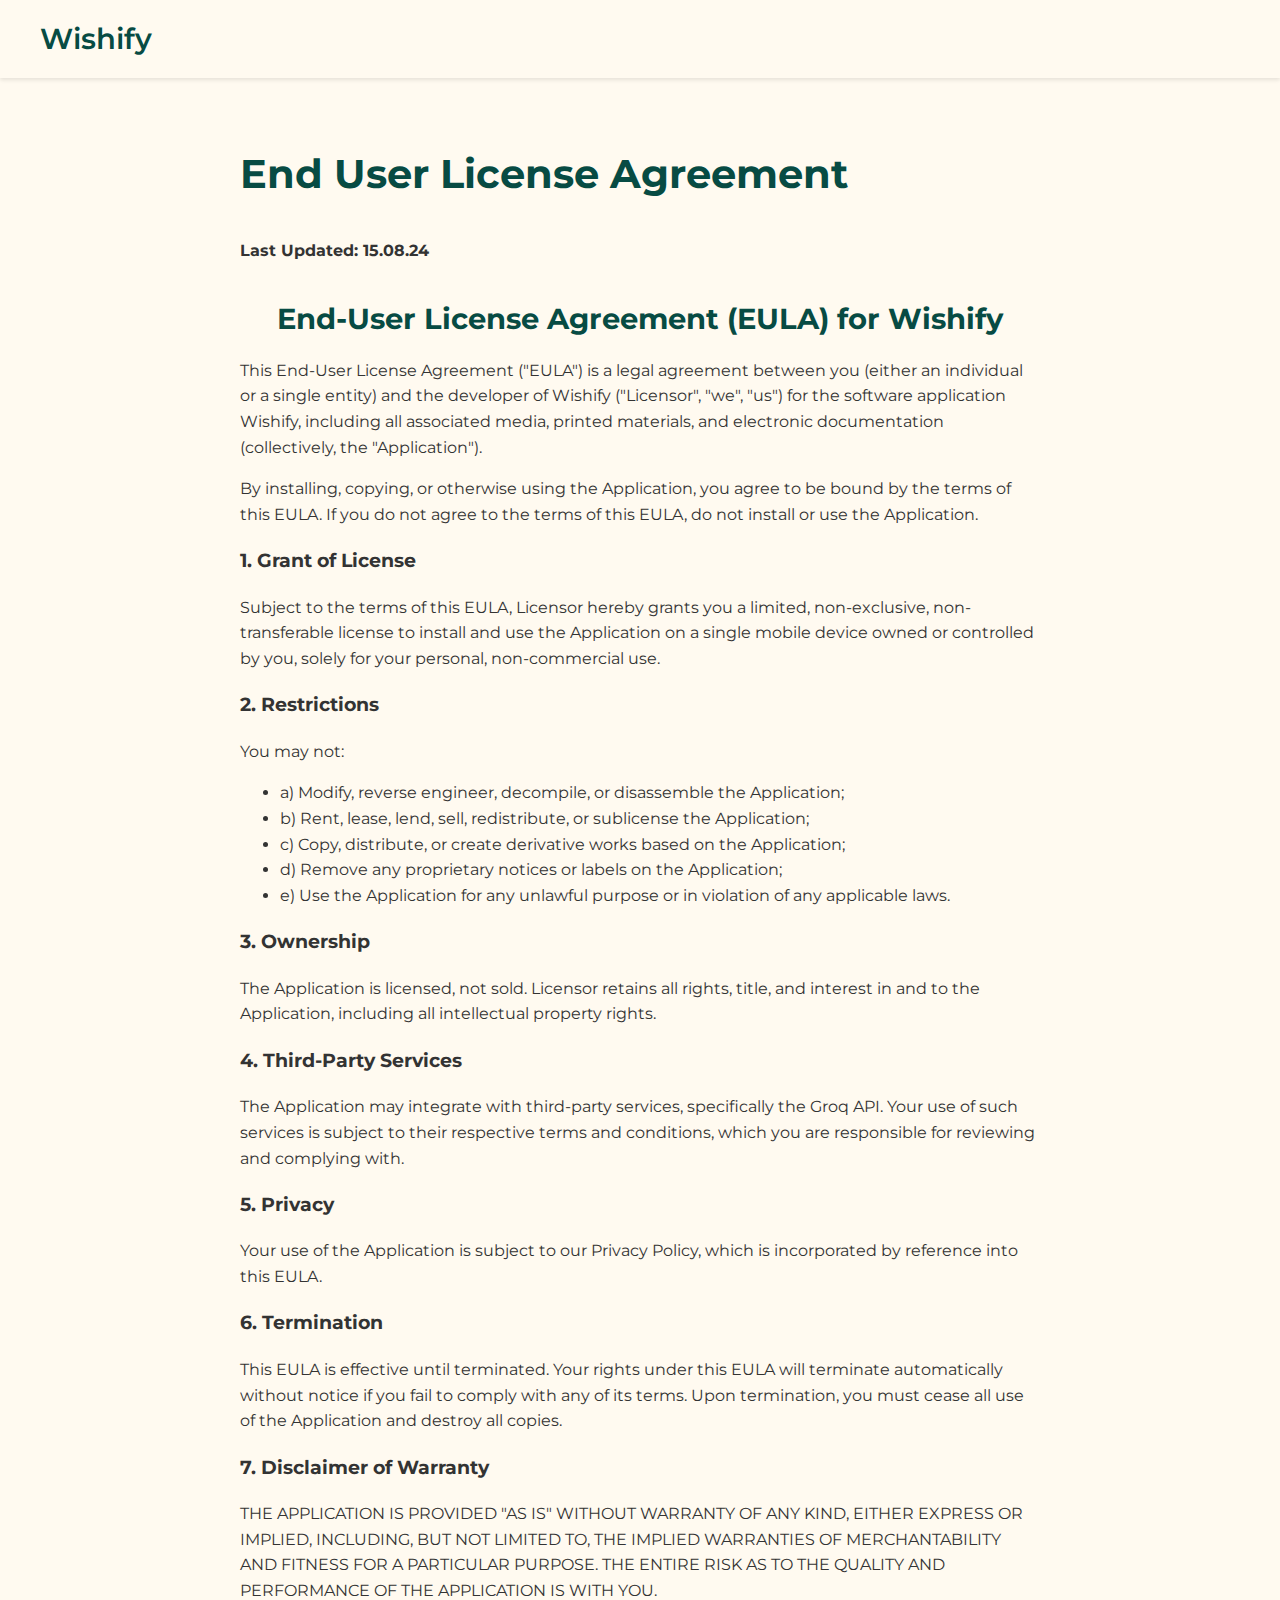
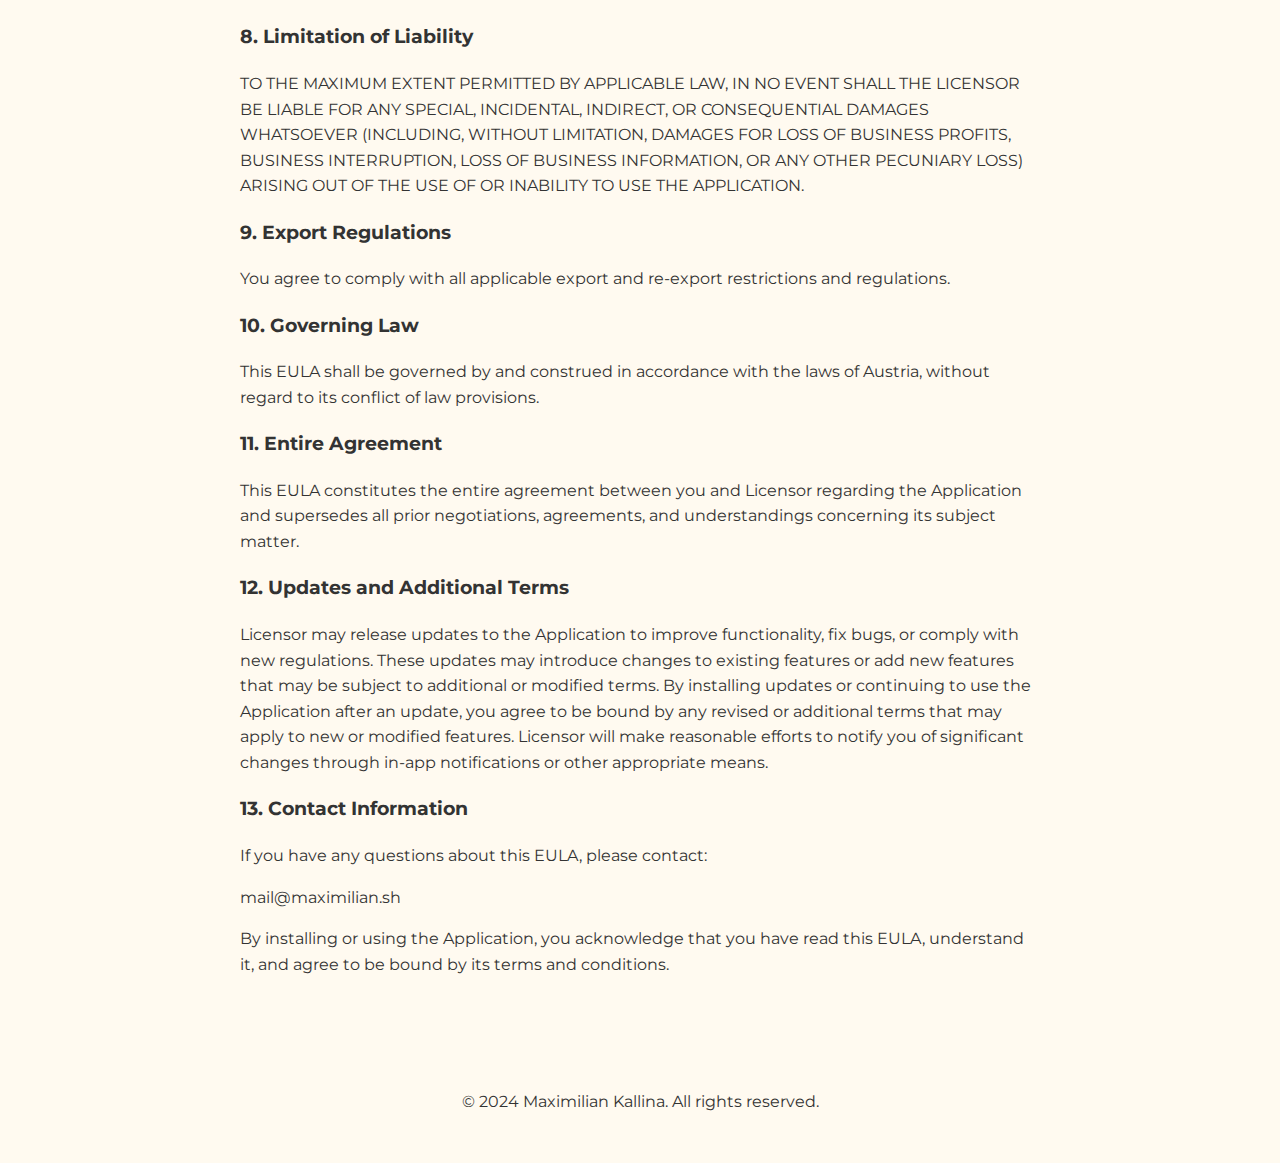
<file: eula.html>
<!DOCTYPE html>
<html lang="en">
    <head>
        <meta charset="UTF-8" />
        <meta name="viewport" content="width=device-width, initial-scale=1.0" />
        <title>Wishify - End User License Agreement</title>
        <link href="https://fonts.googleapis.com/css2?family=Montserrat:wght@300;400;600&display=swap" rel="stylesheet" />
        <link rel="stylesheet" href="styles.css" />
    </head>
    <body>
        <header>
            <nav>
                <a href="index.html" class="logo">Wishify</a>
            </nav>
        </header>
        <main>
            <div class="legal-content">
                <h1>End User License Agreement</h1>
                <p><strong>Last Updated: 15.08.24</strong></p>

                <h2>End-User License Agreement (EULA) for Wishify</h2>
                <p>
                    This End-User License Agreement ("EULA") is a legal agreement between you (either an individual or a single entity) and
                    the developer of Wishify ("Licensor", "we", "us") for the software application Wishify, including all associated media,
                    printed materials, and electronic documentation (collectively, the "Application").
                </p>

                <p>
                    By installing, copying, or otherwise using the Application, you agree to be bound by the terms of this EULA. If you do
                    not agree to the terms of this EULA, do not install or use the Application.
                </p>

                <h3>1. Grant of License</h3>
                <p>
                    Subject to the terms of this EULA, Licensor hereby grants you a limited, non-exclusive, non-transferable license to
                    install and use the Application on a single mobile device owned or controlled by you, solely for your personal,
                    non-commercial use.
                </p>

                <h3>2. Restrictions</h3>
                <p>You may not:</p>
                <ul>
                    <li>a) Modify, reverse engineer, decompile, or disassemble the Application;</li>
                    <li>b) Rent, lease, lend, sell, redistribute, or sublicense the Application;</li>
                    <li>c) Copy, distribute, or create derivative works based on the Application;</li>
                    <li>d) Remove any proprietary notices or labels on the Application;</li>
                    <li>e) Use the Application for any unlawful purpose or in violation of any applicable laws.</li>
                </ul>

                <h3>3. Ownership</h3>
                <p>
                    The Application is licensed, not sold. Licensor retains all rights, title, and interest in and to the Application,
                    including all intellectual property rights.
                </p>

                <h3>4. Third-Party Services</h3>
                <p>
                    The Application may integrate with third-party services, specifically the Groq API. Your use of such services is subject
                    to their respective terms and conditions, which you are responsible for reviewing and complying with.
                </p>

                <h3>5. Privacy</h3>
                <p>Your use of the Application is subject to our Privacy Policy, which is incorporated by reference into this EULA.</p>

                <h3>6. Termination</h3>
                <p>
                    This EULA is effective until terminated. Your rights under this EULA will terminate automatically without notice if you
                    fail to comply with any of its terms. Upon termination, you must cease all use of the Application and destroy all
                    copies.
                </p>

                <h3>7. Disclaimer of Warranty</h3>
                <p>
                    THE APPLICATION IS PROVIDED "AS IS" WITHOUT WARRANTY OF ANY KIND, EITHER EXPRESS OR IMPLIED, INCLUDING, BUT NOT LIMITED
                    TO, THE IMPLIED WARRANTIES OF MERCHANTABILITY AND FITNESS FOR A PARTICULAR PURPOSE. THE ENTIRE RISK AS TO THE QUALITY
                    AND PERFORMANCE OF THE APPLICATION IS WITH YOU.
                </p>

                <h3>8. Limitation of Liability</h3>
                <p>
                    TO THE MAXIMUM EXTENT PERMITTED BY APPLICABLE LAW, IN NO EVENT SHALL THE LICENSOR BE LIABLE FOR ANY SPECIAL, INCIDENTAL,
                    INDIRECT, OR CONSEQUENTIAL DAMAGES WHATSOEVER (INCLUDING, WITHOUT LIMITATION, DAMAGES FOR LOSS OF BUSINESS PROFITS,
                    BUSINESS INTERRUPTION, LOSS OF BUSINESS INFORMATION, OR ANY OTHER PECUNIARY LOSS) ARISING OUT OF THE USE OF OR INABILITY
                    TO USE THE APPLICATION.
                </p>

                <h3>9. Export Regulations</h3>
                <p>You agree to comply with all applicable export and re-export restrictions and regulations.</p>

                <h3>10. Governing Law</h3>
                <p>
                    This EULA shall be governed by and construed in accordance with the laws of Austria, without regard to its conflict of
                    law provisions.
                </p>

                <h3>11. Entire Agreement</h3>
                <p>
                    This EULA constitutes the entire agreement between you and Licensor regarding the Application and supersedes all prior
                    negotiations, agreements, and understandings concerning its subject matter.
                </p>

                <h3>12. Updates and Additional Terms</h3>
                <p>
                    Licensor may release updates to the Application to improve functionality, fix bugs, or comply with new regulations.
                    These updates may introduce changes to existing features or add new features that may be subject to additional or
                    modified terms. By installing updates or continuing to use the Application after an update, you agree to be bound by any
                    revised or additional terms that may apply to new or modified features. Licensor will make reasonable efforts to notify
                    you of significant changes through in-app notifications or other appropriate means.
                </p>

                <h3>13. Contact Information</h3>
                <p>If you have any questions about this EULA, please contact:</p>
                <p><a href="mailto:mail@maximilian.sh" class="link">mail@maximilian.sh</a></p>

                <p>
                    By installing or using the Application, you acknowledge that you have read this EULA, understand it, and agree to be
                    bound by its terms and conditions.
                </p>
            </div>
        </main>
        <footer>
            <p>&copy; 2024 <a href="https://maximilian.sh" class="link">Maximilian Kallina</a>. All rights reserved.</p>
        </footer>
    </body>
</html>
</file>
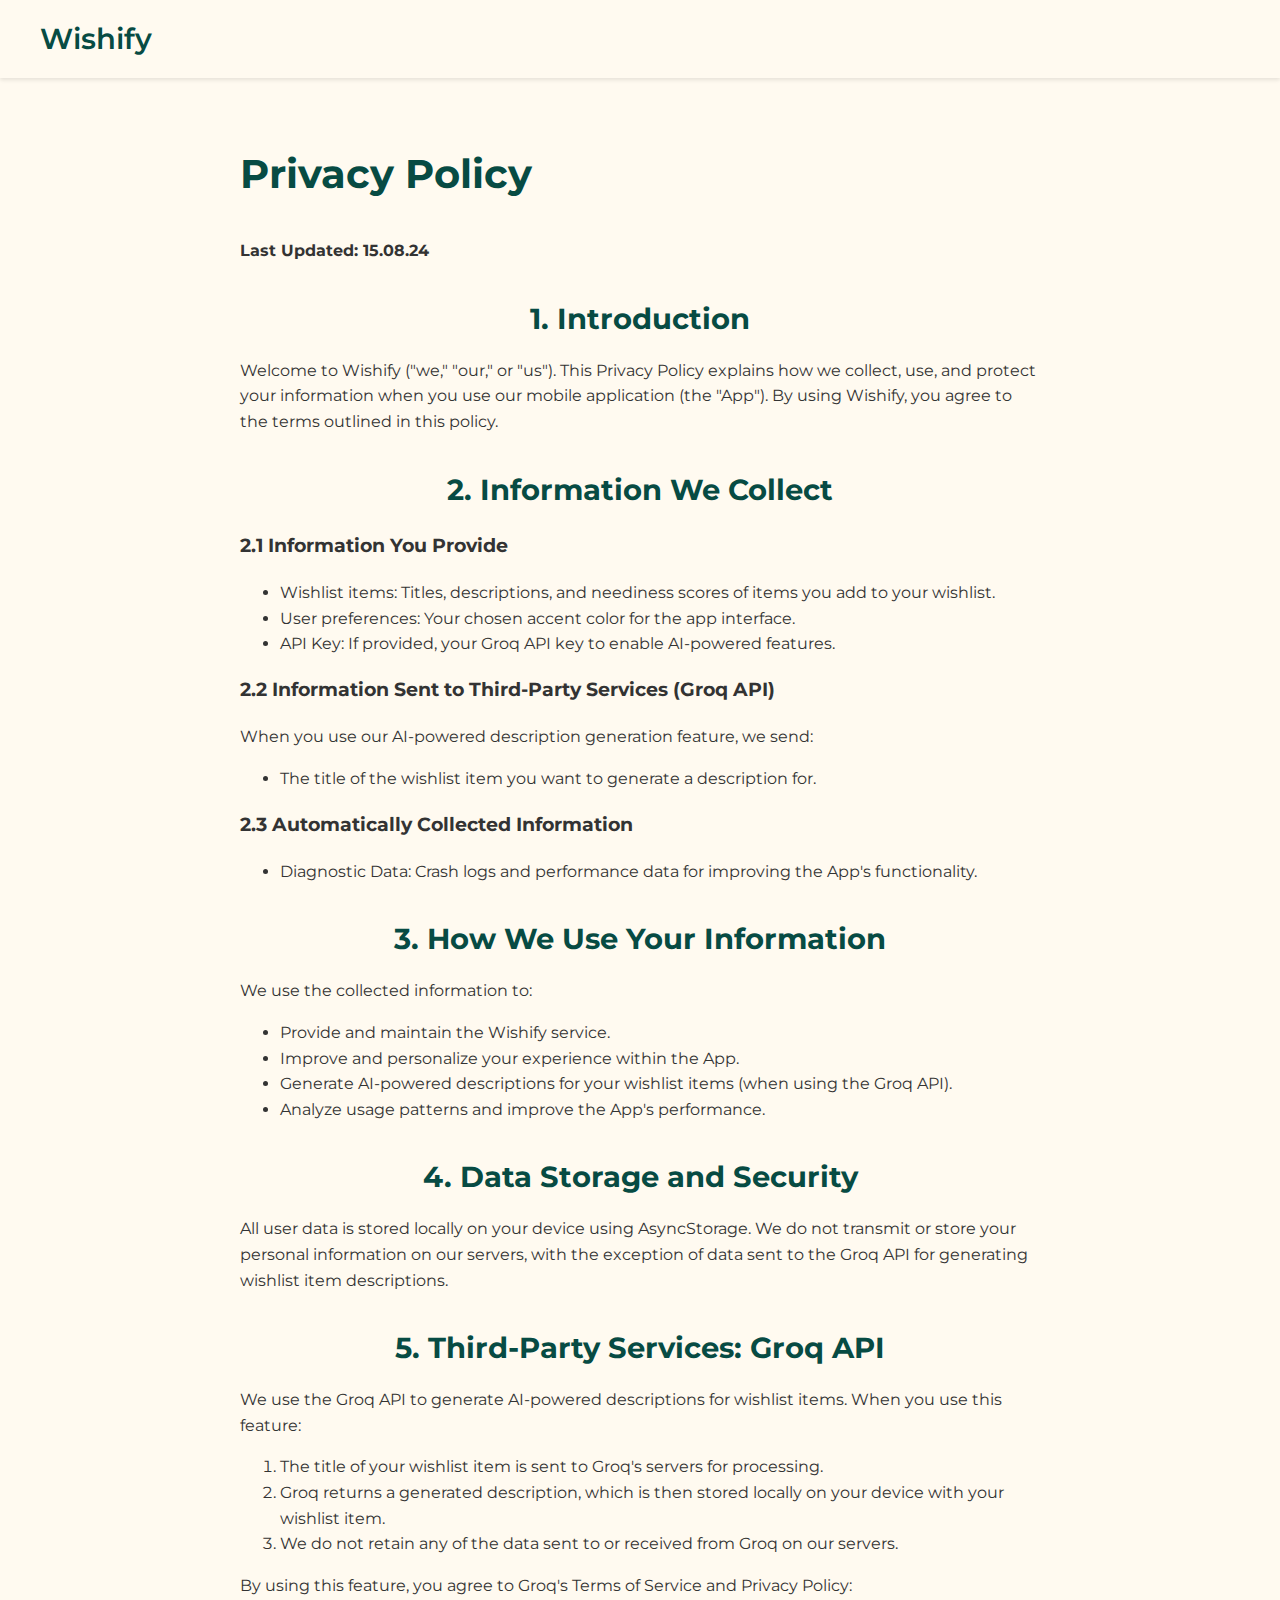
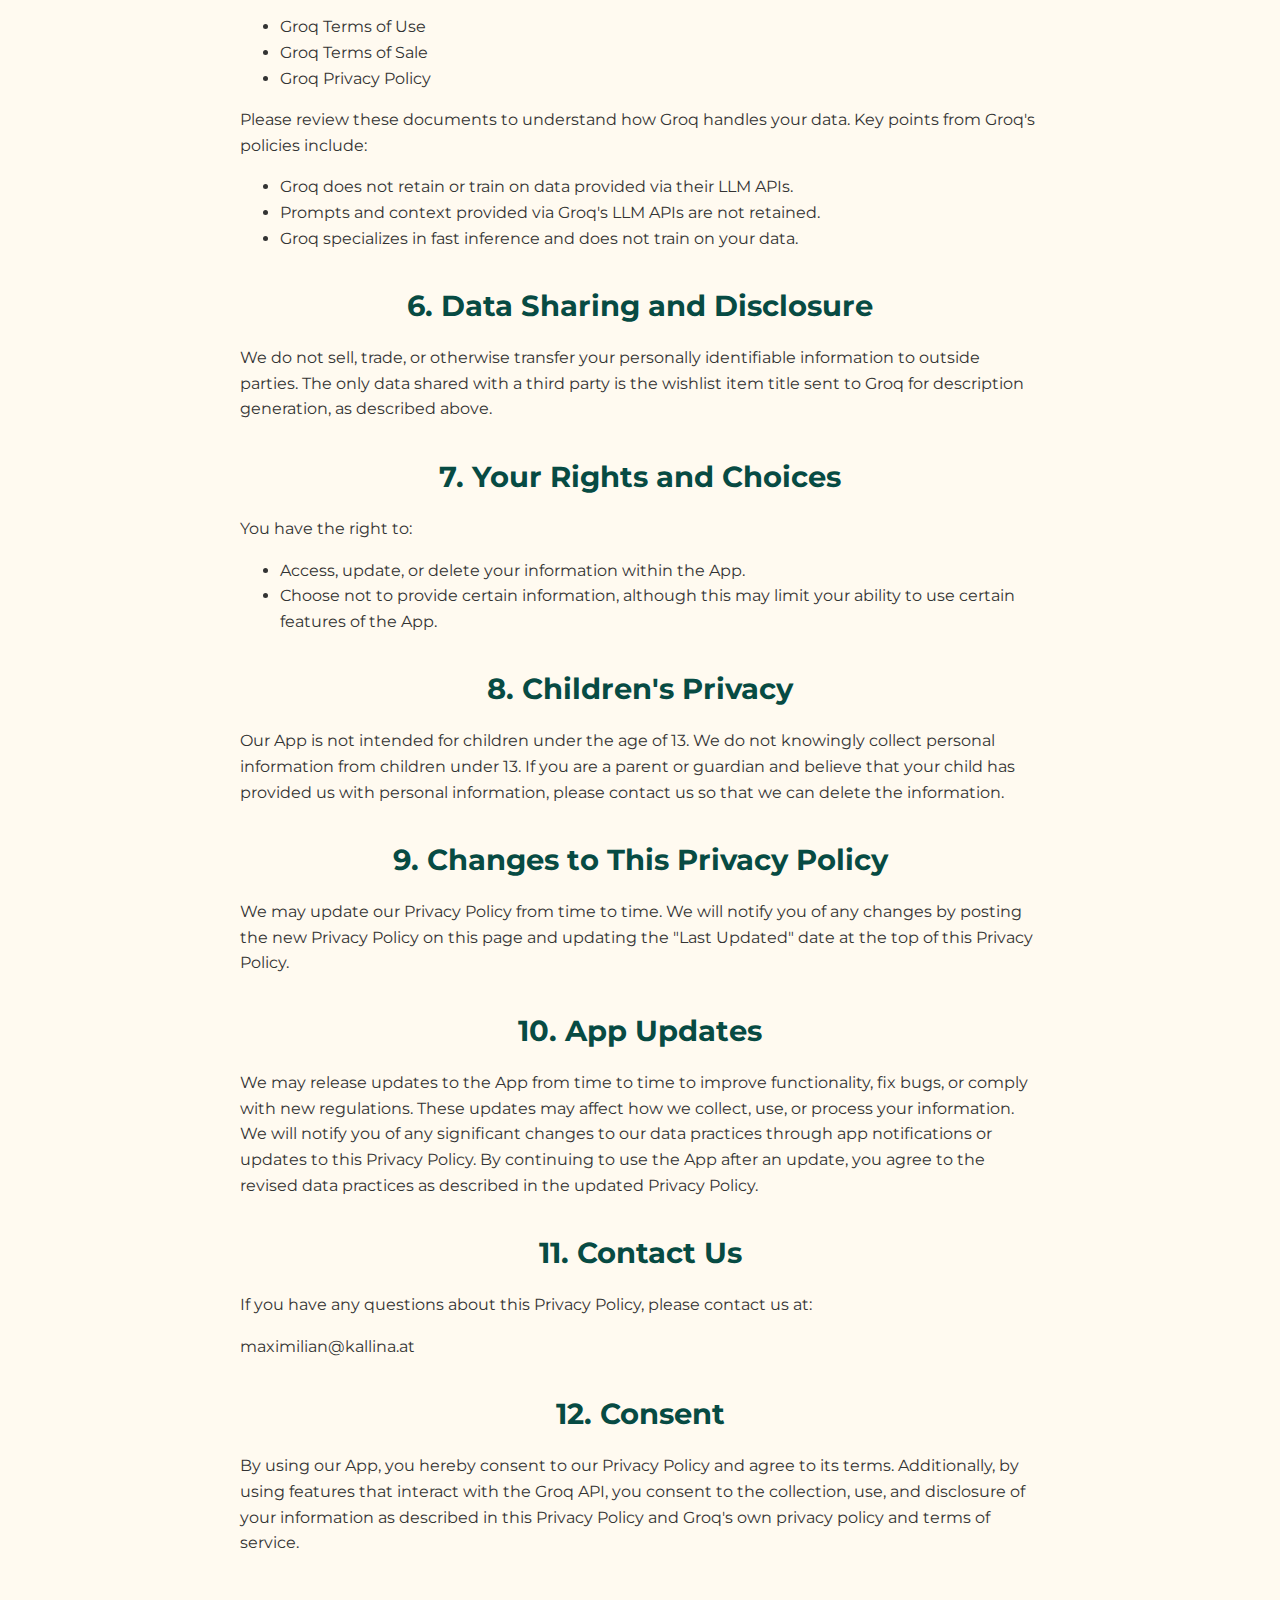
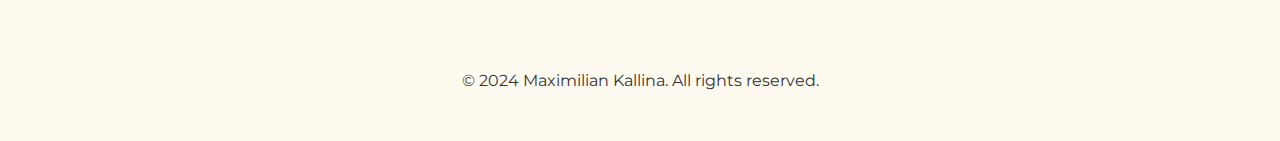
<file: privacy.html>
<!DOCTYPE html>
<html lang="en">
    <head>
        <meta charset="UTF-8" />
        <meta name="viewport" content="width=device-width, initial-scale=1.0" />
        <title>Wishify - Privacy Policy</title>
        <link href="https://fonts.googleapis.com/css2?family=Montserrat:wght@300;400;600&display=swap" rel="stylesheet" />
        <link rel="stylesheet" href="styles.css" />
    </head>
    <body>
        <header>
            <nav>
                <a href="index.html" class="logo">Wishify</a>
            </nav>
        </header>
        <main>
            <div class="legal-content">
                <h1>Privacy Policy</h1>
                <p><strong>Last Updated: 15.08.24</strong></p>

                <h2>1. Introduction</h2>
                <p>
                    Welcome to Wishify ("we," "our," or "us"). This Privacy Policy explains how we collect, use, and protect your
                    information when you use our mobile application (the "App"). By using Wishify, you agree to the terms outlined in this
                    policy.
                </p>

                <h2>2. Information We Collect</h2>
                <h3>2.1 Information You Provide</h3>
                <ul>
                    <li>Wishlist items: Titles, descriptions, and neediness scores of items you add to your wishlist.</li>
                    <li>User preferences: Your chosen accent color for the app interface.</li>
                    <li>API Key: If provided, your Groq API key to enable AI-powered features.</li>
                </ul>

                <h3>2.2 Information Sent to Third-Party Services (Groq API)</h3>
                <p>When you use our AI-powered description generation feature, we send:</p>
                <ul>
                    <li>The title of the wishlist item you want to generate a description for.</li>
                </ul>

                <h3>2.3 Automatically Collected Information</h3>
                <ul>
                    <li>Diagnostic Data: Crash logs and performance data for improving the App's functionality.</li>
                </ul>

                <h2>3. How We Use Your Information</h2>
                <p>We use the collected information to:</p>
                <ul>
                    <li>Provide and maintain the Wishify service.</li>
                    <li>Improve and personalize your experience within the App.</li>
                    <li>Generate AI-powered descriptions for your wishlist items (when using the Groq API).</li>
                    <li>Analyze usage patterns and improve the App's performance.</li>
                </ul>

                <h2>4. Data Storage and Security</h2>
                <p>
                    All user data is stored locally on your device using AsyncStorage. We do not transmit or store your personal information
                    on our servers, with the exception of data sent to the Groq API for generating wishlist item descriptions.
                </p>

                <h2>5. Third-Party Services: Groq API</h2>
                <p>We use the Groq API to generate AI-powered descriptions for wishlist items. When you use this feature:</p>
                <ol>
                    <li>The title of your wishlist item is sent to Groq's servers for processing.</li>
                    <li>Groq returns a generated description, which is then stored locally on your device with your wishlist item.</li>
                    <li>We do not retain any of the data sent to or received from Groq on our servers.</li>
                </ol>
                <p>By using this feature, you agree to Groq's Terms of Service and Privacy Policy:</p>
                <ul>
                    <li><a href="https://groq.com/terms-of-use/" class="link">Groq Terms of Use</a></li>
                    <li><a href="https://groq.com/terms-of-sale/" class="link">Groq Terms of Sale</a></li>
                    <li><a href="https://groq.com/privacy-policy/" class="link">Groq Privacy Policy</a></li>
                </ul>
                <p>Please review these documents to understand how Groq handles your data. Key points from Groq's policies include:</p>
                <ul>
                    <li>Groq does not retain or train on data provided via their LLM APIs.</li>
                    <li>Prompts and context provided via Groq's LLM APIs are not retained.</li>
                    <li>Groq specializes in fast inference and does not train on your data.</li>
                </ul>

                <h2>6. Data Sharing and Disclosure</h2>
                <p>
                    We do not sell, trade, or otherwise transfer your personally identifiable information to outside parties. The only data
                    shared with a third party is the wishlist item title sent to Groq for description generation, as described above.
                </p>

                <h2>7. Your Rights and Choices</h2>
                <p>You have the right to:</p>
                <ul>
                    <li>Access, update, or delete your information within the App.</li>
                    <li>
                        Choose not to provide certain information, although this may limit your ability to use certain features of the App.
                    </li>
                </ul>

                <h2>8. Children's Privacy</h2>
                <p>
                    Our App is not intended for children under the age of 13. We do not knowingly collect personal information from children
                    under 13. If you are a parent or guardian and believe that your child has provided us with personal information, please
                    contact us so that we can delete the information.
                </p>

                <h2>9. Changes to This Privacy Policy</h2>
                <p>
                    We may update our Privacy Policy from time to time. We will notify you of any changes by posting the new Privacy Policy
                    on this page and updating the "Last Updated" date at the top of this Privacy Policy.
                </p>

                <h2>10. App Updates</h2>
                <p>
                    We may release updates to the App from time to time to improve functionality, fix bugs, or comply with new regulations.
                    These updates may affect how we collect, use, or process your information. We will notify you of any significant changes
                    to our data practices through app notifications or updates to this Privacy Policy. By continuing to use the App after an
                    update, you agree to the revised data practices as described in the updated Privacy Policy.
                </p>

                <h2>11. Contact Us</h2>
                <p>If you have any questions about this Privacy Policy, please contact us at:</p>
                <p><a href="mailto:maximilian@kallina.at" class="link">maximilian@kallina.at</a></p>

                <h2>12. Consent</h2>
                <p>
                    By using our App, you hereby consent to our Privacy Policy and agree to its terms. Additionally, by using features that
                    interact with the Groq API, you consent to the collection, use, and disclosure of your information as described in this
                    Privacy Policy and Groq's own privacy policy and terms of service.
                </p>
            </div>
        </main>
        <footer>
            <p>&copy; 2024 <a href="https://maximilian.sh" class="link">Maximilian Kallina</a>. All rights reserved.</p>
        </footer>
    </body>
</html>
</file>
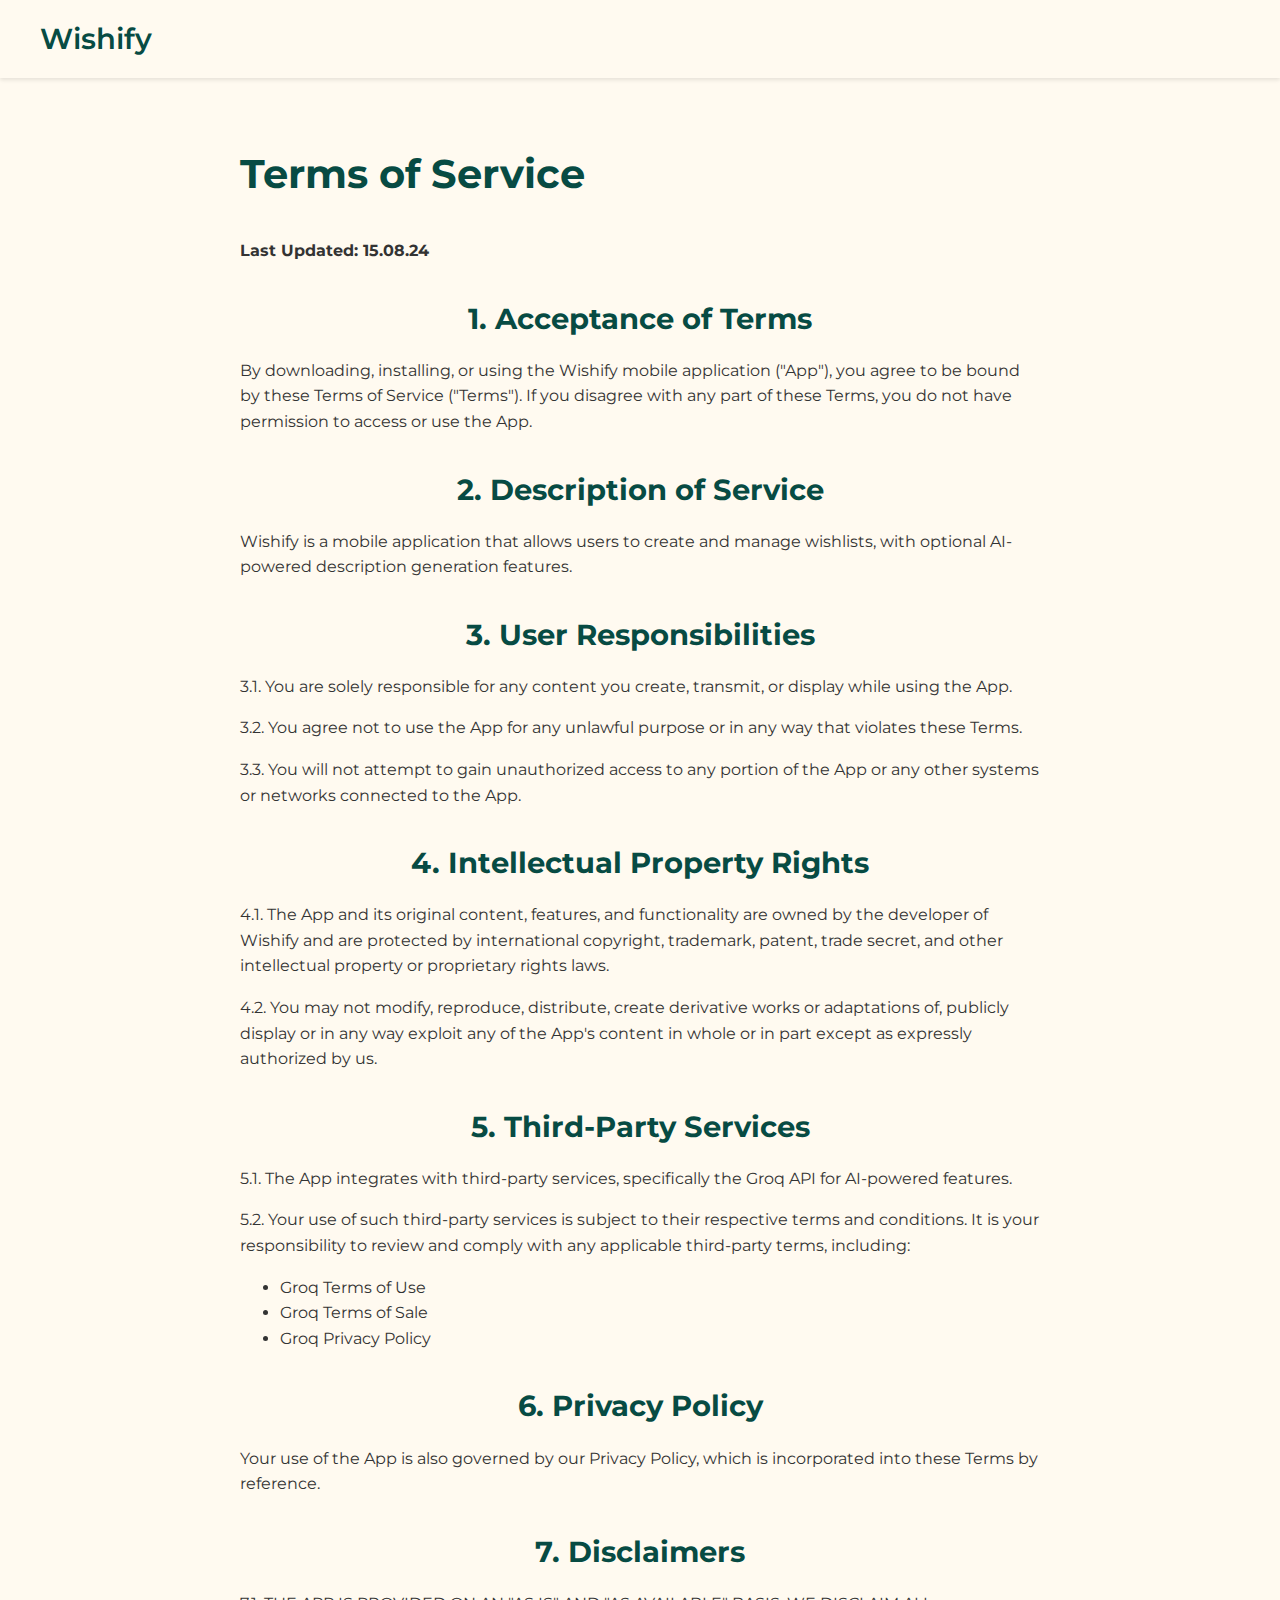
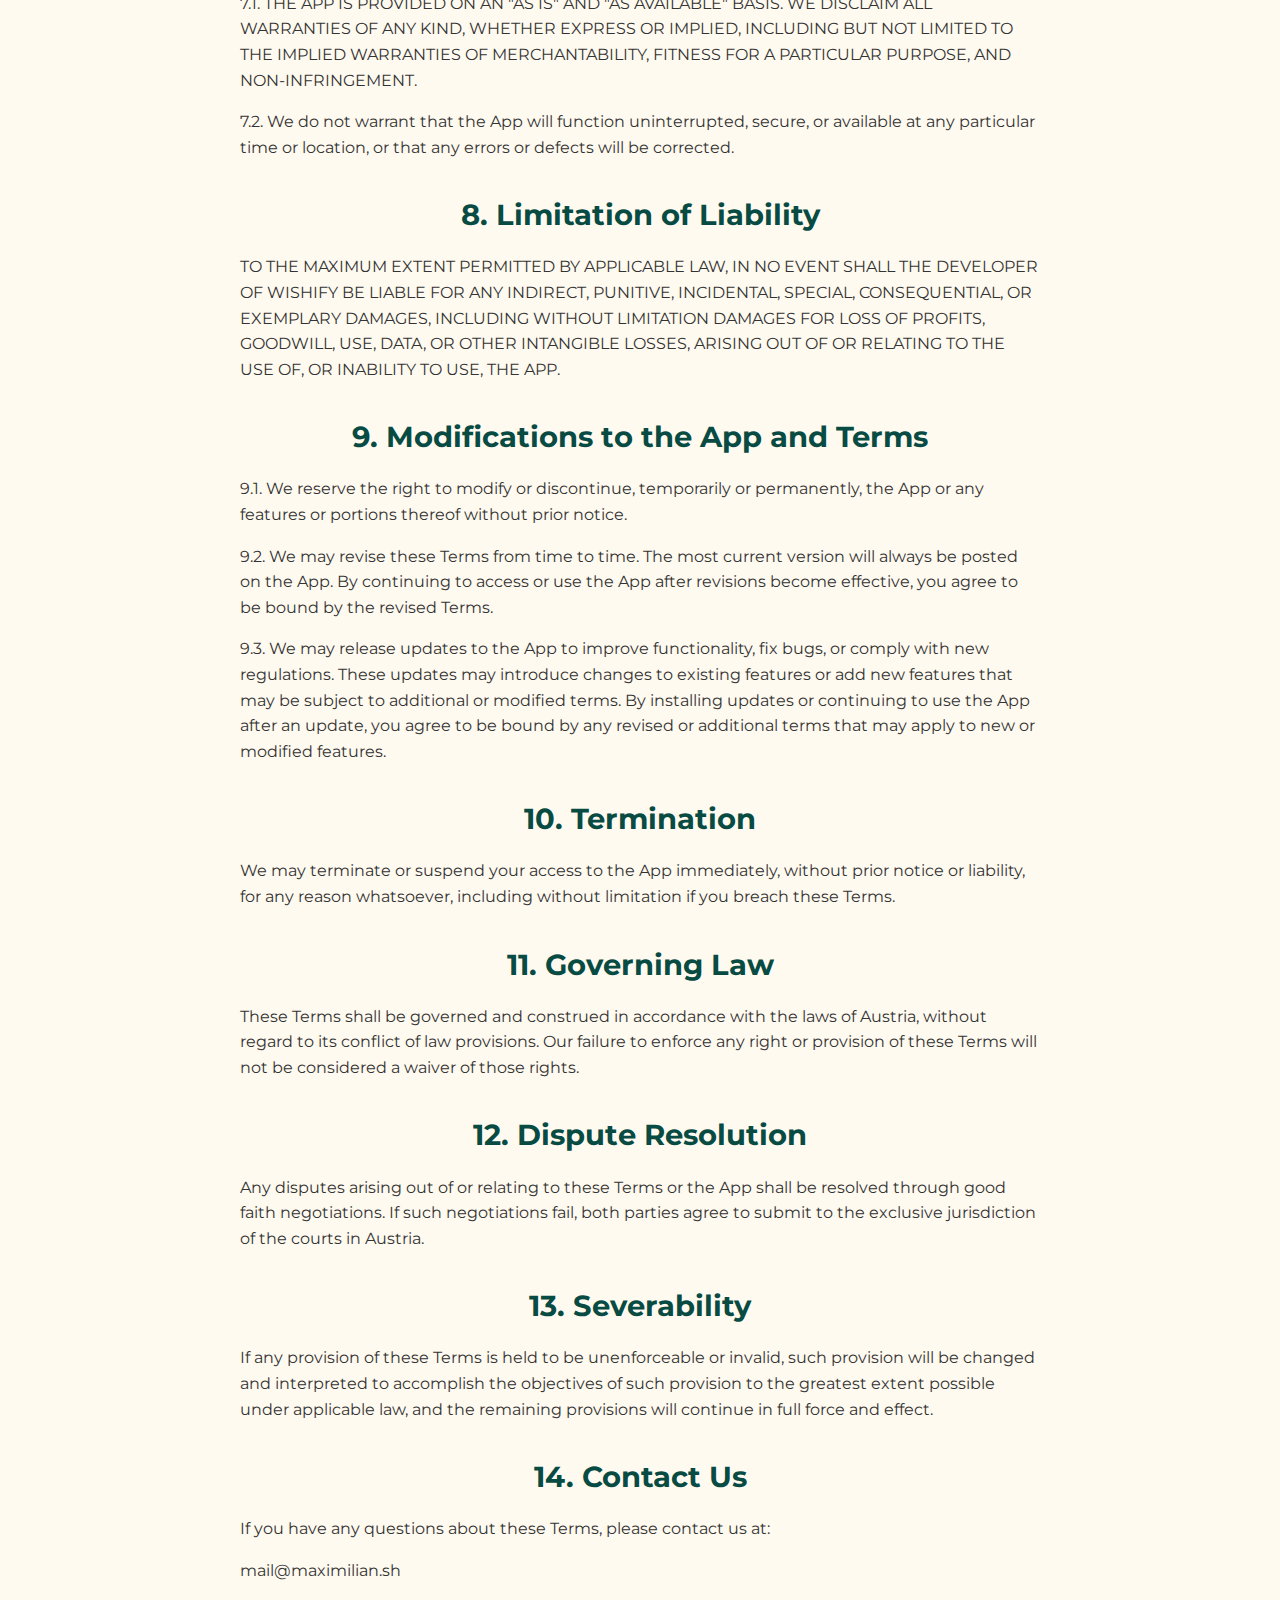
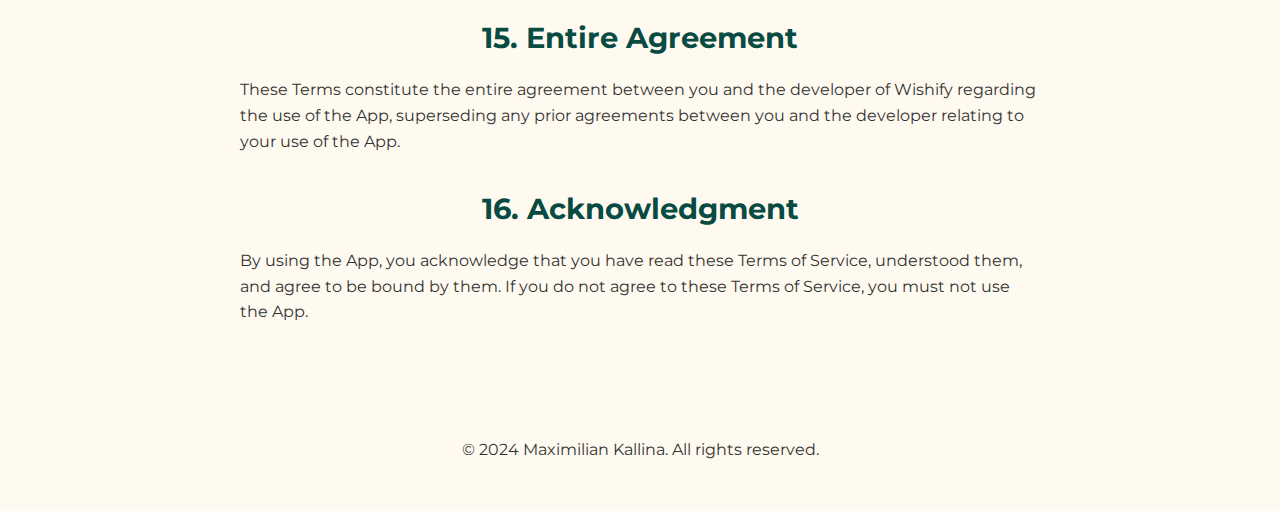
<file: termsofservice.html>
<!DOCTYPE html>
<html lang="en">
    <head>
        <meta charset="UTF-8" />
        <meta name="viewport" content="width=device-width, initial-scale=1.0" />
        <title>Wishify - Terms of Service</title>
        <link href="https://fonts.googleapis.com/css2?family=Montserrat:wght@300;400;600&display=swap" rel="stylesheet" />
        <link rel="stylesheet" href="styles.css" />
    </head>
    <body>
        <header>
            <nav>
                <a href="index.html" class="logo">Wishify</a>
            </nav>
        </header>
        <main>
            <div class="legal-content">
                <h1>Terms of Service</h1>
                <p><strong>Last Updated: 15.08.24</strong></p>

                <h2>1. Acceptance of Terms</h2>
                <p>
                    By downloading, installing, or using the Wishify mobile application ("App"), you agree to be bound by these Terms of
                    Service ("Terms"). If you disagree with any part of these Terms, you do not have permission to access or use the App.
                </p>

                <h2>2. Description of Service</h2>
                <p>
                    Wishify is a mobile application that allows users to create and manage wishlists, with optional AI-powered description
                    generation features.
                </p>

                <h2>3. User Responsibilities</h2>
                <p>3.1. You are solely responsible for any content you create, transmit, or display while using the App.</p>
                <p>3.2. You agree not to use the App for any unlawful purpose or in any way that violates these Terms.</p>
                <p>
                    3.3. You will not attempt to gain unauthorized access to any portion of the App or any other systems or networks
                    connected to the App.
                </p>

                <h2>4. Intellectual Property Rights</h2>
                <p>
                    4.1. The App and its original content, features, and functionality are owned by the developer of Wishify and are
                    protected by international copyright, trademark, patent, trade secret, and other intellectual property or proprietary
                    rights laws.
                </p>
                <p>
                    4.2. You may not modify, reproduce, distribute, create derivative works or adaptations of, publicly display or in any
                    way exploit any of the App's content in whole or in part except as expressly authorized by us.
                </p>

                <h2>5. Third-Party Services</h2>
                <p>5.1. The App integrates with third-party services, specifically the Groq API for AI-powered features.</p>
                <p>
                    5.2. Your use of such third-party services is subject to their respective terms and conditions. It is your
                    responsibility to review and comply with any applicable third-party terms, including:
                </p>
                <ul>
                    <li><a href="https://wow.groq.com/terms-of-use/" class="link">Groq Terms of Use</a></li>
                    <li><a href="https://console.groq.com/docs/terms-of-sale" class="link">Groq Terms of Sale</a></li>
                    <li><a href="https://wow.groq.com/privacy-policy/" class="link">Groq Privacy Policy</a></li>
                </ul>

                <h2>6. Privacy Policy</h2>
                <p>Your use of the App is also governed by our Privacy Policy, which is incorporated into these Terms by reference.</p>

                <h2>7. Disclaimers</h2>
                <p>
                    7.1. THE APP IS PROVIDED ON AN "AS IS" AND "AS AVAILABLE" BASIS. WE DISCLAIM ALL WARRANTIES OF ANY KIND, WHETHER EXPRESS
                    OR IMPLIED, INCLUDING BUT NOT LIMITED TO THE IMPLIED WARRANTIES OF MERCHANTABILITY, FITNESS FOR A PARTICULAR PURPOSE,
                    AND NON-INFRINGEMENT.
                </p>
                <p>
                    7.2. We do not warrant that the App will function uninterrupted, secure, or available at any particular time or
                    location, or that any errors or defects will be corrected.
                </p>

                <h2>8. Limitation of Liability</h2>
                <p>
                    TO THE MAXIMUM EXTENT PERMITTED BY APPLICABLE LAW, IN NO EVENT SHALL THE DEVELOPER OF WISHIFY BE LIABLE FOR ANY
                    INDIRECT, PUNITIVE, INCIDENTAL, SPECIAL, CONSEQUENTIAL, OR EXEMPLARY DAMAGES, INCLUDING WITHOUT LIMITATION DAMAGES FOR
                    LOSS OF PROFITS, GOODWILL, USE, DATA, OR OTHER INTANGIBLE LOSSES, ARISING OUT OF OR RELATING TO THE USE OF, OR INABILITY
                    TO USE, THE APP.
                </p>

                <h2>9. Modifications to the App and Terms</h2>
                <p>
                    9.1. We reserve the right to modify or discontinue, temporarily or permanently, the App or any features or portions
                    thereof without prior notice.
                </p>
                <p>
                    9.2. We may revise these Terms from time to time. The most current version will always be posted on the App. By
                    continuing to access or use the App after revisions become effective, you agree to be bound by the revised Terms.
                </p>
                <p>
                    9.3. We may release updates to the App to improve functionality, fix bugs, or comply with new regulations. These updates
                    may introduce changes to existing features or add new features that may be subject to additional or modified terms. By
                    installing updates or continuing to use the App after an update, you agree to be bound by any revised or additional
                    terms that may apply to new or modified features.
                </p>

                <h2>10. Termination</h2>
                <p>
                    We may terminate or suspend your access to the App immediately, without prior notice or liability, for any reason
                    whatsoever, including without limitation if you breach these Terms.
                </p>

                <h2>11. Governing Law</h2>
                <p>
                    These Terms shall be governed and construed in accordance with the laws of Austria, without regard to its conflict of
                    law provisions. Our failure to enforce any right or provision of these Terms will not be considered a waiver of those
                    rights.
                </p>

                <h2>12. Dispute Resolution</h2>
                <p>
                    Any disputes arising out of or relating to these Terms or the App shall be resolved through good faith negotiations. If
                    such negotiations fail, both parties agree to submit to the exclusive jurisdiction of the courts in Austria.
                </p>

                <h2>13. Severability</h2>
                <p>
                    If any provision of these Terms is held to be unenforceable or invalid, such provision will be changed and interpreted
                    to accomplish the objectives of such provision to the greatest extent possible under applicable law, and the remaining
                    provisions will continue in full force and effect.
                </p>

                <h2>14. Contact Us</h2>
                <p>If you have any questions about these Terms, please contact us at:</p>
                <p><a href="mailto:mail@maximilian.sh" class="link">mail@maximilian.sh</a></p>

                <h2>15. Entire Agreement</h2>
                <p>
                    These Terms constitute the entire agreement between you and the developer of Wishify regarding the use of the App,
                    superseding any prior agreements between you and the developer relating to your use of the App.
                </p>

                <h2>16. Acknowledgment</h2>
                <p>
                    By using the App, you acknowledge that you have read these Terms of Service, understood them, and agree to be bound by
                    them. If you do not agree to these Terms of Service, you must not use the App.
                </p>
            </div>
        </main>
        <footer>
            <p>&copy; 2024 <a href="https://maximilian.sh" class="link">Maximilian Kallina</a>. All rights reserved.</p>
        </footer>
    </body>
</html>
</file>
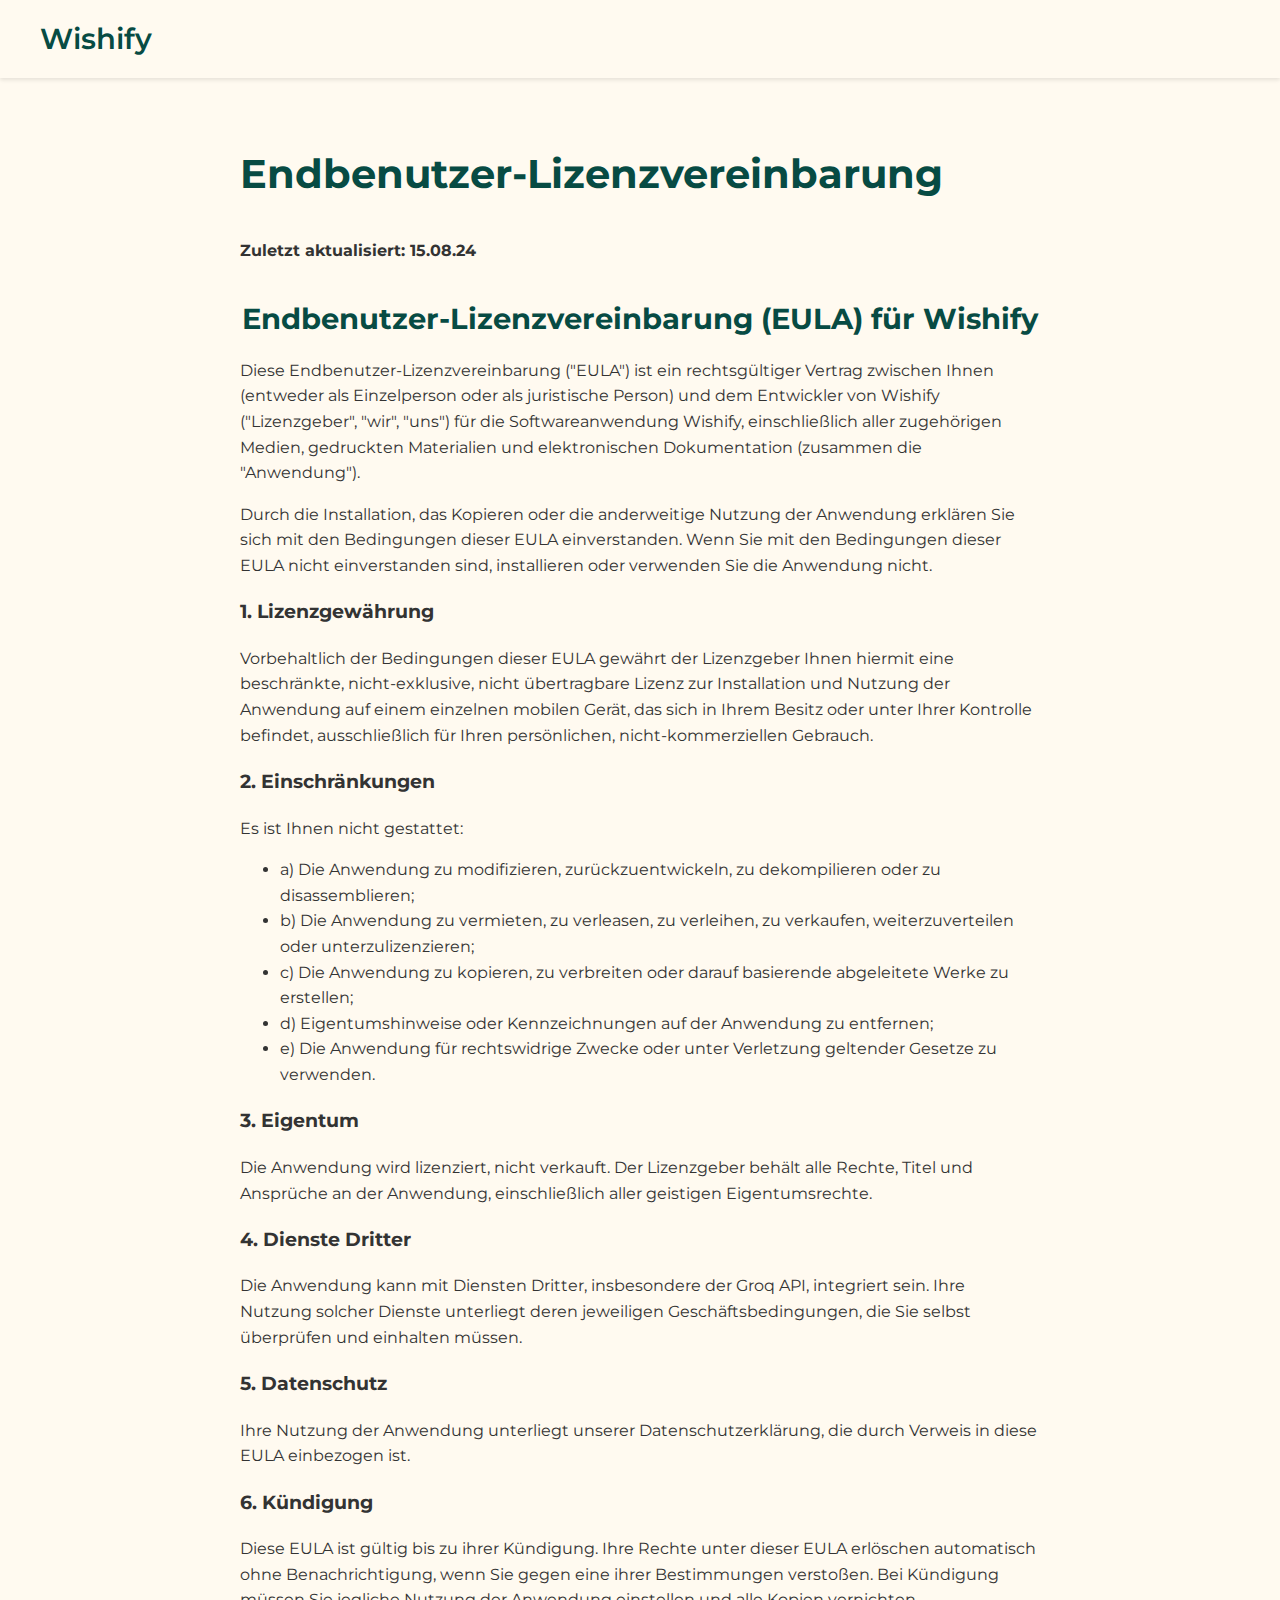
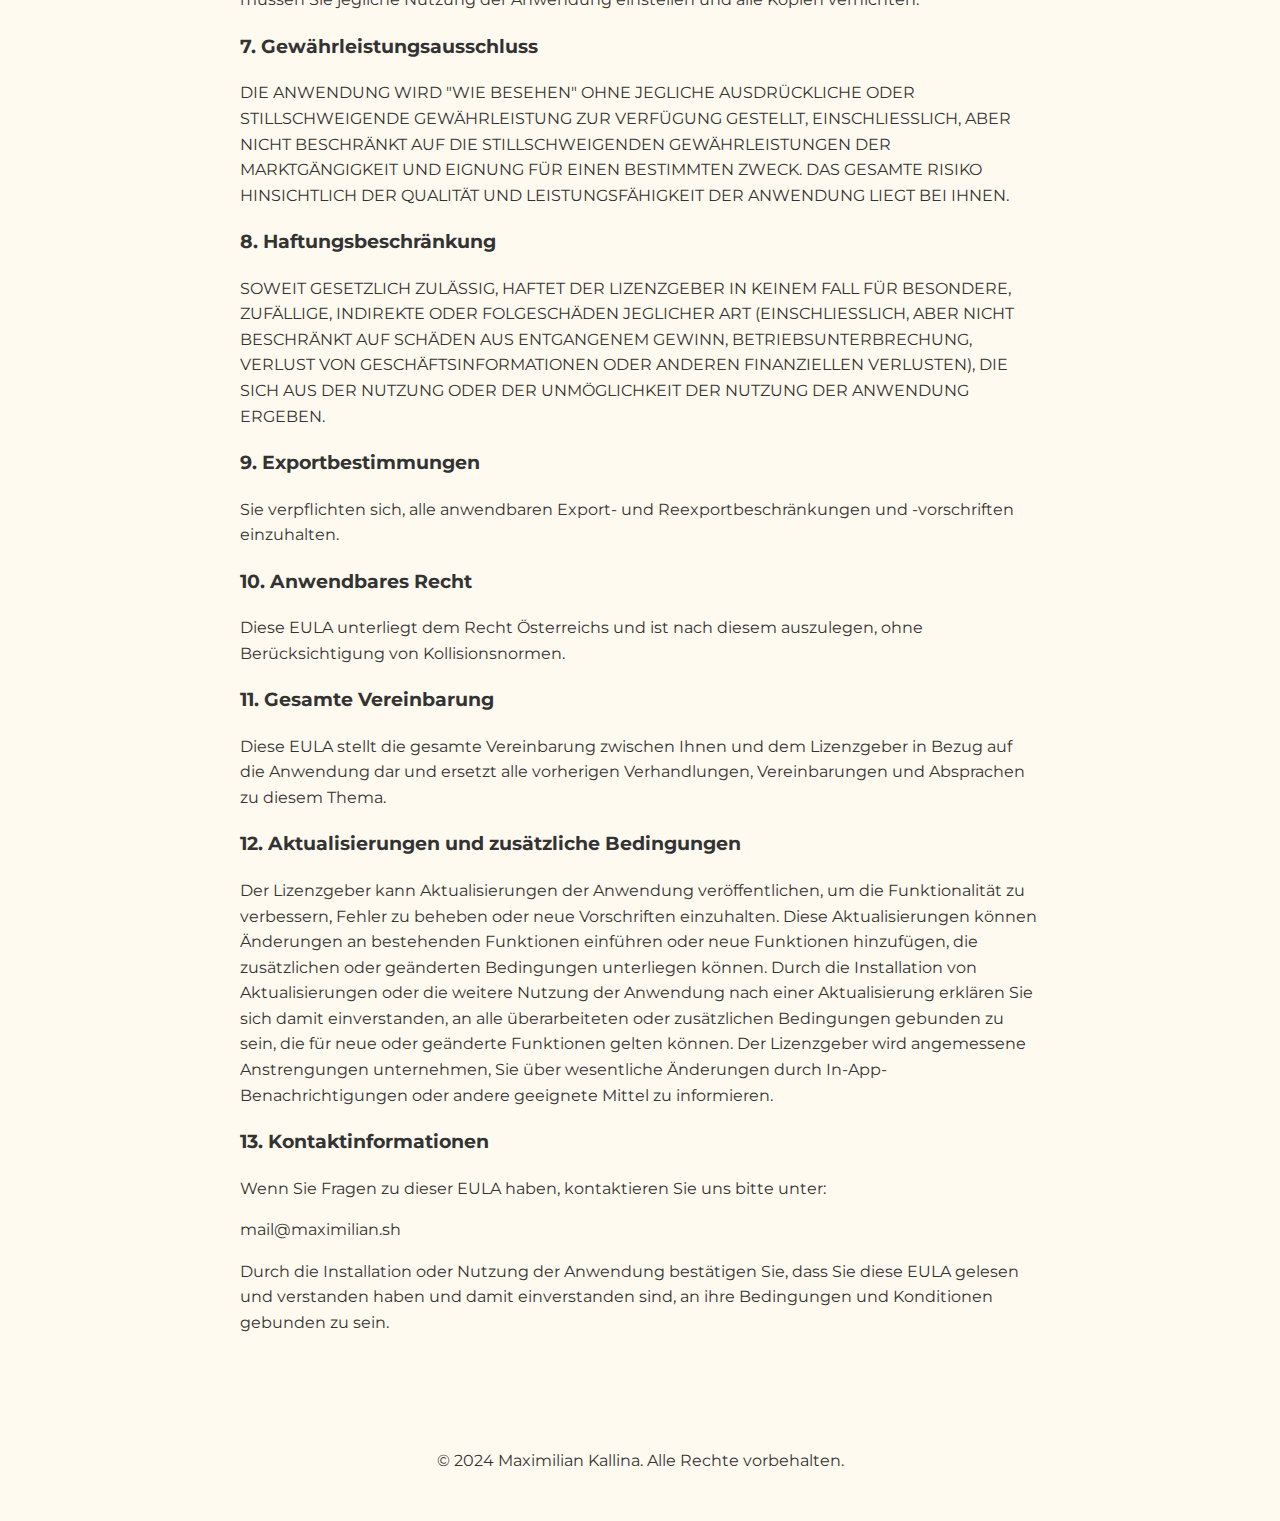
<file: de/eula.html>
<!DOCTYPE html>
<html lang="de">
    <head>
        <meta charset="UTF-8" />
        <meta name="viewport" content="width=device-width, initial-scale=1.0" />
        <title>Wishify - Endbenutzer-Lizenzvereinbarung</title>
        <link href="https://fonts.googleapis.com/css2?family=Montserrat:wght@300;400;600&display=swap" rel="stylesheet" />
        <link rel="stylesheet" href="../styles.css" />
    </head>
    <body>
        <header>
            <nav>
                <a href="index.html" class="logo">Wishify</a>
            </nav>
        </header>
        <main>
            <div class="legal-content">
                <h1>Endbenutzer-Lizenzvereinbarung</h1>
                <p><strong>Zuletzt aktualisiert: 15.08.24</strong></p>

                <h2>Endbenutzer-Lizenzvereinbarung (EULA) für Wishify</h2>
                <p>
                    Diese Endbenutzer-Lizenzvereinbarung ("EULA") ist ein rechtsgültiger Vertrag zwischen Ihnen (entweder als Einzelperson
                    oder als juristische Person) und dem Entwickler von Wishify ("Lizenzgeber", "wir", "uns") für die Softwareanwendung
                    Wishify, einschließlich aller zugehörigen Medien, gedruckten Materialien und elektronischen Dokumentation (zusammen die
                    "Anwendung").
                </p>

                <p>
                    Durch die Installation, das Kopieren oder die anderweitige Nutzung der Anwendung erklären Sie sich mit den Bedingungen
                    dieser EULA einverstanden. Wenn Sie mit den Bedingungen dieser EULA nicht einverstanden sind, installieren oder
                    verwenden Sie die Anwendung nicht.
                </p>

                <h3>1. Lizenzgewährung</h3>
                <p>
                    Vorbehaltlich der Bedingungen dieser EULA gewährt der Lizenzgeber Ihnen hiermit eine beschränkte, nicht-exklusive, nicht
                    übertragbare Lizenz zur Installation und Nutzung der Anwendung auf einem einzelnen mobilen Gerät, das sich in Ihrem
                    Besitz oder unter Ihrer Kontrolle befindet, ausschließlich für Ihren persönlichen, nicht-kommerziellen Gebrauch.
                </p>

                <h3>2. Einschränkungen</h3>
                <p>Es ist Ihnen nicht gestattet:</p>
                <ul>
                    <li>a) Die Anwendung zu modifizieren, zurückzuentwickeln, zu dekompilieren oder zu disassemblieren;</li>
                    <li>
                        b) Die Anwendung zu vermieten, zu verleasen, zu verleihen, zu verkaufen, weiterzuverteilen oder unterzulizenzieren;
                    </li>
                    <li>c) Die Anwendung zu kopieren, zu verbreiten oder darauf basierende abgeleitete Werke zu erstellen;</li>
                    <li>d) Eigentumshinweise oder Kennzeichnungen auf der Anwendung zu entfernen;</li>
                    <li>e) Die Anwendung für rechtswidrige Zwecke oder unter Verletzung geltender Gesetze zu verwenden.</li>
                </ul>

                <h3>3. Eigentum</h3>
                <p>
                    Die Anwendung wird lizenziert, nicht verkauft. Der Lizenzgeber behält alle Rechte, Titel und Ansprüche an der Anwendung,
                    einschließlich aller geistigen Eigentumsrechte.
                </p>

                <h3>4. Dienste Dritter</h3>
                <p>
                    Die Anwendung kann mit Diensten Dritter, insbesondere der Groq API, integriert sein. Ihre Nutzung solcher Dienste
                    unterliegt deren jeweiligen Geschäftsbedingungen, die Sie selbst überprüfen und einhalten müssen.
                </p>

                <h3>5. Datenschutz</h3>
                <p>Ihre Nutzung der Anwendung unterliegt unserer Datenschutzerklärung, die durch Verweis in diese EULA einbezogen ist.</p>

                <h3>6. Kündigung</h3>
                <p>
                    Diese EULA ist gültig bis zu ihrer Kündigung. Ihre Rechte unter dieser EULA erlöschen automatisch ohne Benachrichtigung,
                    wenn Sie gegen eine ihrer Bestimmungen verstoßen. Bei Kündigung müssen Sie jegliche Nutzung der Anwendung einstellen und
                    alle Kopien vernichten.
                </p>

                <h3>7. Gewährleistungsausschluss</h3>
                <p>
                    DIE ANWENDUNG WIRD "WIE BESEHEN" OHNE JEGLICHE AUSDRÜCKLICHE ODER STILLSCHWEIGENDE GEWÄHRLEISTUNG ZUR VERFÜGUNG
                    GESTELLT, EINSCHLIESSLICH, ABER NICHT BESCHRÄNKT AUF DIE STILLSCHWEIGENDEN GEWÄHRLEISTUNGEN DER MARKTGÄNGIGKEIT UND
                    EIGNUNG FÜR EINEN BESTIMMTEN ZWECK. DAS GESAMTE RISIKO HINSICHTLICH DER QUALITÄT UND LEISTUNGSFÄHIGKEIT DER ANWENDUNG
                    LIEGT BEI IHNEN.
                </p>

                <h3>8. Haftungsbeschränkung</h3>
                <p>
                    SOWEIT GESETZLICH ZULÄSSIG, HAFTET DER LIZENZGEBER IN KEINEM FALL FÜR BESONDERE, ZUFÄLLIGE, INDIREKTE ODER FOLGESCHÄDEN
                    JEGLICHER ART (EINSCHLIESSLICH, ABER NICHT BESCHRÄNKT AUF SCHÄDEN AUS ENTGANGENEM GEWINN, BETRIEBSUNTERBRECHUNG, VERLUST
                    VON GESCHÄFTSINFORMATIONEN ODER ANDEREN FINANZIELLEN VERLUSTEN), DIE SICH AUS DER NUTZUNG ODER DER UNMÖGLICHKEIT DER
                    NUTZUNG DER ANWENDUNG ERGEBEN.
                </p>

                <h3>9. Exportbestimmungen</h3>
                <p>Sie verpflichten sich, alle anwendbaren Export- und Reexportbeschränkungen und -vorschriften einzuhalten.</p>

                <h3>10. Anwendbares Recht</h3>
                <p>
                    Diese EULA unterliegt dem Recht Österreichs und ist nach diesem auszulegen, ohne Berücksichtigung von Kollisionsnormen.
                </p>

                <h3>11. Gesamte Vereinbarung</h3>
                <p>
                    Diese EULA stellt die gesamte Vereinbarung zwischen Ihnen und dem Lizenzgeber in Bezug auf die Anwendung dar und ersetzt
                    alle vorherigen Verhandlungen, Vereinbarungen und Absprachen zu diesem Thema.
                </p>

                <h3>12. Aktualisierungen und zusätzliche Bedingungen</h3>
                <p>
                    Der Lizenzgeber kann Aktualisierungen der Anwendung veröffentlichen, um die Funktionalität zu verbessern, Fehler zu
                    beheben oder neue Vorschriften einzuhalten. Diese Aktualisierungen können Änderungen an bestehenden Funktionen einführen
                    oder neue Funktionen hinzufügen, die zusätzlichen oder geänderten Bedingungen unterliegen können. Durch die Installation
                    von Aktualisierungen oder die weitere Nutzung der Anwendung nach einer Aktualisierung erklären Sie sich damit
                    einverstanden, an alle überarbeiteten oder zusätzlichen Bedingungen gebunden zu sein, die für neue oder geänderte
                    Funktionen gelten können. Der Lizenzgeber wird angemessene Anstrengungen unternehmen, Sie über wesentliche Änderungen
                    durch In-App-Benachrichtigungen oder andere geeignete Mittel zu informieren.
                </p>

                <h3>13. Kontaktinformationen</h3>
                <p>Wenn Sie Fragen zu dieser EULA haben, kontaktieren Sie uns bitte unter:</p>
                <p><a href="mailto:mail@maximilian.sh" class="link">mail@maximilian.sh</a></p>

                <p>
                    Durch die Installation oder Nutzung der Anwendung bestätigen Sie, dass Sie diese EULA gelesen und verstanden haben und
                    damit einverstanden sind, an ihre Bedingungen und Konditionen gebunden zu sein.
                </p>
            </div>
        </main>
        <footer>
            <p>&copy; 2024 <a href="https://maximilian.sh" class="link">Maximilian Kallina</a>. Alle Rechte vorbehalten.</p>
        </footer>
    </body>
</html>
</file>
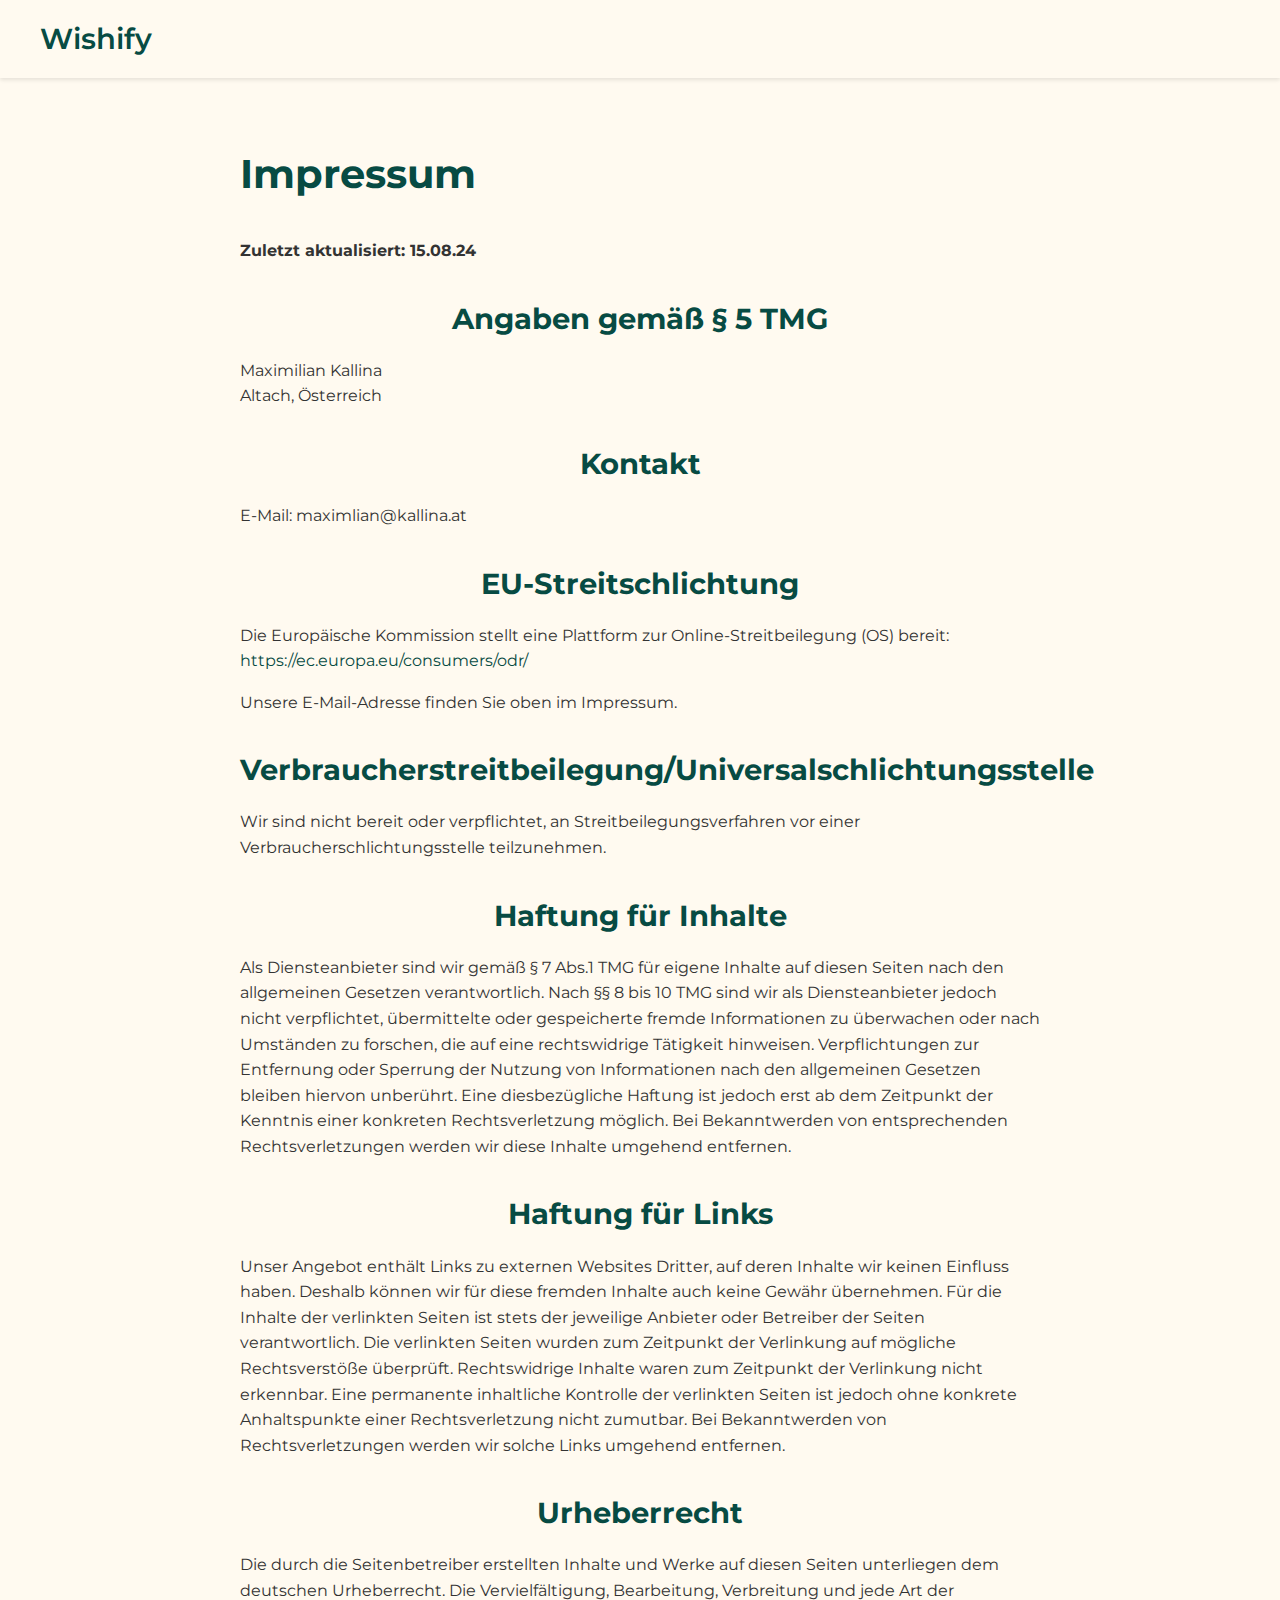
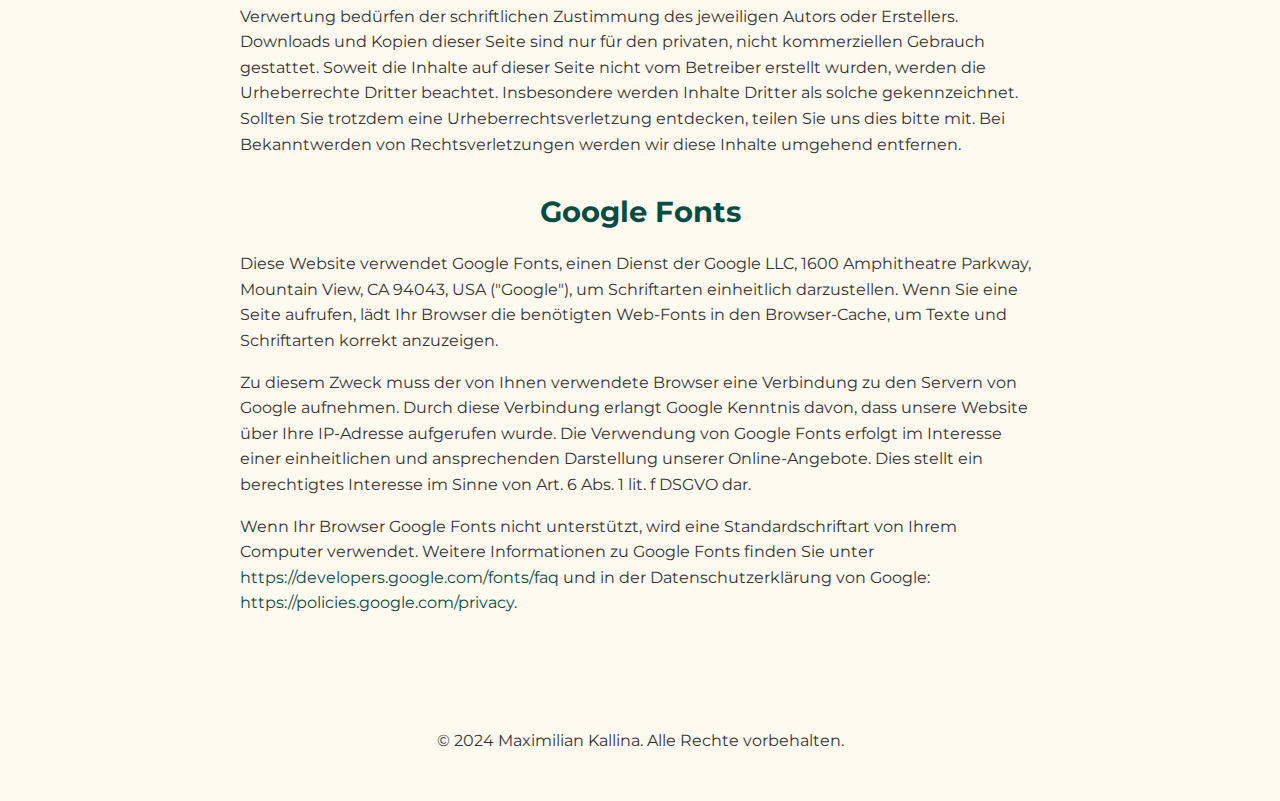
<file: de/imprint.html>
<!DOCTYPE html>
<html lang="de">
    <head>
        <meta charset="UTF-8" />
        <meta name="viewport" content="width=device-width, initial-scale=1.0" />
        <title>Wishify - Impressum</title>
        <link href="https://fonts.googleapis.com/css2?family=Montserrat:wght@300;400;600&display=swap" rel="stylesheet" />
        <link rel="stylesheet" href="../styles.css" />
    </head>
    <body>
        <header>
            <nav>
                <a href="index.html" class="logo">Wishify</a>
            </nav>
        </header>
        <main>
            <div class="legal-content">
                <h1>Impressum</h1>
                <p><strong>Zuletzt aktualisiert: 15.08.24</strong></p>

                <h2>Angaben gemäß § 5 TMG</h2>
                <p>
                    Maximilian Kallina<br />
                    Altach, Österreich<br />
                </p>

                <h2>Kontakt</h2>
                <p>E-Mail: maximlian@kallina.at</p>

                <h2>EU-Streitschlichtung</h2>
                <p>
                    Die Europäische Kommission stellt eine Plattform zur Online-Streitbeilegung (OS) bereit:
                    <a href="https://ec.europa.eu/consumers/odr/" target="_blank" rel="noopener noreferrer"
                        >https://ec.europa.eu/consumers/odr/</a
                    >
                </p>
                <p>Unsere E-Mail-Adresse finden Sie oben im Impressum.</p>

                <h2>Verbraucherstreitbeilegung/Universalschlichtungsstelle</h2>
                <p>
                    Wir sind nicht bereit oder verpflichtet, an Streitbeilegungsverfahren vor einer Verbraucherschlichtungsstelle
                    teilzunehmen.
                </p>

                <h2>Haftung für Inhalte</h2>
                <p>
                    Als Diensteanbieter sind wir gemäß § 7 Abs.1 TMG für eigene Inhalte auf diesen Seiten nach den allgemeinen Gesetzen
                    verantwortlich. Nach §§ 8 bis 10 TMG sind wir als Diensteanbieter jedoch nicht verpflichtet, übermittelte oder
                    gespeicherte fremde Informationen zu überwachen oder nach Umständen zu forschen, die auf eine rechtswidrige Tätigkeit
                    hinweisen. Verpflichtungen zur Entfernung oder Sperrung der Nutzung von Informationen nach den allgemeinen Gesetzen
                    bleiben hiervon unberührt. Eine diesbezügliche Haftung ist jedoch erst ab dem Zeitpunkt der Kenntnis einer konkreten
                    Rechtsverletzung möglich. Bei Bekanntwerden von entsprechenden Rechtsverletzungen werden wir diese Inhalte umgehend
                    entfernen.
                </p>

                <h2>Haftung für Links</h2>
                <p>
                    Unser Angebot enthält Links zu externen Websites Dritter, auf deren Inhalte wir keinen Einfluss haben. Deshalb können
                    wir für diese fremden Inhalte auch keine Gewähr übernehmen. Für die Inhalte der verlinkten Seiten ist stets der
                    jeweilige Anbieter oder Betreiber der Seiten verantwortlich. Die verlinkten Seiten wurden zum Zeitpunkt der Verlinkung
                    auf mögliche Rechtsverstöße überprüft. Rechtswidrige Inhalte waren zum Zeitpunkt der Verlinkung nicht erkennbar. Eine
                    permanente inhaltliche Kontrolle der verlinkten Seiten ist jedoch ohne konkrete Anhaltspunkte einer Rechtsverletzung
                    nicht zumutbar. Bei Bekanntwerden von Rechtsverletzungen werden wir solche Links umgehend entfernen.
                </p>

                <h2>Urheberrecht</h2>
                <p>
                    Die durch die Seitenbetreiber erstellten Inhalte und Werke auf diesen Seiten unterliegen dem deutschen Urheberrecht. Die
                    Vervielfältigung, Bearbeitung, Verbreitung und jede Art der Verwertung bedürfen der schriftlichen Zustimmung des
                    jeweiligen Autors oder Erstellers. Downloads und Kopien dieser Seite sind nur für den privaten, nicht kommerziellen
                    Gebrauch gestattet. Soweit die Inhalte auf dieser Seite nicht vom Betreiber erstellt wurden, werden die Urheberrechte
                    Dritter beachtet. Insbesondere werden Inhalte Dritter als solche gekennzeichnet. Sollten Sie trotzdem eine
                    Urheberrechtsverletzung entdecken, teilen Sie uns dies bitte mit. Bei Bekanntwerden von Rechtsverletzungen werden wir
                    diese Inhalte umgehend entfernen.
                </p>

                <h2>Google Fonts</h2>
                <p>
                    Diese Website verwendet Google Fonts, einen Dienst der Google LLC, 1600 Amphitheatre Parkway, Mountain View, CA 94043,
                    USA ("Google"), um Schriftarten einheitlich darzustellen. Wenn Sie eine Seite aufrufen, lädt Ihr Browser die benötigten
                    Web-Fonts in den Browser-Cache, um Texte und Schriftarten korrekt anzuzeigen.
                </p>
                <p>
                    Zu diesem Zweck muss der von Ihnen verwendete Browser eine Verbindung zu den Servern von Google aufnehmen. Durch diese
                    Verbindung erlangt Google Kenntnis davon, dass unsere Website über Ihre IP-Adresse aufgerufen wurde. Die Verwendung von
                    Google Fonts erfolgt im Interesse einer einheitlichen und ansprechenden Darstellung unserer Online-Angebote. Dies stellt
                    ein berechtigtes Interesse im Sinne von Art. 6 Abs. 1 lit. f DSGVO dar.
                </p>
                <p>
                    Wenn Ihr Browser Google Fonts nicht unterstützt, wird eine Standardschriftart von Ihrem Computer verwendet. Weitere
                    Informationen zu Google Fonts finden Sie unter
                    <a href="https://developers.google.com/fonts/faq" target="_blank" rel="noopener noreferrer"
                        >https://developers.google.com/fonts/faq</a
                    >
                    und in der Datenschutzerklärung von Google:
                    <a href="https://policies.google.com/privacy" target="_blank" rel="noopener noreferrer"
                        >https://policies.google.com/privacy</a
                    >.
                </p>
            </div>
        </main>
        <footer>
            <p>&copy; 2024 <a href="https://maximilian.sh" class="link">Maximilian Kallina</a>. Alle Rechte vorbehalten.</p>
        </footer>
    </body>
</html>
</file>
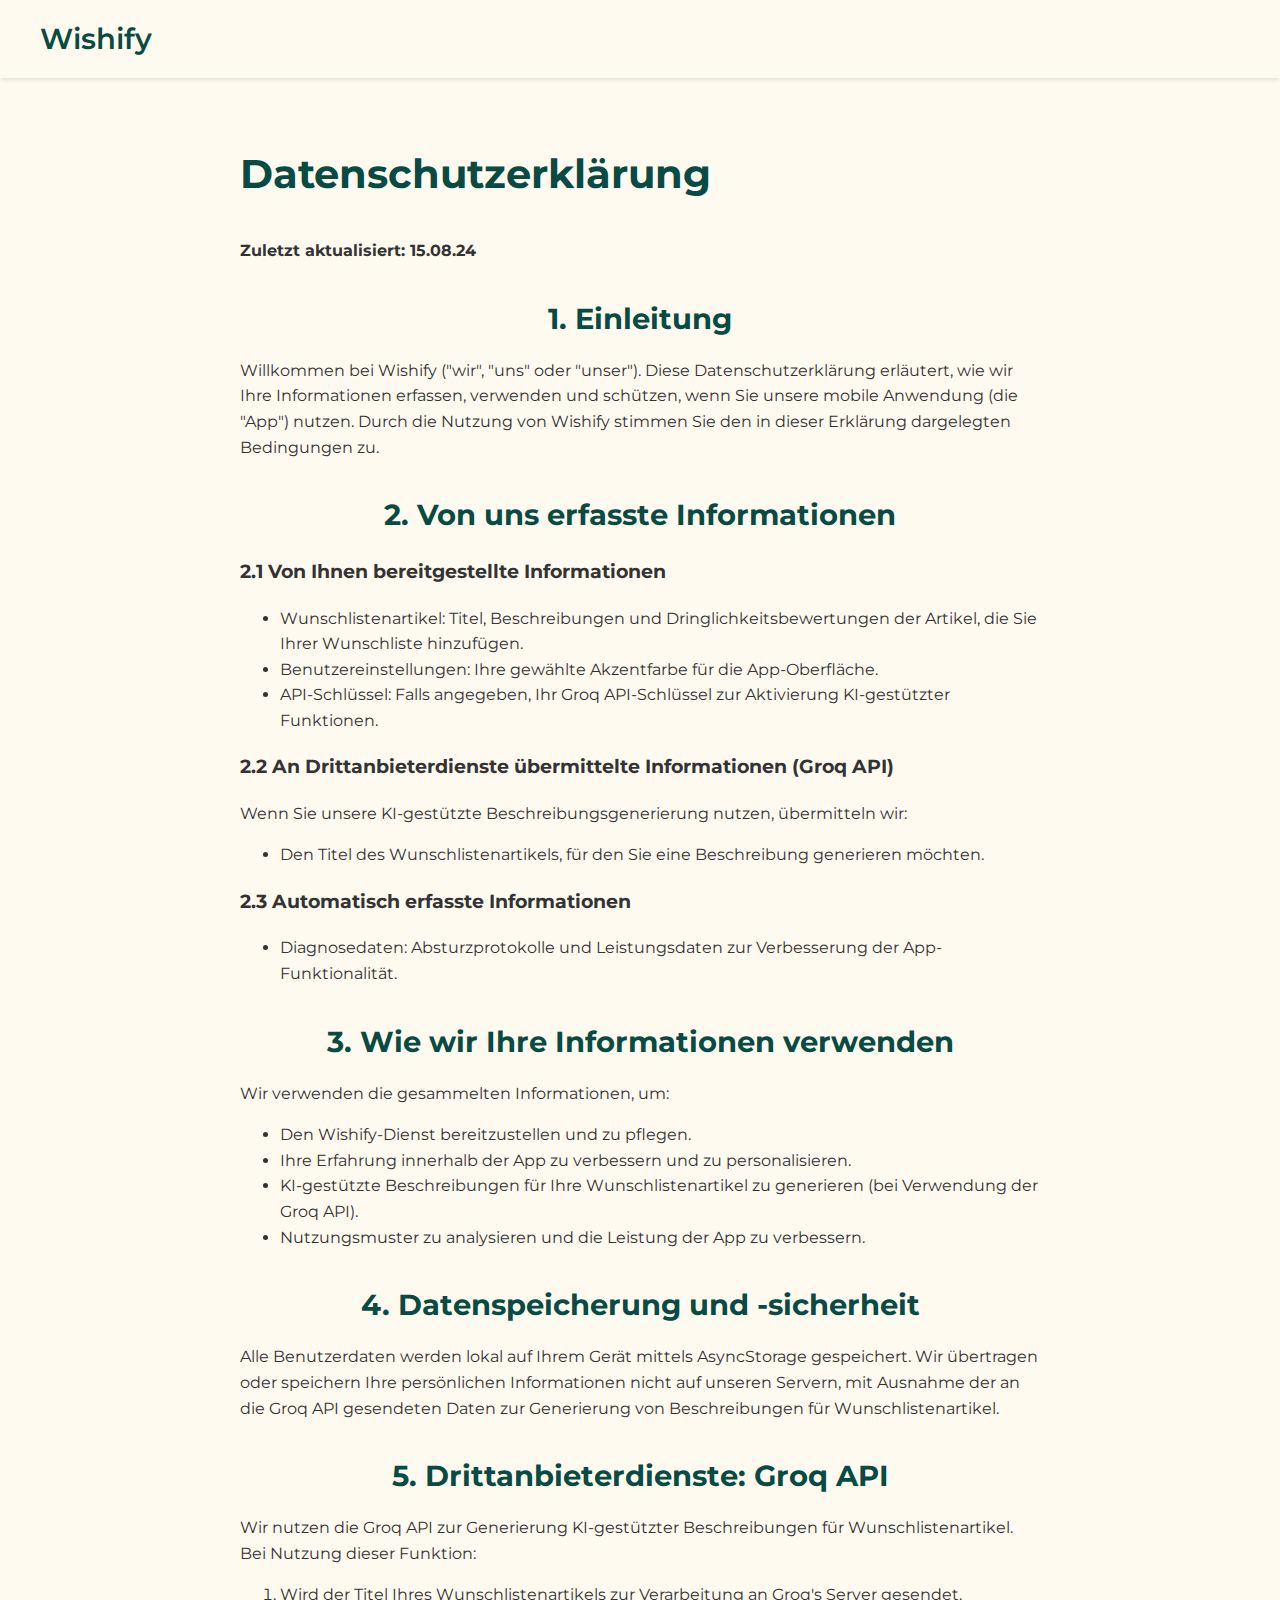
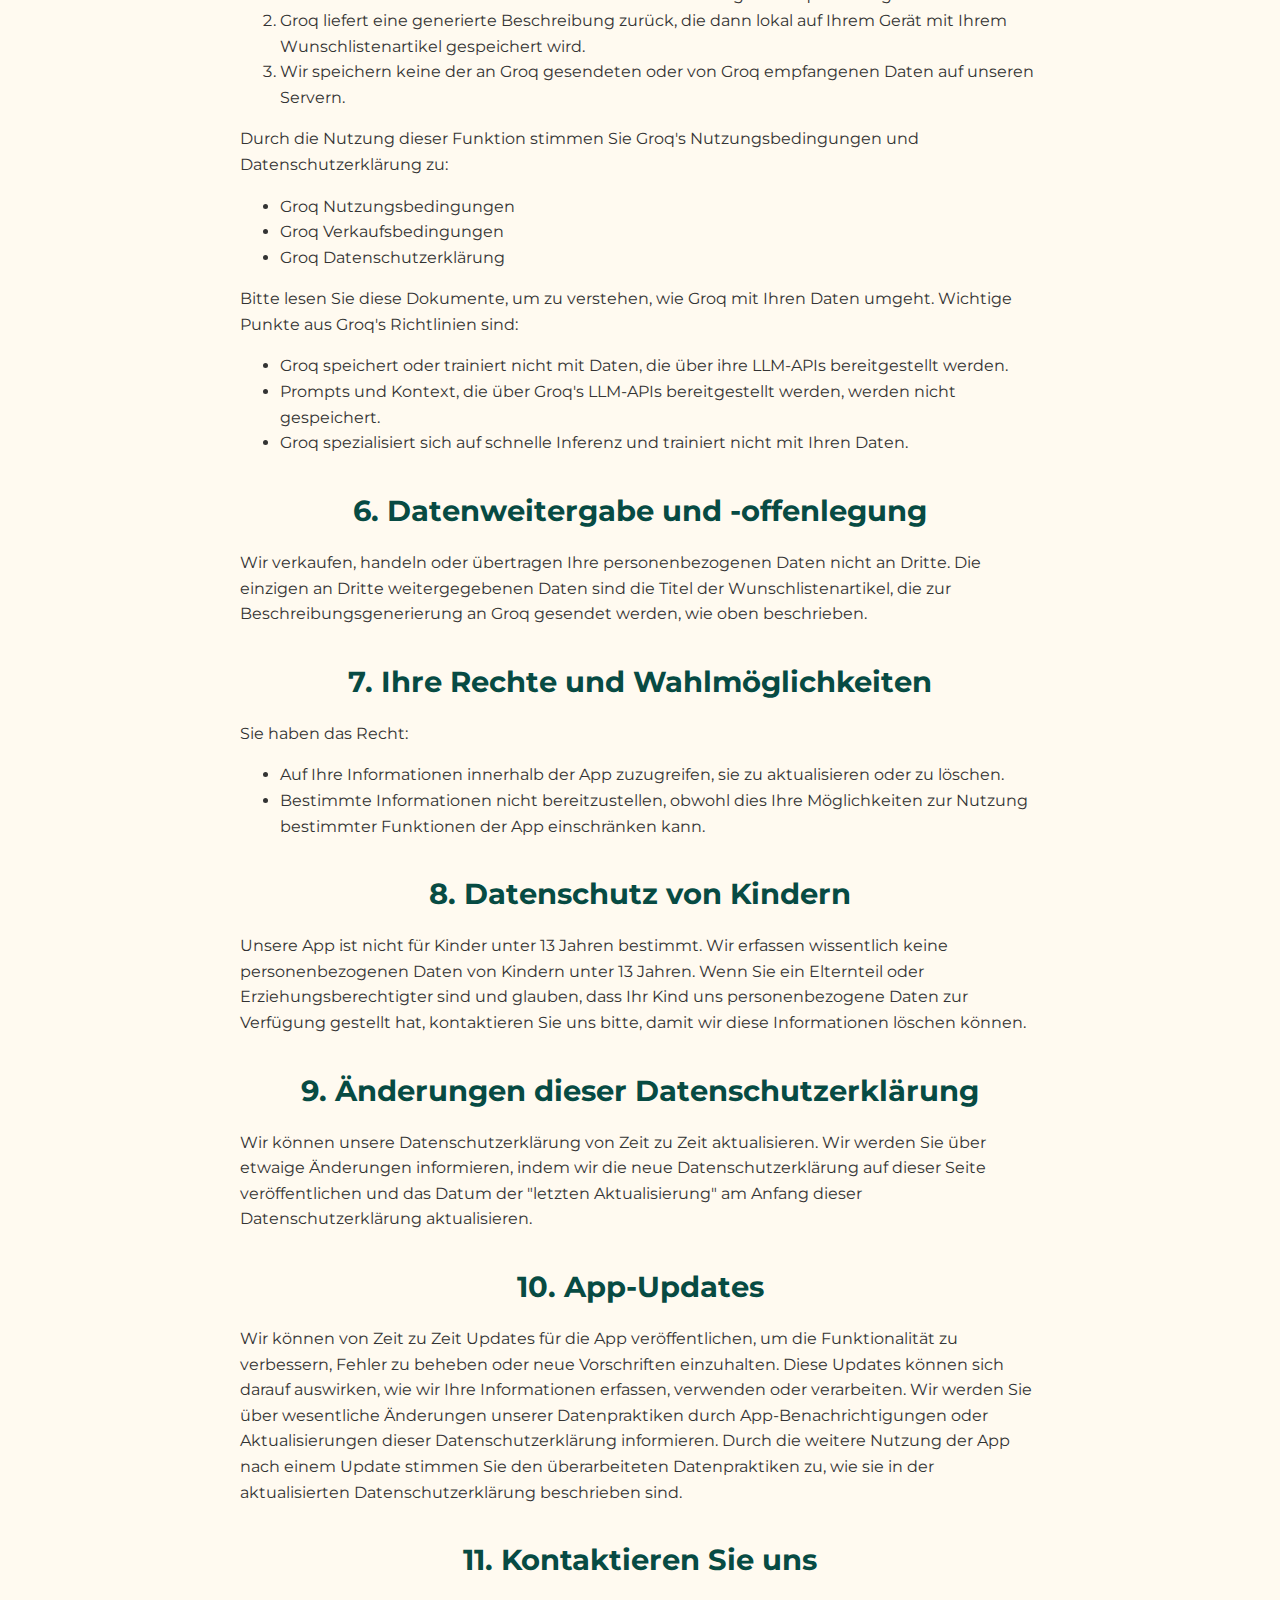
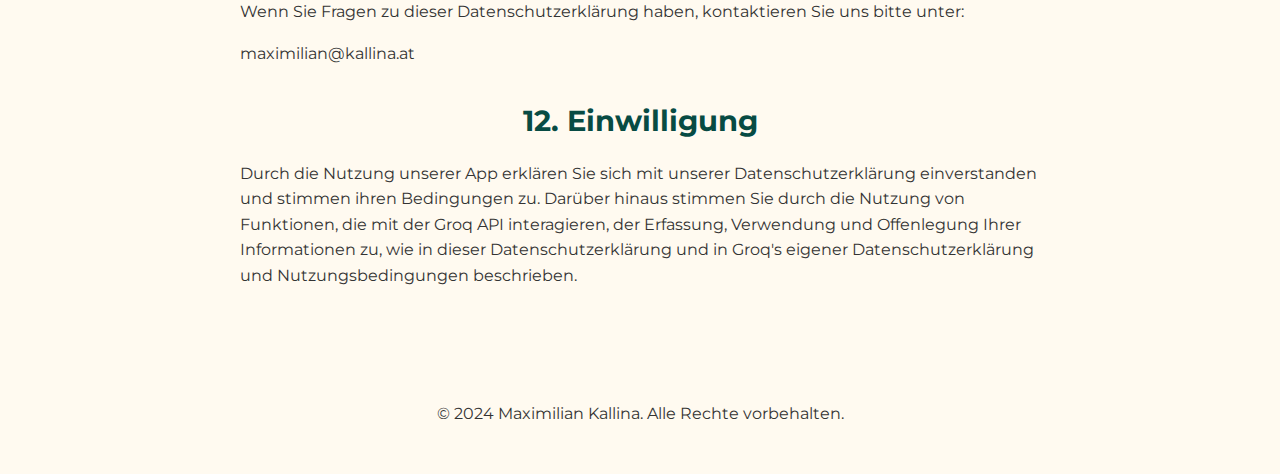
<file: de/privacy.html>
<!DOCTYPE html>
<html lang="de">
    <head>
        <meta charset="UTF-8" />
        <meta name="viewport" content="width=device-width, initial-scale=1.0" />
        <title>Wishify - Datenschutzerklärung</title>
        <link href="https://fonts.googleapis.com/css2?family=Montserrat:wght@300;400;600&display=swap" rel="stylesheet" />
        <link rel="stylesheet" href="../styles.css" />
    </head>
    <body>
        <header>
            <nav>
                <a href="index.html" class="logo">Wishify</a>
            </nav>
        </header>
        <main>
            <div class="legal-content">
                <h1>Datenschutzerklärung</h1>
                <p><strong>Zuletzt aktualisiert: 15.08.24</strong></p>

                <h2>1. Einleitung</h2>
                <p>
                    Willkommen bei Wishify ("wir", "uns" oder "unser"). Diese Datenschutzerklärung erläutert, wie wir Ihre Informationen
                    erfassen, verwenden und schützen, wenn Sie unsere mobile Anwendung (die "App") nutzen. Durch die Nutzung von Wishify
                    stimmen Sie den in dieser Erklärung dargelegten Bedingungen zu.
                </p>

                <h2>2. Von uns erfasste Informationen</h2>
                <h3>2.1 Von Ihnen bereitgestellte Informationen</h3>
                <ul>
                    <li>
                        Wunschlistenartikel: Titel, Beschreibungen und Dringlichkeitsbewertungen der Artikel, die Sie Ihrer Wunschliste
                        hinzufügen.
                    </li>
                    <li>Benutzereinstellungen: Ihre gewählte Akzentfarbe für die App-Oberfläche.</li>
                    <li>API-Schlüssel: Falls angegeben, Ihr Groq API-Schlüssel zur Aktivierung KI-gestützter Funktionen.</li>
                </ul>

                <h3>2.2 An Drittanbieterdienste übermittelte Informationen (Groq API)</h3>
                <p>Wenn Sie unsere KI-gestützte Beschreibungsgenerierung nutzen, übermitteln wir:</p>
                <ul>
                    <li>Den Titel des Wunschlistenartikels, für den Sie eine Beschreibung generieren möchten.</li>
                </ul>

                <h3>2.3 Automatisch erfasste Informationen</h3>
                <ul>
                    <li>Diagnosedaten: Absturzprotokolle und Leistungsdaten zur Verbesserung der App-Funktionalität.</li>
                </ul>

                <h2>3. Wie wir Ihre Informationen verwenden</h2>
                <p>Wir verwenden die gesammelten Informationen, um:</p>
                <ul>
                    <li>Den Wishify-Dienst bereitzustellen und zu pflegen.</li>
                    <li>Ihre Erfahrung innerhalb der App zu verbessern und zu personalisieren.</li>
                    <li>KI-gestützte Beschreibungen für Ihre Wunschlistenartikel zu generieren (bei Verwendung der Groq API).</li>
                    <li>Nutzungsmuster zu analysieren und die Leistung der App zu verbessern.</li>
                </ul>

                <h2>4. Datenspeicherung und -sicherheit</h2>
                <p>
                    Alle Benutzerdaten werden lokal auf Ihrem Gerät mittels AsyncStorage gespeichert. Wir übertragen oder speichern Ihre
                    persönlichen Informationen nicht auf unseren Servern, mit Ausnahme der an die Groq API gesendeten Daten zur Generierung
                    von Beschreibungen für Wunschlistenartikel.
                </p>

                <h2>5. Drittanbieterdienste: Groq API</h2>
                <p>
                    Wir nutzen die Groq API zur Generierung KI-gestützter Beschreibungen für Wunschlistenartikel. Bei Nutzung dieser
                    Funktion:
                </p>
                <ol>
                    <li>Wird der Titel Ihres Wunschlistenartikels zur Verarbeitung an Groq's Server gesendet.</li>
                    <li>
                        Groq liefert eine generierte Beschreibung zurück, die dann lokal auf Ihrem Gerät mit Ihrem Wunschlistenartikel
                        gespeichert wird.
                    </li>
                    <li>Wir speichern keine der an Groq gesendeten oder von Groq empfangenen Daten auf unseren Servern.</li>
                </ol>
                <p>Durch die Nutzung dieser Funktion stimmen Sie Groq's Nutzungsbedingungen und Datenschutzerklärung zu:</p>
                <ul>
                    <li><a href="https://groq.com/terms-of-use/" class="link">Groq Nutzungsbedingungen</a></li>
                    <li><a href="https://groq.com/terms-of-sale/" class="link">Groq Verkaufsbedingungen</a></li>
                    <li><a href="https://groq.com/privacy-policy/" class="link">Groq Datenschutzerklärung</a></li>
                </ul>
                <p>
                    Bitte lesen Sie diese Dokumente, um zu verstehen, wie Groq mit Ihren Daten umgeht. Wichtige Punkte aus Groq's
                    Richtlinien sind:
                </p>
                <ul>
                    <li>Groq speichert oder trainiert nicht mit Daten, die über ihre LLM-APIs bereitgestellt werden.</li>
                    <li>Prompts und Kontext, die über Groq's LLM-APIs bereitgestellt werden, werden nicht gespeichert.</li>
                    <li>Groq spezialisiert sich auf schnelle Inferenz und trainiert nicht mit Ihren Daten.</li>
                </ul>

                <h2>6. Datenweitergabe und -offenlegung</h2>
                <p>
                    Wir verkaufen, handeln oder übertragen Ihre personenbezogenen Daten nicht an Dritte. Die einzigen an Dritte
                    weitergegebenen Daten sind die Titel der Wunschlistenartikel, die zur Beschreibungsgenerierung an Groq gesendet werden,
                    wie oben beschrieben.
                </p>

                <h2>7. Ihre Rechte und Wahlmöglichkeiten</h2>
                <p>Sie haben das Recht:</p>
                <ul>
                    <li>Auf Ihre Informationen innerhalb der App zuzugreifen, sie zu aktualisieren oder zu löschen.</li>
                    <li>
                        Bestimmte Informationen nicht bereitzustellen, obwohl dies Ihre Möglichkeiten zur Nutzung bestimmter Funktionen der
                        App einschränken kann.
                    </li>
                </ul>

                <h2>8. Datenschutz von Kindern</h2>
                <p>
                    Unsere App ist nicht für Kinder unter 13 Jahren bestimmt. Wir erfassen wissentlich keine personenbezogenen Daten von
                    Kindern unter 13 Jahren. Wenn Sie ein Elternteil oder Erziehungsberechtigter sind und glauben, dass Ihr Kind uns
                    personenbezogene Daten zur Verfügung gestellt hat, kontaktieren Sie uns bitte, damit wir diese Informationen löschen
                    können.
                </p>

                <h2>9. Änderungen dieser Datenschutzerklärung</h2>
                <p>
                    Wir können unsere Datenschutzerklärung von Zeit zu Zeit aktualisieren. Wir werden Sie über etwaige Änderungen
                    informieren, indem wir die neue Datenschutzerklärung auf dieser Seite veröffentlichen und das Datum der "letzten
                    Aktualisierung" am Anfang dieser Datenschutzerklärung aktualisieren.
                </p>

                <h2>10. App-Updates</h2>
                <p>
                    Wir können von Zeit zu Zeit Updates für die App veröffentlichen, um die Funktionalität zu verbessern, Fehler zu beheben
                    oder neue Vorschriften einzuhalten. Diese Updates können sich darauf auswirken, wie wir Ihre Informationen erfassen,
                    verwenden oder verarbeiten. Wir werden Sie über wesentliche Änderungen unserer Datenpraktiken durch
                    App-Benachrichtigungen oder Aktualisierungen dieser Datenschutzerklärung informieren. Durch die weitere Nutzung der App
                    nach einem Update stimmen Sie den überarbeiteten Datenpraktiken zu, wie sie in der aktualisierten Datenschutzerklärung
                    beschrieben sind.
                </p>

                <h2>11. Kontaktieren Sie uns</h2>
                <p>Wenn Sie Fragen zu dieser Datenschutzerklärung haben, kontaktieren Sie uns bitte unter:</p>
                <p><a href="mailto:maximilian@kallina.at" class="link">maximilian@kallina.at</a></p>

                <h2>12. Einwilligung</h2>
                <p>
                    Durch die Nutzung unserer App erklären Sie sich mit unserer Datenschutzerklärung einverstanden und stimmen ihren
                    Bedingungen zu. Darüber hinaus stimmen Sie durch die Nutzung von Funktionen, die mit der Groq API interagieren, der
                    Erfassung, Verwendung und Offenlegung Ihrer Informationen zu, wie in dieser Datenschutzerklärung und in Groq's eigener
                    Datenschutzerklärung und Nutzungsbedingungen beschrieben.
                </p>
            </div>
        </main>
        <footer>
            <p>&copy; 2024 <a href="https://maximilian.sh" class="link">Maximilian Kallina</a>. Alle Rechte vorbehalten.</p>
        </footer>
    </body>
</html>
</file>
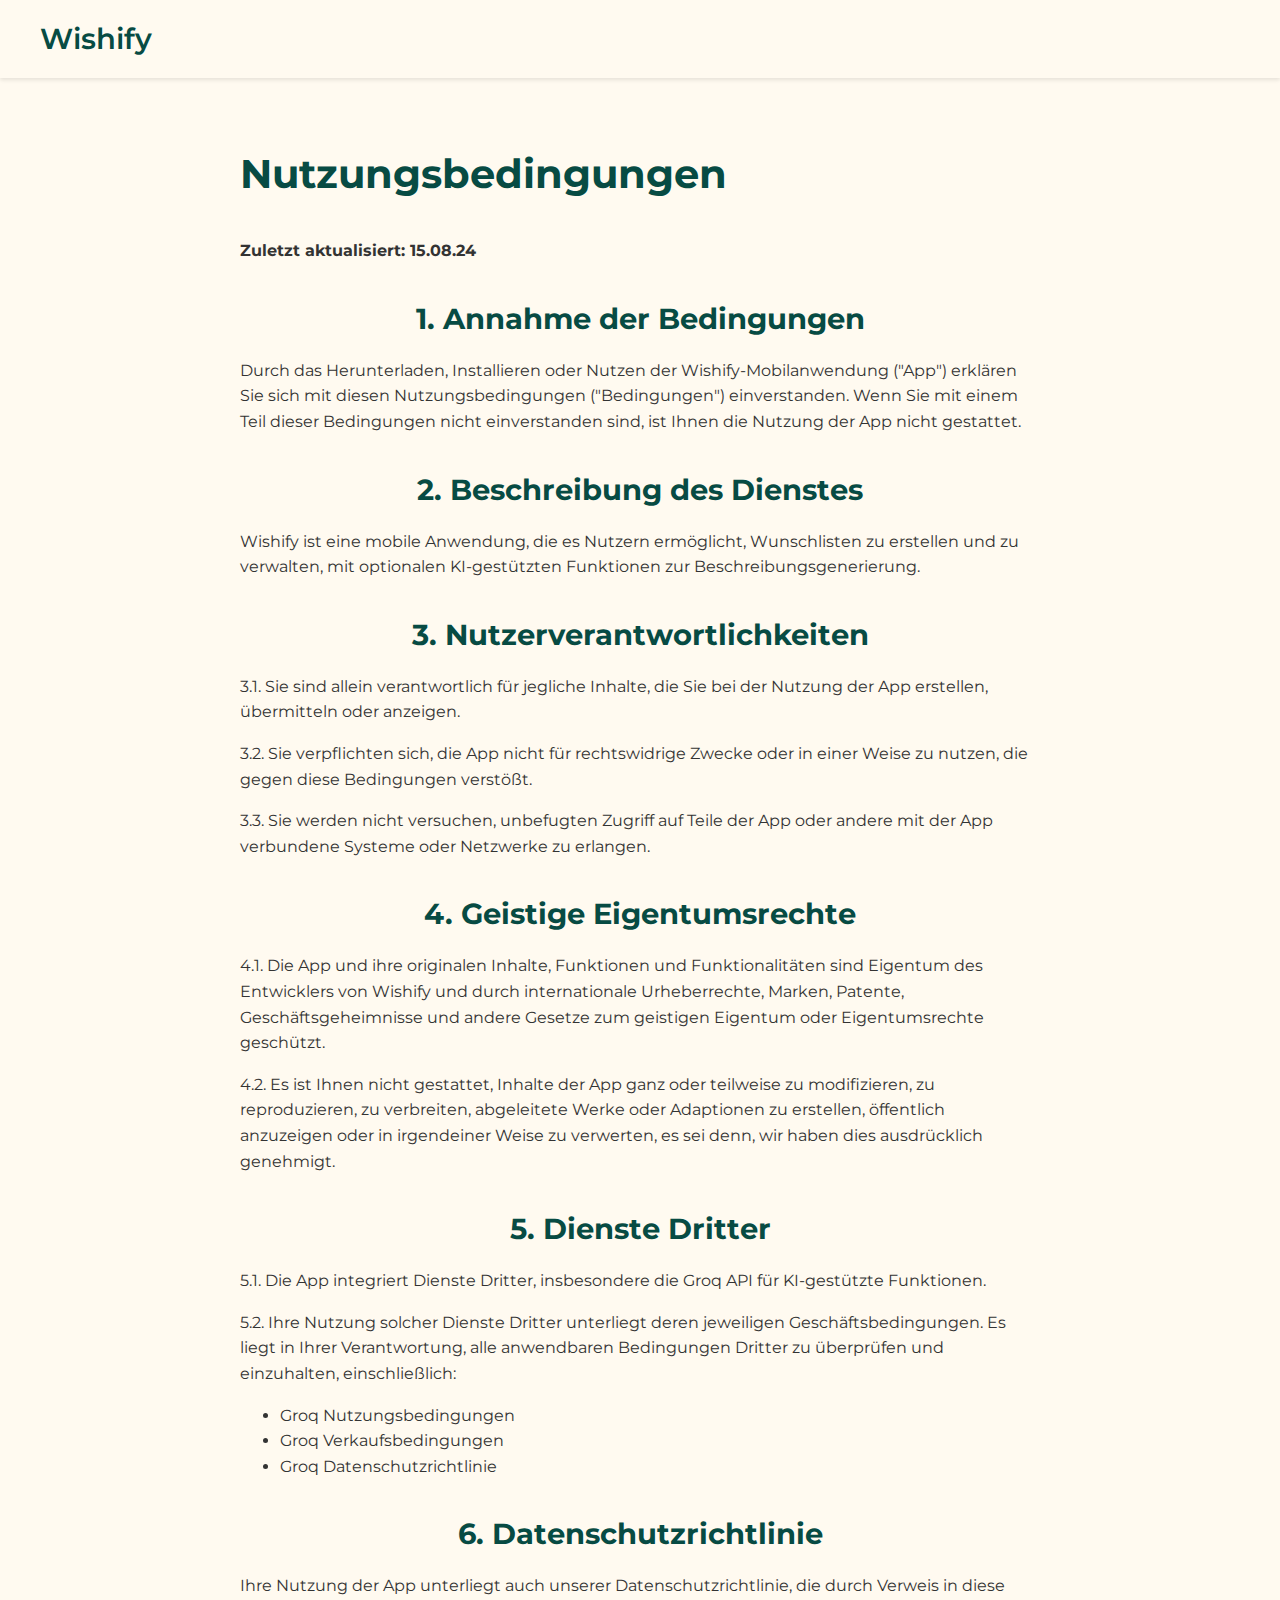
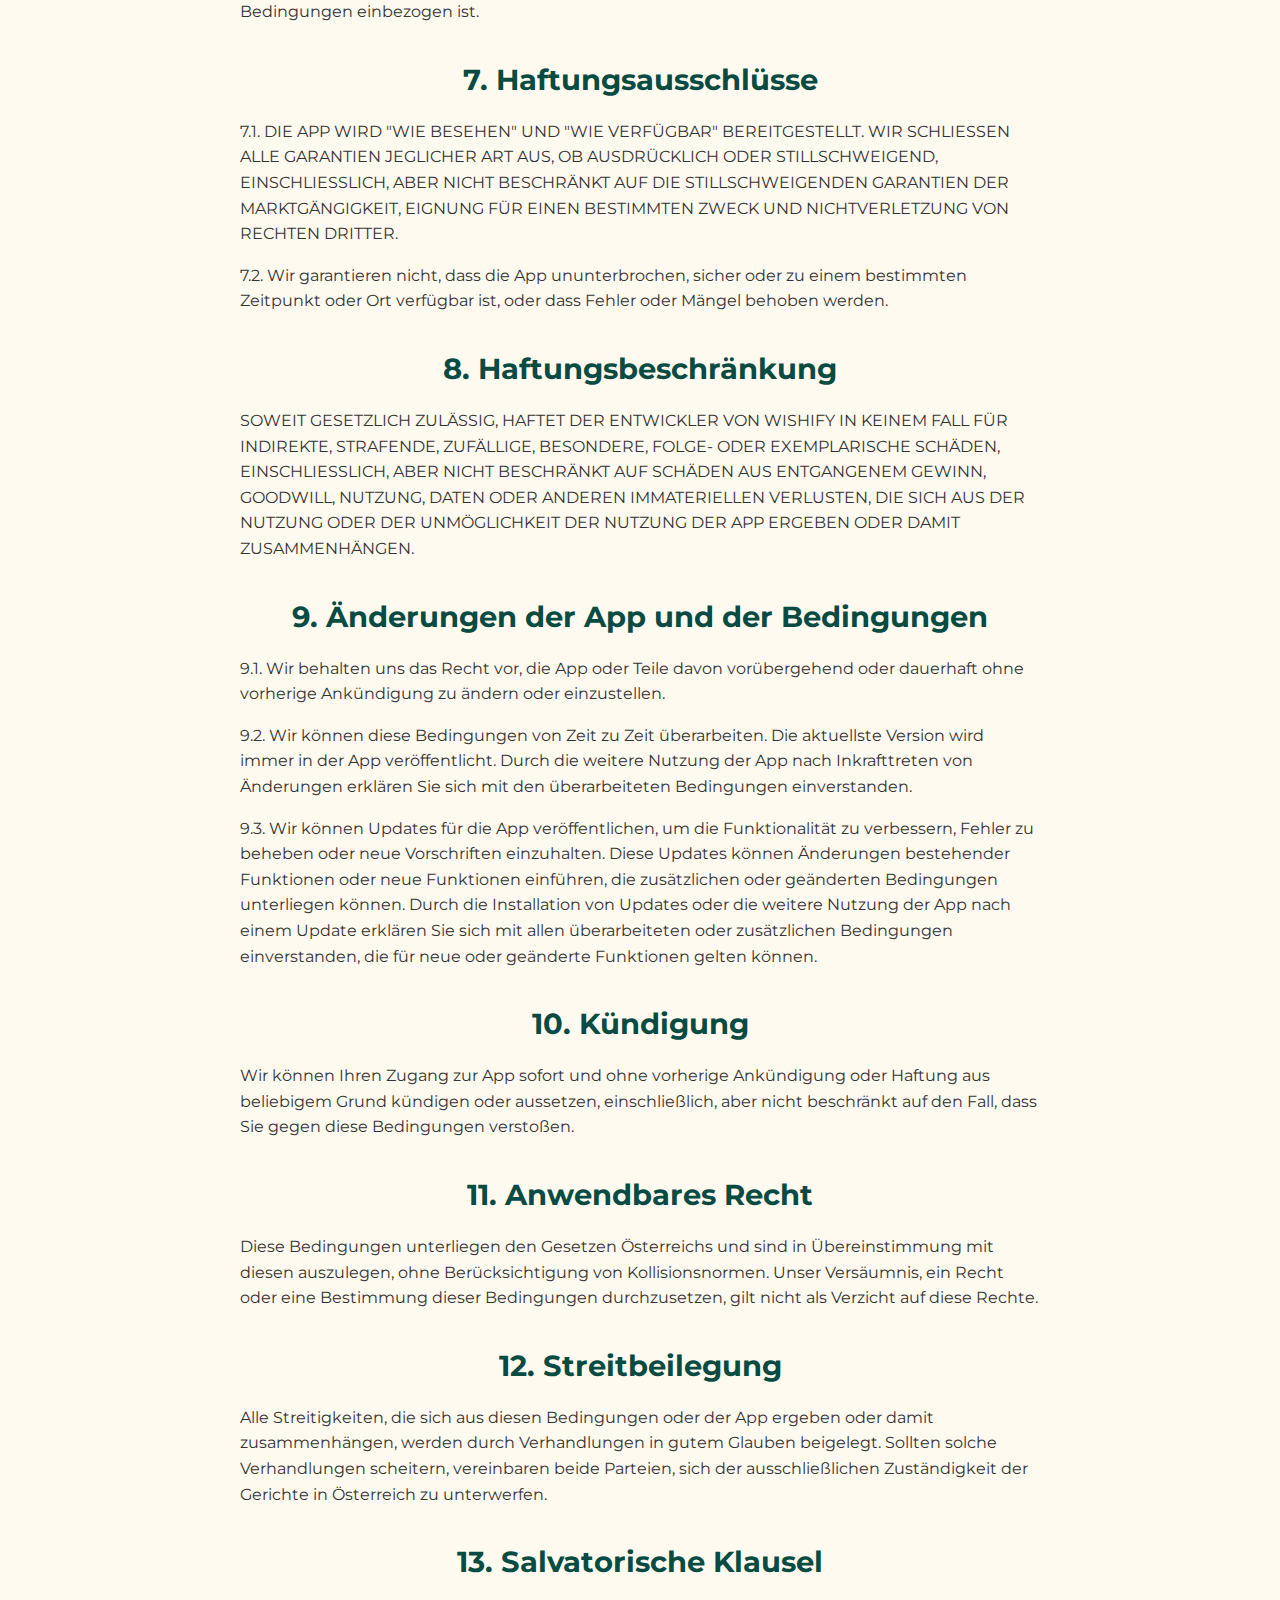
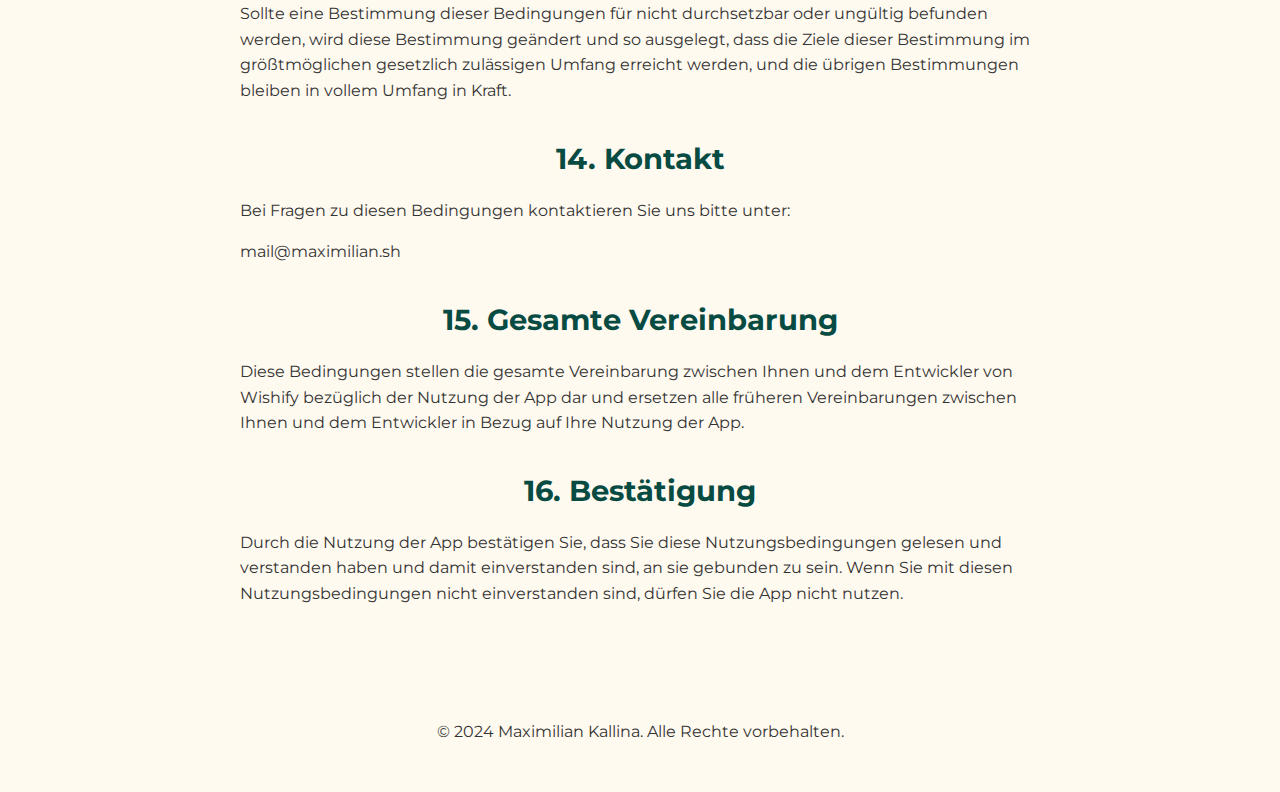
<file: de/terms.html>
<!DOCTYPE html>
<html lang="de">
    <head>
        <meta charset="UTF-8" />
        <meta name="viewport" content="width=device-width, initial-scale=1.0" />
        <title>Wishify - Nutzungsbedingungen</title>
        <link href="https://fonts.googleapis.com/css2?family=Montserrat:wght@300;400;600&display=swap" rel="stylesheet" />
        <link rel="stylesheet" href="../styles.css" />
    </head>
    <body>
        <header>
            <nav>
                <a href="index.html" class="logo">Wishify</a>
            </nav>
        </header>
        <main>
            <div class="legal-content">
                <h1>Nutzungsbedingungen</h1>
                <p><strong>Zuletzt aktualisiert: 15.08.24</strong></p>

                <h2>1. Annahme der Bedingungen</h2>
                <p>
                    Durch das Herunterladen, Installieren oder Nutzen der Wishify-Mobilanwendung ("App") erklären Sie sich mit diesen
                    Nutzungsbedingungen ("Bedingungen") einverstanden. Wenn Sie mit einem Teil dieser Bedingungen nicht einverstanden sind,
                    ist Ihnen die Nutzung der App nicht gestattet.
                </p>

                <h2>2. Beschreibung des Dienstes</h2>
                <p>
                    Wishify ist eine mobile Anwendung, die es Nutzern ermöglicht, Wunschlisten zu erstellen und zu verwalten, mit optionalen
                    KI-gestützten Funktionen zur Beschreibungsgenerierung.
                </p>

                <h2>3. Nutzerverantwortlichkeiten</h2>
                <p>
                    3.1. Sie sind allein verantwortlich für jegliche Inhalte, die Sie bei der Nutzung der App erstellen, übermitteln oder
                    anzeigen.
                </p>
                <p>
                    3.2. Sie verpflichten sich, die App nicht für rechtswidrige Zwecke oder in einer Weise zu nutzen, die gegen diese
                    Bedingungen verstößt.
                </p>
                <p>
                    3.3. Sie werden nicht versuchen, unbefugten Zugriff auf Teile der App oder andere mit der App verbundene Systeme oder
                    Netzwerke zu erlangen.
                </p>

                <h2>4. Geistige Eigentumsrechte</h2>
                <p>
                    4.1. Die App und ihre originalen Inhalte, Funktionen und Funktionalitäten sind Eigentum des Entwicklers von Wishify und
                    durch internationale Urheberrechte, Marken, Patente, Geschäftsgeheimnisse und andere Gesetze zum geistigen Eigentum oder
                    Eigentumsrechte geschützt.
                </p>
                <p>
                    4.2. Es ist Ihnen nicht gestattet, Inhalte der App ganz oder teilweise zu modifizieren, zu reproduzieren, zu verbreiten,
                    abgeleitete Werke oder Adaptionen zu erstellen, öffentlich anzuzeigen oder in irgendeiner Weise zu verwerten, es sei
                    denn, wir haben dies ausdrücklich genehmigt.
                </p>

                <h2>5. Dienste Dritter</h2>
                <p>5.1. Die App integriert Dienste Dritter, insbesondere die Groq API für KI-gestützte Funktionen.</p>
                <p>
                    5.2. Ihre Nutzung solcher Dienste Dritter unterliegt deren jeweiligen Geschäftsbedingungen. Es liegt in Ihrer
                    Verantwortung, alle anwendbaren Bedingungen Dritter zu überprüfen und einzuhalten, einschließlich:
                </p>
                <ul>
                    <li><a href="https://wow.groq.com/terms-of-use/" class="link">Groq Nutzungsbedingungen</a></li>
                    <li><a href="https://console.groq.com/docs/terms-of-sale" class="link">Groq Verkaufsbedingungen</a></li>
                    <li><a href="https://wow.groq.com/privacy-policy/" class="link">Groq Datenschutzrichtlinie</a></li>
                </ul>

                <h2>6. Datenschutzrichtlinie</h2>
                <p>
                    Ihre Nutzung der App unterliegt auch unserer Datenschutzrichtlinie, die durch Verweis in diese Bedingungen einbezogen
                    ist.
                </p>

                <h2>7. Haftungsausschlüsse</h2>
                <p>
                    7.1. DIE APP WIRD "WIE BESEHEN" UND "WIE VERFÜGBAR" BEREITGESTELLT. WIR SCHLIESSEN ALLE GARANTIEN JEGLICHER ART AUS, OB
                    AUSDRÜCKLICH ODER STILLSCHWEIGEND, EINSCHLIESSLICH, ABER NICHT BESCHRÄNKT AUF DIE STILLSCHWEIGENDEN GARANTIEN DER
                    MARKTGÄNGIGKEIT, EIGNUNG FÜR EINEN BESTIMMTEN ZWECK UND NICHTVERLETZUNG VON RECHTEN DRITTER.
                </p>
                <p>
                    7.2. Wir garantieren nicht, dass die App ununterbrochen, sicher oder zu einem bestimmten Zeitpunkt oder Ort verfügbar
                    ist, oder dass Fehler oder Mängel behoben werden.
                </p>

                <h2>8. Haftungsbeschränkung</h2>
                <p>
                    SOWEIT GESETZLICH ZULÄSSIG, HAFTET DER ENTWICKLER VON WISHIFY IN KEINEM FALL FÜR INDIREKTE, STRAFENDE, ZUFÄLLIGE,
                    BESONDERE, FOLGE- ODER EXEMPLARISCHE SCHÄDEN, EINSCHLIESSLICH, ABER NICHT BESCHRÄNKT AUF SCHÄDEN AUS ENTGANGENEM GEWINN,
                    GOODWILL, NUTZUNG, DATEN ODER ANDEREN IMMATERIELLEN VERLUSTEN, DIE SICH AUS DER NUTZUNG ODER DER UNMÖGLICHKEIT DER
                    NUTZUNG DER APP ERGEBEN ODER DAMIT ZUSAMMENHÄNGEN.
                </p>

                <h2>9. Änderungen der App und der Bedingungen</h2>
                <p>
                    9.1. Wir behalten uns das Recht vor, die App oder Teile davon vorübergehend oder dauerhaft ohne vorherige Ankündigung zu
                    ändern oder einzustellen.
                </p>
                <p>
                    9.2. Wir können diese Bedingungen von Zeit zu Zeit überarbeiten. Die aktuellste Version wird immer in der App
                    veröffentlicht. Durch die weitere Nutzung der App nach Inkrafttreten von Änderungen erklären Sie sich mit den
                    überarbeiteten Bedingungen einverstanden.
                </p>
                <p>
                    9.3. Wir können Updates für die App veröffentlichen, um die Funktionalität zu verbessern, Fehler zu beheben oder neue
                    Vorschriften einzuhalten. Diese Updates können Änderungen bestehender Funktionen oder neue Funktionen einführen, die
                    zusätzlichen oder geänderten Bedingungen unterliegen können. Durch die Installation von Updates oder die weitere Nutzung
                    der App nach einem Update erklären Sie sich mit allen überarbeiteten oder zusätzlichen Bedingungen einverstanden, die
                    für neue oder geänderte Funktionen gelten können.
                </p>

                <h2>10. Kündigung</h2>
                <p>
                    Wir können Ihren Zugang zur App sofort und ohne vorherige Ankündigung oder Haftung aus beliebigem Grund kündigen oder
                    aussetzen, einschließlich, aber nicht beschränkt auf den Fall, dass Sie gegen diese Bedingungen verstoßen.
                </p>

                <h2>11. Anwendbares Recht</h2>
                <p>
                    Diese Bedingungen unterliegen den Gesetzen Österreichs und sind in Übereinstimmung mit diesen auszulegen, ohne
                    Berücksichtigung von Kollisionsnormen. Unser Versäumnis, ein Recht oder eine Bestimmung dieser Bedingungen
                    durchzusetzen, gilt nicht als Verzicht auf diese Rechte.
                </p>

                <h2>12. Streitbeilegung</h2>
                <p>
                    Alle Streitigkeiten, die sich aus diesen Bedingungen oder der App ergeben oder damit zusammenhängen, werden durch
                    Verhandlungen in gutem Glauben beigelegt. Sollten solche Verhandlungen scheitern, vereinbaren beide Parteien, sich der
                    ausschließlichen Zuständigkeit der Gerichte in Österreich zu unterwerfen.
                </p>

                <h2>13. Salvatorische Klausel</h2>
                <p>
                    Sollte eine Bestimmung dieser Bedingungen für nicht durchsetzbar oder ungültig befunden werden, wird diese Bestimmung
                    geändert und so ausgelegt, dass die Ziele dieser Bestimmung im größtmöglichen gesetzlich zulässigen Umfang erreicht
                    werden, und die übrigen Bestimmungen bleiben in vollem Umfang in Kraft.
                </p>

                <h2>14. Kontakt</h2>
                <p>Bei Fragen zu diesen Bedingungen kontaktieren Sie uns bitte unter:</p>
                <p><a href="mailto:mail@maximilian.sh" class="link">mail@maximilian.sh</a></p>

                <h2>15. Gesamte Vereinbarung</h2>
                <p>
                    Diese Bedingungen stellen die gesamte Vereinbarung zwischen Ihnen und dem Entwickler von Wishify bezüglich der Nutzung
                    der App dar und ersetzen alle früheren Vereinbarungen zwischen Ihnen und dem Entwickler in Bezug auf Ihre Nutzung der
                    App.
                </p>

                <h2>16. Bestätigung</h2>
                <p>
                    Durch die Nutzung der App bestätigen Sie, dass Sie diese Nutzungsbedingungen gelesen und verstanden haben und damit
                    einverstanden sind, an sie gebunden zu sein. Wenn Sie mit diesen Nutzungsbedingungen nicht einverstanden sind, dürfen
                    Sie die App nicht nutzen.
                </p>
            </div>
        </main>
        <footer>
            <p>&copy; 2024 <a href="https://maximilian.sh" class="link">Maximilian Kallina</a>. Alle Rechte vorbehalten.</p>
        </footer>
    </body>
</html>
</file>
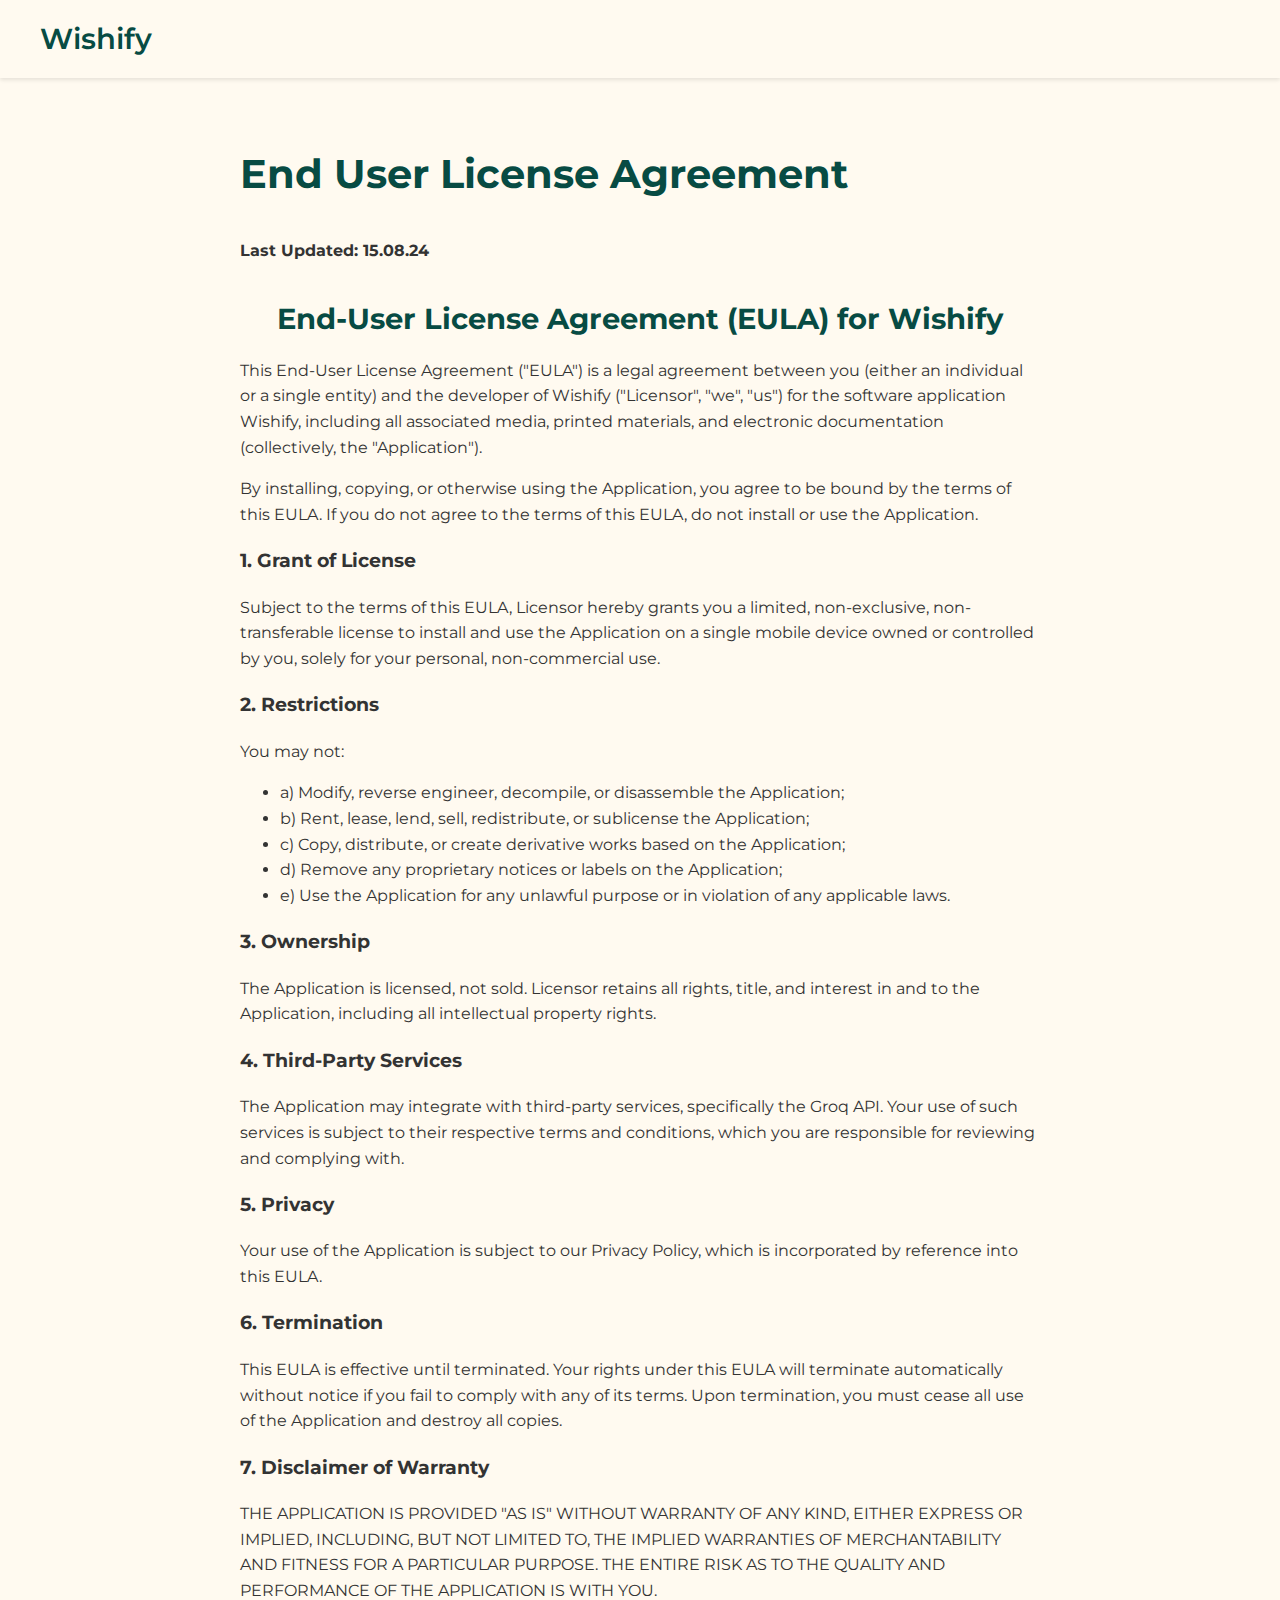
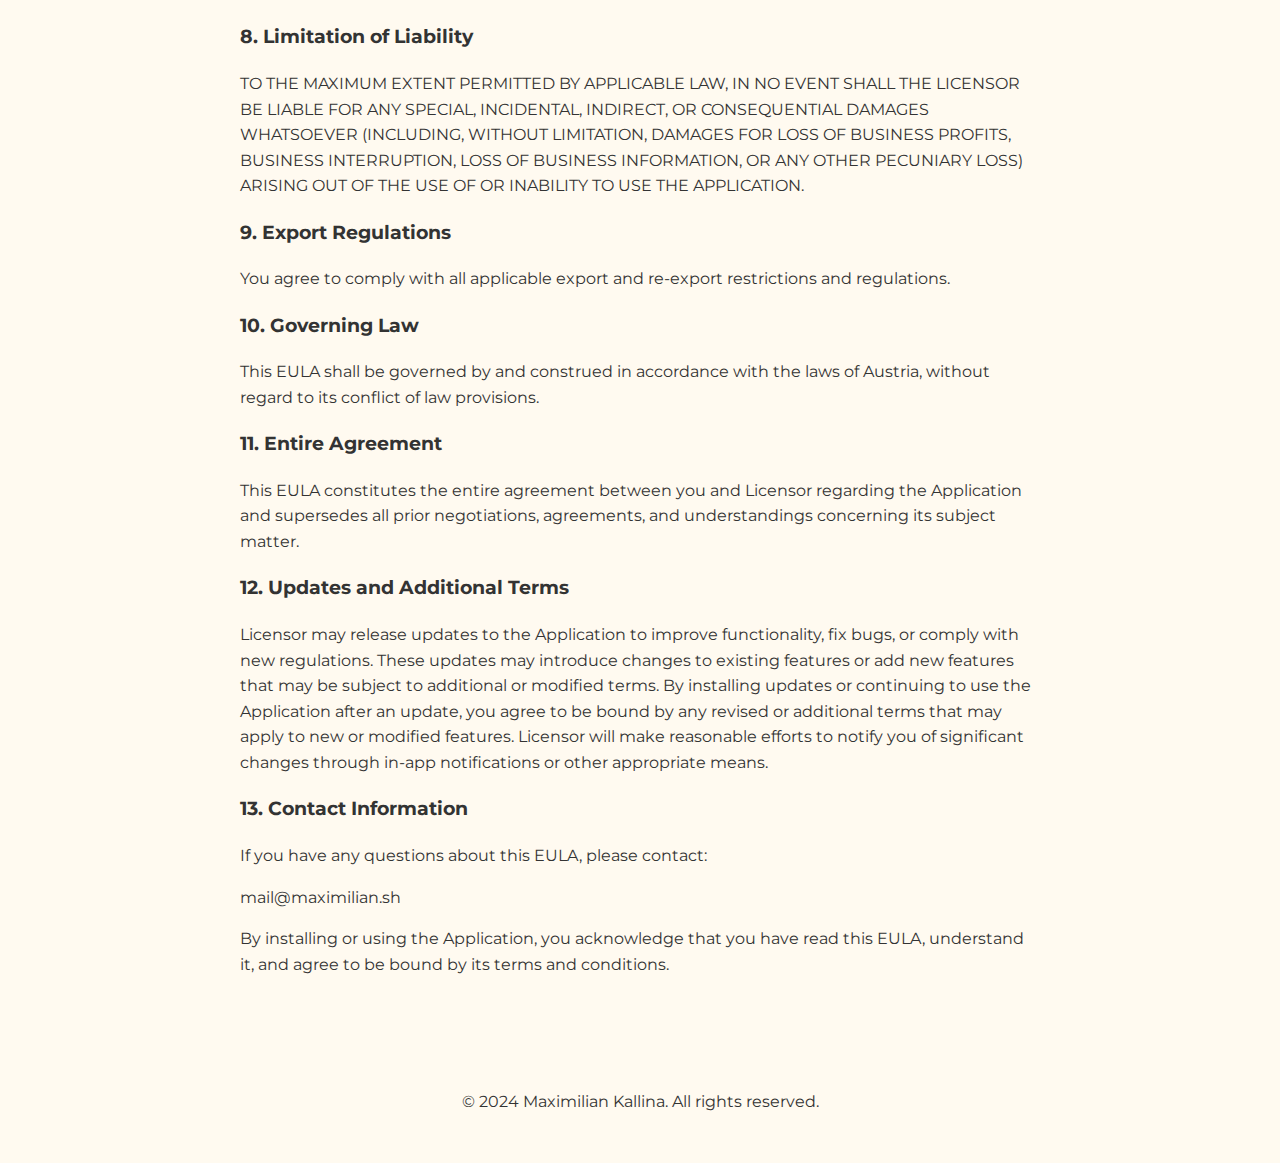
<file: en/eula.html>
<!DOCTYPE html>
<html lang="en">
    <head>
        <meta charset="UTF-8" />
        <meta name="viewport" content="width=device-width, initial-scale=1.0" />
        <title>Wishify - End User License Agreement</title>
        <link href="https://fonts.googleapis.com/css2?family=Montserrat:wght@300;400;600&display=swap" rel="stylesheet" />
        <link rel="stylesheet" href="../styles.css" />
    </head>
    <body>
        <header>
            <nav>
                <a href="index.html" class="logo">Wishify</a>
            </nav>
        </header>
        <main>
            <div class="legal-content">
                <h1>End User License Agreement</h1>
                <p><strong>Last Updated: 15.08.24</strong></p>

                <h2>End-User License Agreement (EULA) for Wishify</h2>
                <p>
                    This End-User License Agreement ("EULA") is a legal agreement between you (either an individual or a single entity) and
                    the developer of Wishify ("Licensor", "we", "us") for the software application Wishify, including all associated media,
                    printed materials, and electronic documentation (collectively, the "Application").
                </p>

                <p>
                    By installing, copying, or otherwise using the Application, you agree to be bound by the terms of this EULA. If you do
                    not agree to the terms of this EULA, do not install or use the Application.
                </p>

                <h3>1. Grant of License</h3>
                <p>
                    Subject to the terms of this EULA, Licensor hereby grants you a limited, non-exclusive, non-transferable license to
                    install and use the Application on a single mobile device owned or controlled by you, solely for your personal,
                    non-commercial use.
                </p>

                <h3>2. Restrictions</h3>
                <p>You may not:</p>
                <ul>
                    <li>a) Modify, reverse engineer, decompile, or disassemble the Application;</li>
                    <li>b) Rent, lease, lend, sell, redistribute, or sublicense the Application;</li>
                    <li>c) Copy, distribute, or create derivative works based on the Application;</li>
                    <li>d) Remove any proprietary notices or labels on the Application;</li>
                    <li>e) Use the Application for any unlawful purpose or in violation of any applicable laws.</li>
                </ul>

                <h3>3. Ownership</h3>
                <p>
                    The Application is licensed, not sold. Licensor retains all rights, title, and interest in and to the Application,
                    including all intellectual property rights.
                </p>

                <h3>4. Third-Party Services</h3>
                <p>
                    The Application may integrate with third-party services, specifically the Groq API. Your use of such services is subject
                    to their respective terms and conditions, which you are responsible for reviewing and complying with.
                </p>

                <h3>5. Privacy</h3>
                <p>Your use of the Application is subject to our Privacy Policy, which is incorporated by reference into this EULA.</p>

                <h3>6. Termination</h3>
                <p>
                    This EULA is effective until terminated. Your rights under this EULA will terminate automatically without notice if you
                    fail to comply with any of its terms. Upon termination, you must cease all use of the Application and destroy all
                    copies.
                </p>

                <h3>7. Disclaimer of Warranty</h3>
                <p>
                    THE APPLICATION IS PROVIDED "AS IS" WITHOUT WARRANTY OF ANY KIND, EITHER EXPRESS OR IMPLIED, INCLUDING, BUT NOT LIMITED
                    TO, THE IMPLIED WARRANTIES OF MERCHANTABILITY AND FITNESS FOR A PARTICULAR PURPOSE. THE ENTIRE RISK AS TO THE QUALITY
                    AND PERFORMANCE OF THE APPLICATION IS WITH YOU.
                </p>

                <h3>8. Limitation of Liability</h3>
                <p>
                    TO THE MAXIMUM EXTENT PERMITTED BY APPLICABLE LAW, IN NO EVENT SHALL THE LICENSOR BE LIABLE FOR ANY SPECIAL, INCIDENTAL,
                    INDIRECT, OR CONSEQUENTIAL DAMAGES WHATSOEVER (INCLUDING, WITHOUT LIMITATION, DAMAGES FOR LOSS OF BUSINESS PROFITS,
                    BUSINESS INTERRUPTION, LOSS OF BUSINESS INFORMATION, OR ANY OTHER PECUNIARY LOSS) ARISING OUT OF THE USE OF OR INABILITY
                    TO USE THE APPLICATION.
                </p>

                <h3>9. Export Regulations</h3>
                <p>You agree to comply with all applicable export and re-export restrictions and regulations.</p>

                <h3>10. Governing Law</h3>
                <p>
                    This EULA shall be governed by and construed in accordance with the laws of Austria, without regard to its conflict of
                    law provisions.
                </p>

                <h3>11. Entire Agreement</h3>
                <p>
                    This EULA constitutes the entire agreement between you and Licensor regarding the Application and supersedes all prior
                    negotiations, agreements, and understandings concerning its subject matter.
                </p>

                <h3>12. Updates and Additional Terms</h3>
                <p>
                    Licensor may release updates to the Application to improve functionality, fix bugs, or comply with new regulations.
                    These updates may introduce changes to existing features or add new features that may be subject to additional or
                    modified terms. By installing updates or continuing to use the Application after an update, you agree to be bound by any
                    revised or additional terms that may apply to new or modified features. Licensor will make reasonable efforts to notify
                    you of significant changes through in-app notifications or other appropriate means.
                </p>

                <h3>13. Contact Information</h3>
                <p>If you have any questions about this EULA, please contact:</p>
                <p><a href="mailto:mail@maximilian.sh" class="link">mail@maximilian.sh</a></p>

                <p>
                    By installing or using the Application, you acknowledge that you have read this EULA, understand it, and agree to be
                    bound by its terms and conditions.
                </p>
            </div>
        </main>
        <footer>
            <p>&copy; 2024 <a href="https://maximilian.sh" class="link">Maximilian Kallina</a>. All rights reserved.</p>
        </footer>
    </body>
</html>
</file>
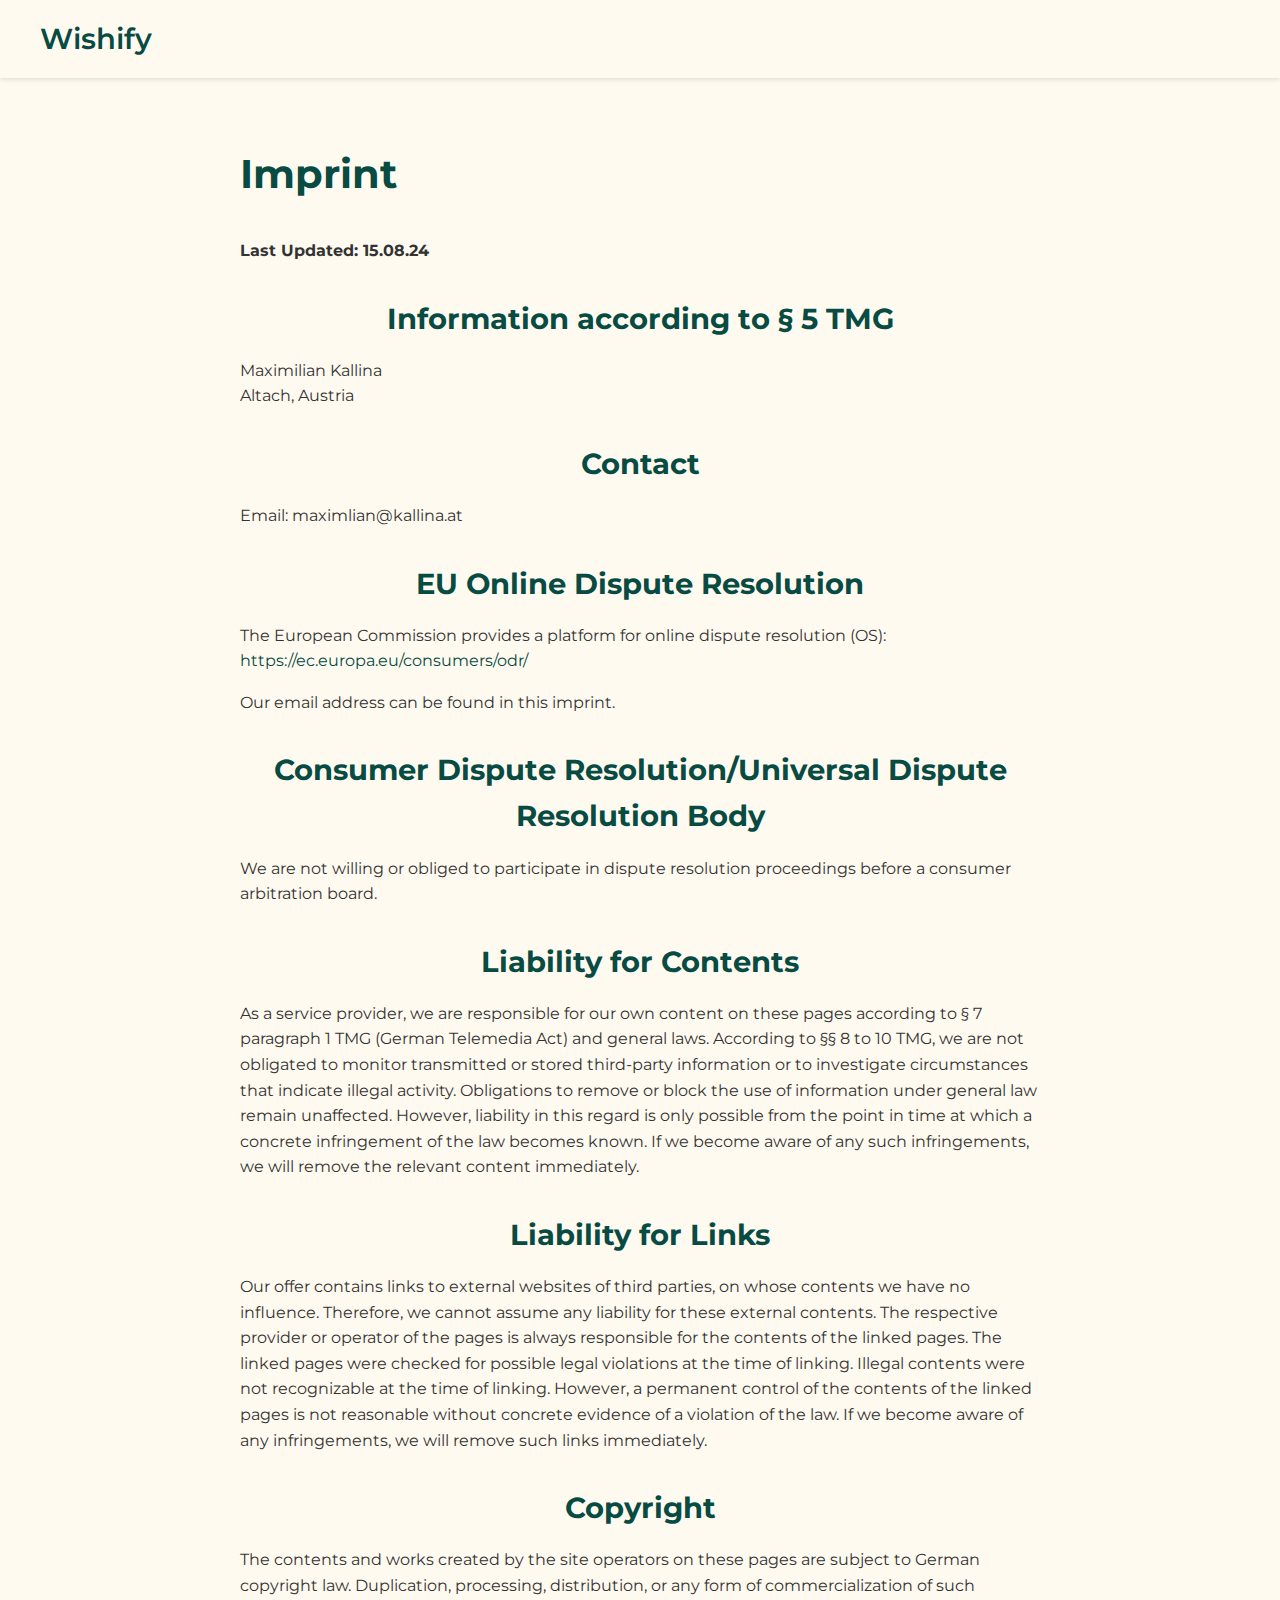
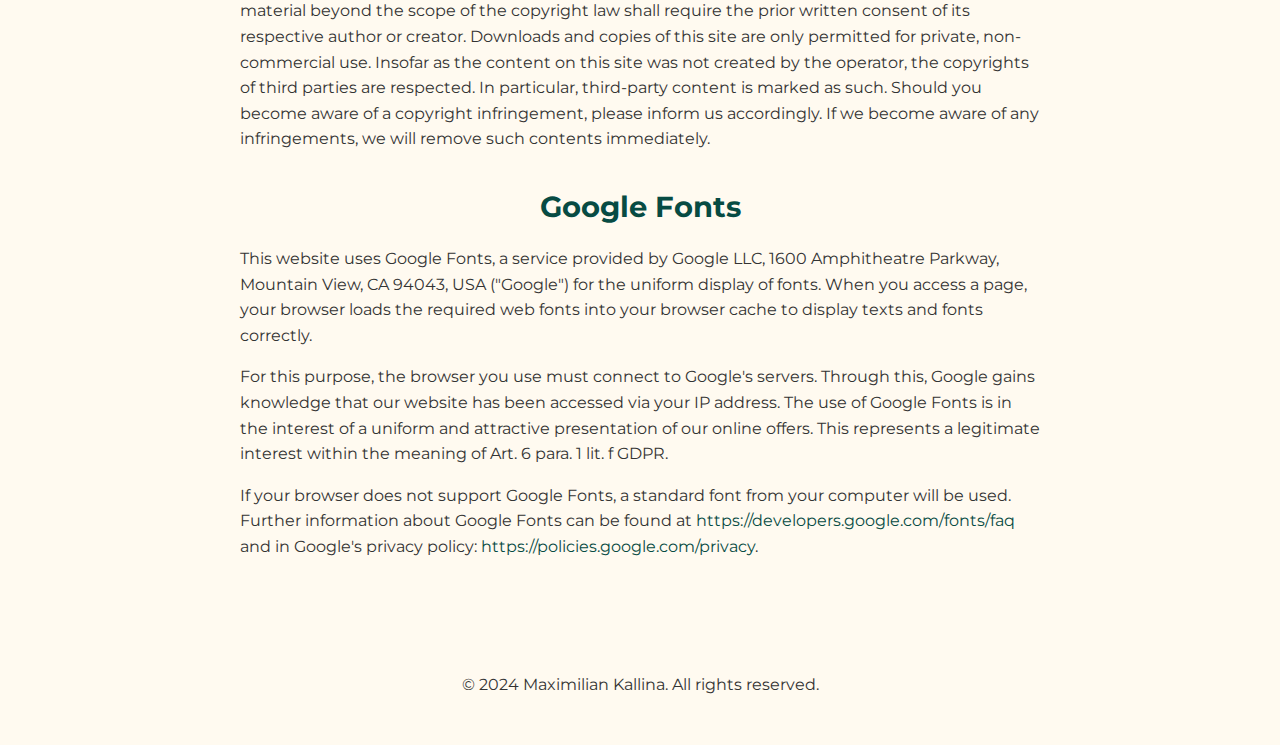
<file: en/imprint.html>
<!DOCTYPE html>
<html lang="en">
    <head>
        <meta charset="UTF-8" />
        <meta name="viewport" content="width=device-width, initial-scale=1.0" />
        <title>Wishify - Imprint</title>
        <link href="https://fonts.googleapis.com/css2?family=Montserrat:wght@300;400;600&display=swap" rel="stylesheet" />
        <link rel="stylesheet" href="../styles.css" />
    </head>
    <body>
        <header>
            <nav>
                <a href="index.html" class="logo">Wishify</a>
            </nav>
        </header>
        <main>
            <div class="legal-content">
                <h1>Imprint</h1>
                <p><strong>Last Updated: 15.08.24</strong></p>

                <h2>Information according to § 5 TMG</h2>
                <p>
                    Maximilian Kallina<br />
                    Altach, Austria<br />
                </p>

                <h2>Contact</h2>
                <p>Email: maximlian@kallina.at</p>

                <h2>EU Online Dispute Resolution</h2>
                <p>
                    The European Commission provides a platform for online dispute resolution (OS):
                    <a href="https://ec.europa.eu/consumers/odr/" target="_blank" rel="noopener noreferrer"
                        >https://ec.europa.eu/consumers/odr/</a
                    >
                </p>
                <p>Our email address can be found in this imprint.</p>

                <h2>Consumer Dispute Resolution/Universal Dispute Resolution Body</h2>
                <p>We are not willing or obliged to participate in dispute resolution proceedings before a consumer arbitration board.</p>

                <h2>Liability for Contents</h2>
                <p>
                    As a service provider, we are responsible for our own content on these pages according to § 7 paragraph 1 TMG (German
                    Telemedia Act) and general laws. According to §§ 8 to 10 TMG, we are not obligated to monitor transmitted or stored
                    third-party information or to investigate circumstances that indicate illegal activity. Obligations to remove or block
                    the use of information under general law remain unaffected. However, liability in this regard is only possible from the
                    point in time at which a concrete infringement of the law becomes known. If we become aware of any such infringements,
                    we will remove the relevant content immediately.
                </p>

                <h2>Liability for Links</h2>
                <p>
                    Our offer contains links to external websites of third parties, on whose contents we have no influence. Therefore, we
                    cannot assume any liability for these external contents. The respective provider or operator of the pages is always
                    responsible for the contents of the linked pages. The linked pages were checked for possible legal violations at the
                    time of linking. Illegal contents were not recognizable at the time of linking. However, a permanent control of the
                    contents of the linked pages is not reasonable without concrete evidence of a violation of the law. If we become aware
                    of any infringements, we will remove such links immediately.
                </p>

                <h2>Copyright</h2>
                <p>
                    The contents and works created by the site operators on these pages are subject to German copyright law. Duplication,
                    processing, distribution, or any form of commercialization of such material beyond the scope of the copyright law shall
                    require the prior written consent of its respective author or creator. Downloads and copies of this site are only
                    permitted for private, non-commercial use. Insofar as the content on this site was not created by the operator, the
                    copyrights of third parties are respected. In particular, third-party content is marked as such. Should you become aware
                    of a copyright infringement, please inform us accordingly. If we become aware of any infringements, we will remove such
                    contents immediately.
                </p>

                <h2>Google Fonts</h2>
                <p>
                    This website uses Google Fonts, a service provided by Google LLC, 1600 Amphitheatre Parkway, Mountain View, CA 94043,
                    USA ("Google") for the uniform display of fonts. When you access a page, your browser loads the required web fonts into
                    your browser cache to display texts and fonts correctly.
                </p>
                <p>
                    For this purpose, the browser you use must connect to Google's servers. Through this, Google gains knowledge that our
                    website has been accessed via your IP address. The use of Google Fonts is in the interest of a uniform and attractive
                    presentation of our online offers. This represents a legitimate interest within the meaning of Art. 6 para. 1 lit. f
                    GDPR.
                </p>
                <p>
                    If your browser does not support Google Fonts, a standard font from your computer will be used. Further information
                    about Google Fonts can be found at
                    <a href="https://developers.google.com/fonts/faq" target="_blank" rel="noopener noreferrer"
                        >https://developers.google.com/fonts/faq</a
                    >
                    and in Google's privacy policy:
                    <a href="https://policies.google.com/privacy" target="_blank" rel="noopener noreferrer"
                        >https://policies.google.com/privacy</a
                    >.
                </p>
            </div>
        </main>
        <footer>
            <p>&copy; 2024 <a href="https://maximilian.sh" class="link">Maximilian Kallina</a>. All rights reserved.</p>
        </footer>
    </body>
</html>
</file>
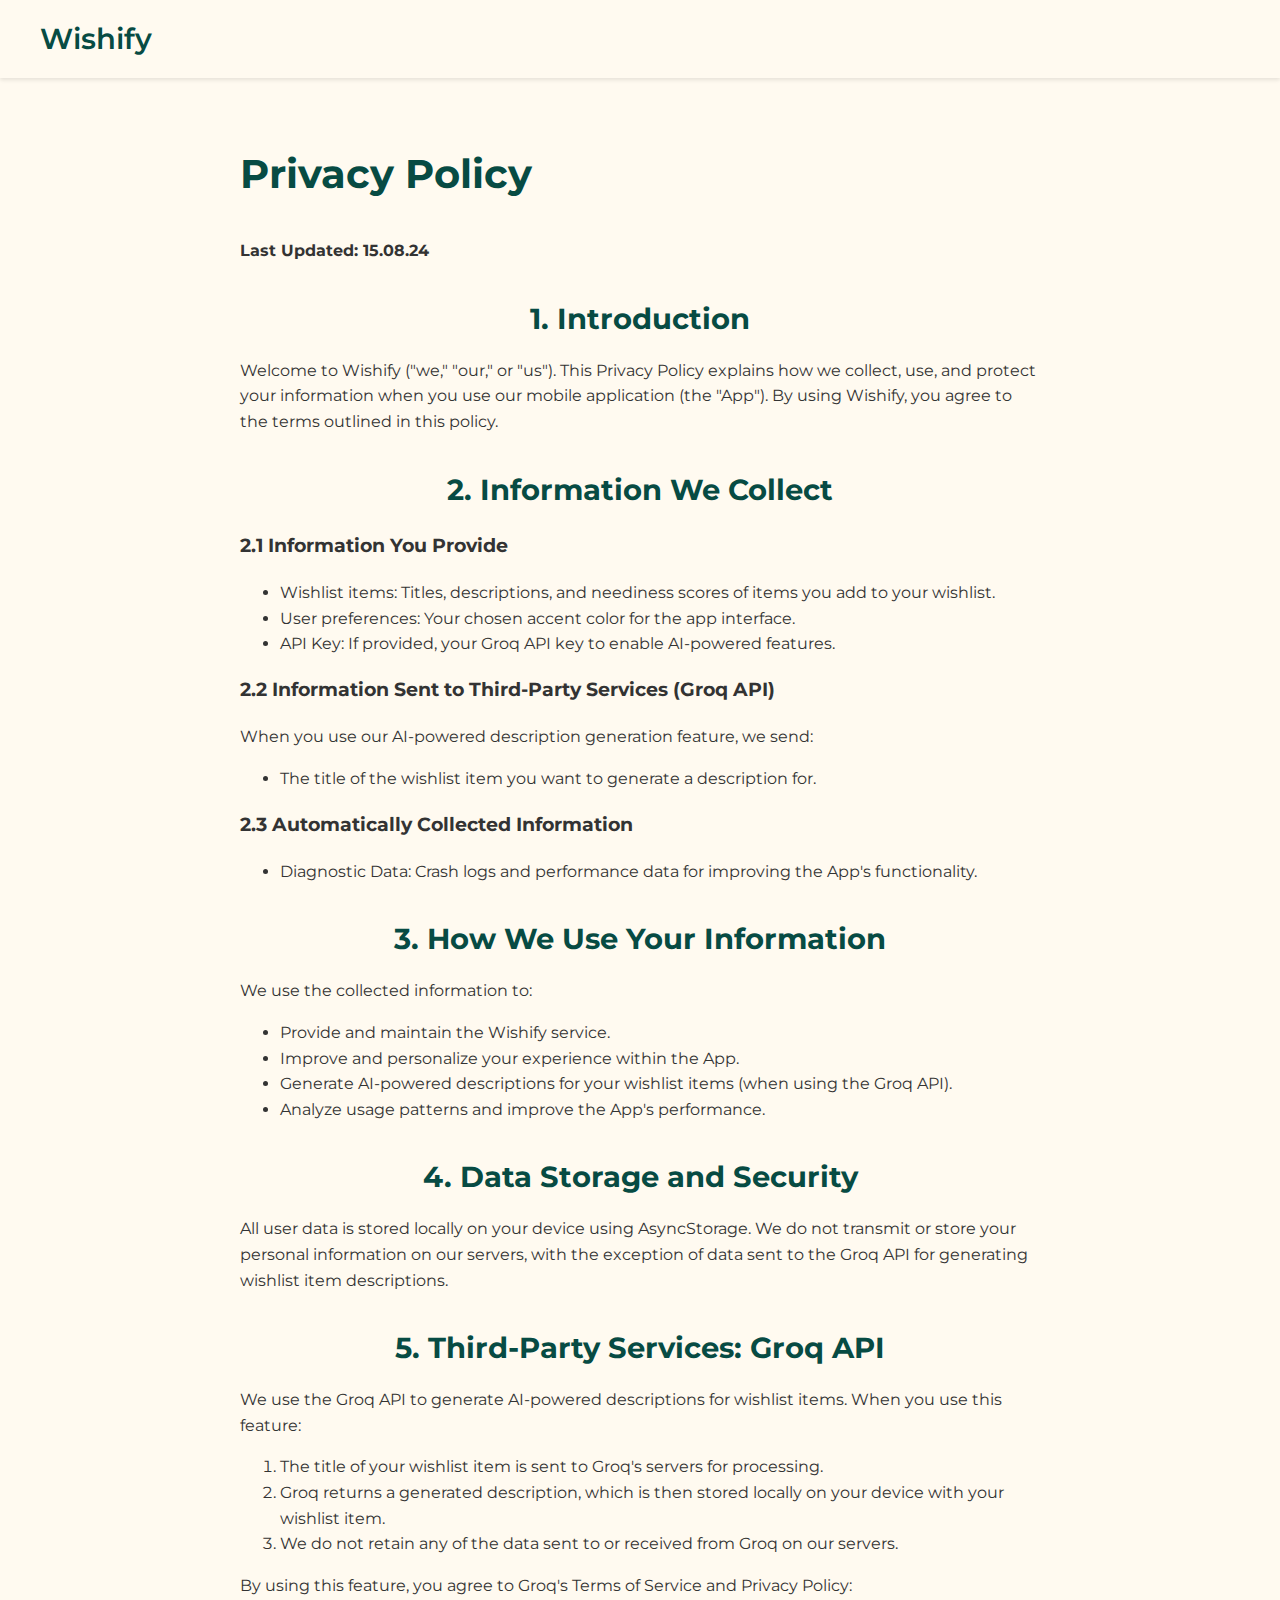
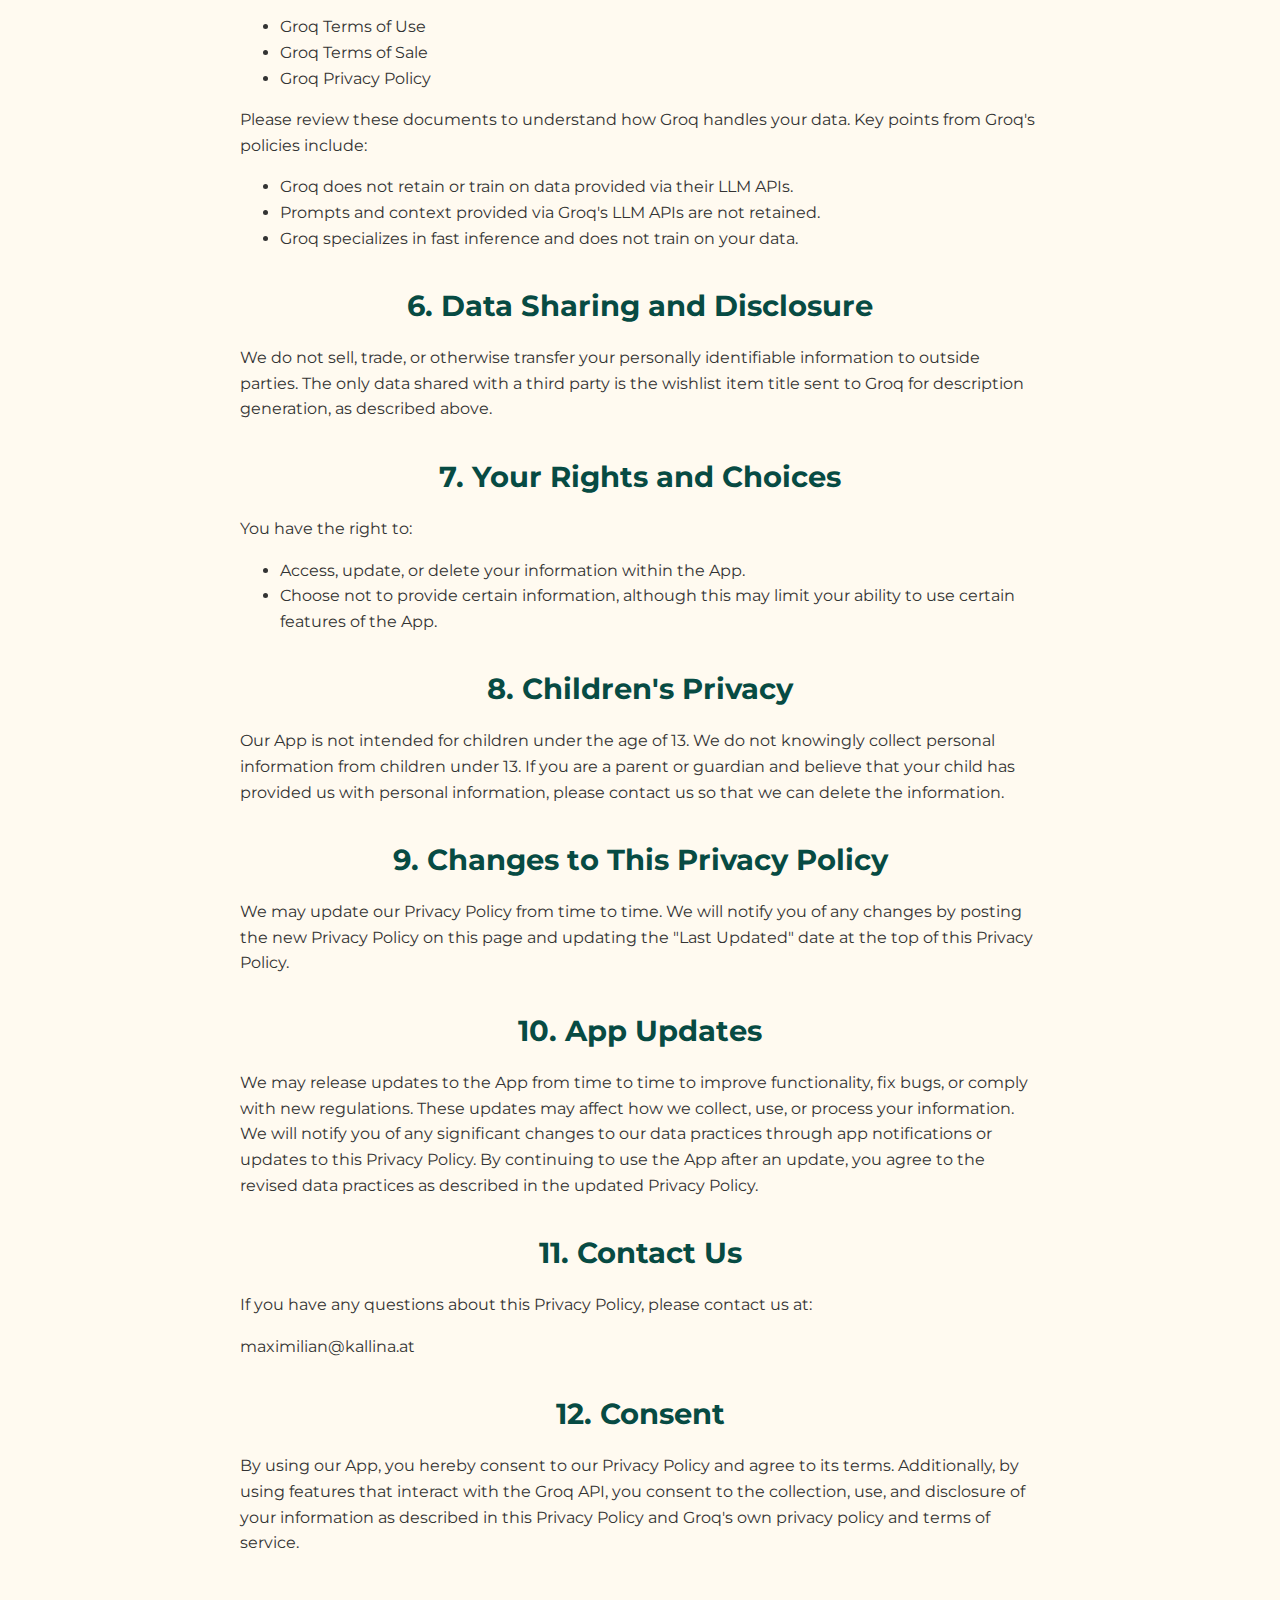
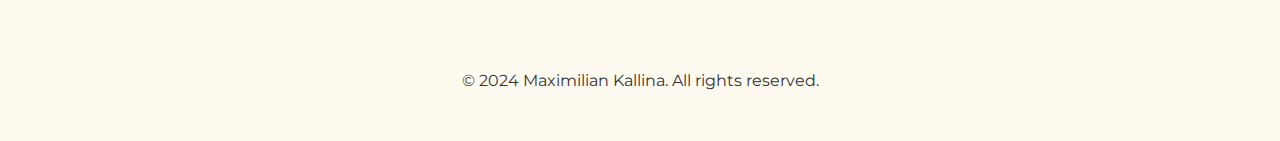
<file: en/privacy.html>
<!DOCTYPE html>
<html lang="en">
    <head>
        <meta charset="UTF-8" />
        <meta name="viewport" content="width=device-width, initial-scale=1.0" />
        <title>Wishify - Privacy Policy</title>
        <link href="https://fonts.googleapis.com/css2?family=Montserrat:wght@300;400;600&display=swap" rel="stylesheet" />
        <link rel="stylesheet" href="../styles.css" />
    </head>
    <body>
        <header>
            <nav>
                <a href="index.html" class="logo">Wishify</a>
            </nav>
        </header>
        <main>
            <div class="legal-content">
                <h1>Privacy Policy</h1>
                <p><strong>Last Updated: 15.08.24</strong></p>

                <h2>1. Introduction</h2>
                <p>
                    Welcome to Wishify ("we," "our," or "us"). This Privacy Policy explains how we collect, use, and protect your
                    information when you use our mobile application (the "App"). By using Wishify, you agree to the terms outlined in this
                    policy.
                </p>

                <h2>2. Information We Collect</h2>
                <h3>2.1 Information You Provide</h3>
                <ul>
                    <li>Wishlist items: Titles, descriptions, and neediness scores of items you add to your wishlist.</li>
                    <li>User preferences: Your chosen accent color for the app interface.</li>
                    <li>API Key: If provided, your Groq API key to enable AI-powered features.</li>
                </ul>

                <h3>2.2 Information Sent to Third-Party Services (Groq API)</h3>
                <p>When you use our AI-powered description generation feature, we send:</p>
                <ul>
                    <li>The title of the wishlist item you want to generate a description for.</li>
                </ul>

                <h3>2.3 Automatically Collected Information</h3>
                <ul>
                    <li>Diagnostic Data: Crash logs and performance data for improving the App's functionality.</li>
                </ul>

                <h2>3. How We Use Your Information</h2>
                <p>We use the collected information to:</p>
                <ul>
                    <li>Provide and maintain the Wishify service.</li>
                    <li>Improve and personalize your experience within the App.</li>
                    <li>Generate AI-powered descriptions for your wishlist items (when using the Groq API).</li>
                    <li>Analyze usage patterns and improve the App's performance.</li>
                </ul>

                <h2>4. Data Storage and Security</h2>
                <p>
                    All user data is stored locally on your device using AsyncStorage. We do not transmit or store your personal information
                    on our servers, with the exception of data sent to the Groq API for generating wishlist item descriptions.
                </p>

                <h2>5. Third-Party Services: Groq API</h2>
                <p>We use the Groq API to generate AI-powered descriptions for wishlist items. When you use this feature:</p>
                <ol>
                    <li>The title of your wishlist item is sent to Groq's servers for processing.</li>
                    <li>Groq returns a generated description, which is then stored locally on your device with your wishlist item.</li>
                    <li>We do not retain any of the data sent to or received from Groq on our servers.</li>
                </ol>
                <p>By using this feature, you agree to Groq's Terms of Service and Privacy Policy:</p>
                <ul>
                    <li><a href="https://groq.com/terms-of-use/" class="link">Groq Terms of Use</a></li>
                    <li><a href="https://groq.com/terms-of-sale/" class="link">Groq Terms of Sale</a></li>
                    <li><a href="https://groq.com/privacy-policy/" class="link">Groq Privacy Policy</a></li>
                </ul>
                <p>Please review these documents to understand how Groq handles your data. Key points from Groq's policies include:</p>
                <ul>
                    <li>Groq does not retain or train on data provided via their LLM APIs.</li>
                    <li>Prompts and context provided via Groq's LLM APIs are not retained.</li>
                    <li>Groq specializes in fast inference and does not train on your data.</li>
                </ul>

                <h2>6. Data Sharing and Disclosure</h2>
                <p>
                    We do not sell, trade, or otherwise transfer your personally identifiable information to outside parties. The only data
                    shared with a third party is the wishlist item title sent to Groq for description generation, as described above.
                </p>

                <h2>7. Your Rights and Choices</h2>
                <p>You have the right to:</p>
                <ul>
                    <li>Access, update, or delete your information within the App.</li>
                    <li>
                        Choose not to provide certain information, although this may limit your ability to use certain features of the App.
                    </li>
                </ul>

                <h2>8. Children's Privacy</h2>
                <p>
                    Our App is not intended for children under the age of 13. We do not knowingly collect personal information from children
                    under 13. If you are a parent or guardian and believe that your child has provided us with personal information, please
                    contact us so that we can delete the information.
                </p>

                <h2>9. Changes to This Privacy Policy</h2>
                <p>
                    We may update our Privacy Policy from time to time. We will notify you of any changes by posting the new Privacy Policy
                    on this page and updating the "Last Updated" date at the top of this Privacy Policy.
                </p>

                <h2>10. App Updates</h2>
                <p>
                    We may release updates to the App from time to time to improve functionality, fix bugs, or comply with new regulations.
                    These updates may affect how we collect, use, or process your information. We will notify you of any significant changes
                    to our data practices through app notifications or updates to this Privacy Policy. By continuing to use the App after an
                    update, you agree to the revised data practices as described in the updated Privacy Policy.
                </p>

                <h2>11. Contact Us</h2>
                <p>If you have any questions about this Privacy Policy, please contact us at:</p>
                <p><a href="mailto:maximilian@kallina.at" class="link">maximilian@kallina.at</a></p>

                <h2>12. Consent</h2>
                <p>
                    By using our App, you hereby consent to our Privacy Policy and agree to its terms. Additionally, by using features that
                    interact with the Groq API, you consent to the collection, use, and disclosure of your information as described in this
                    Privacy Policy and Groq's own privacy policy and terms of service.
                </p>
            </div>
        </main>
        <footer>
            <p>&copy; 2024 <a href="https://maximilian.sh" class="link">Maximilian Kallina</a>. All rights reserved.</p>
        </footer>
    </body>
</html>
</file>
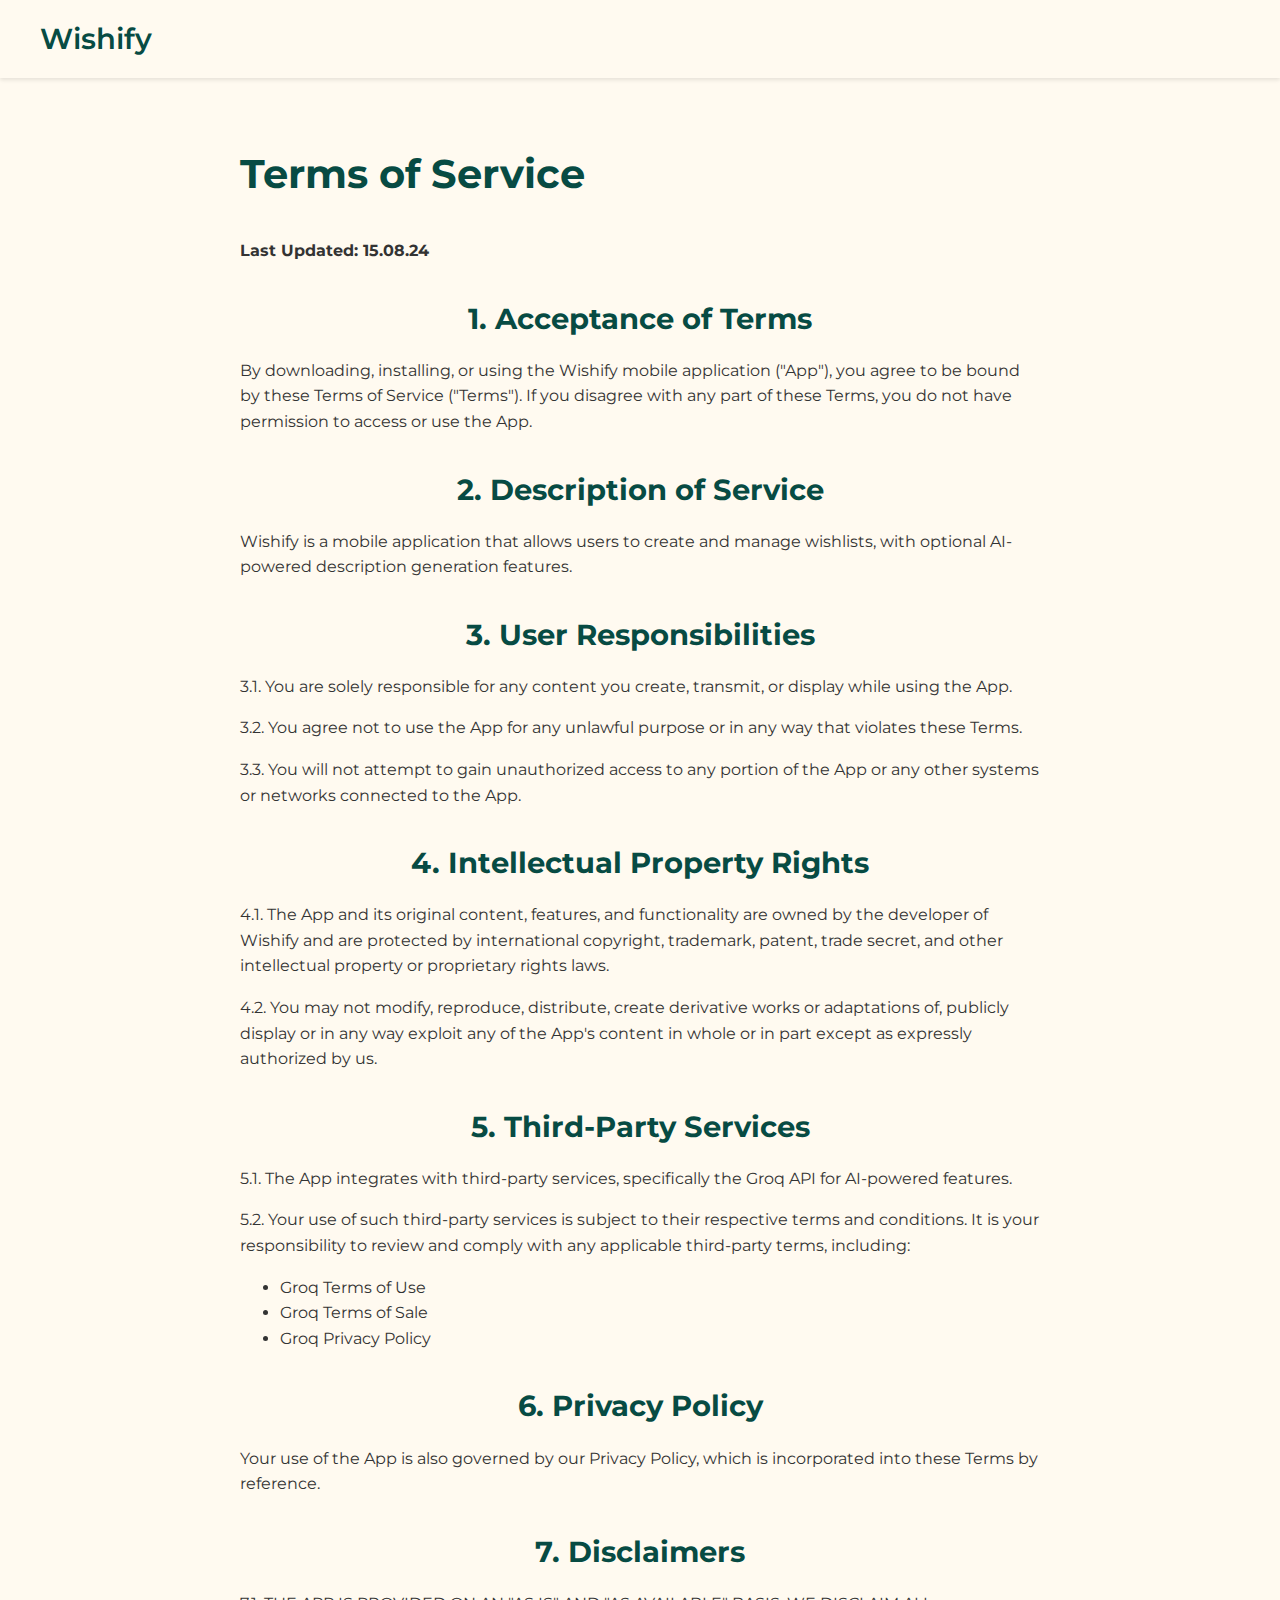
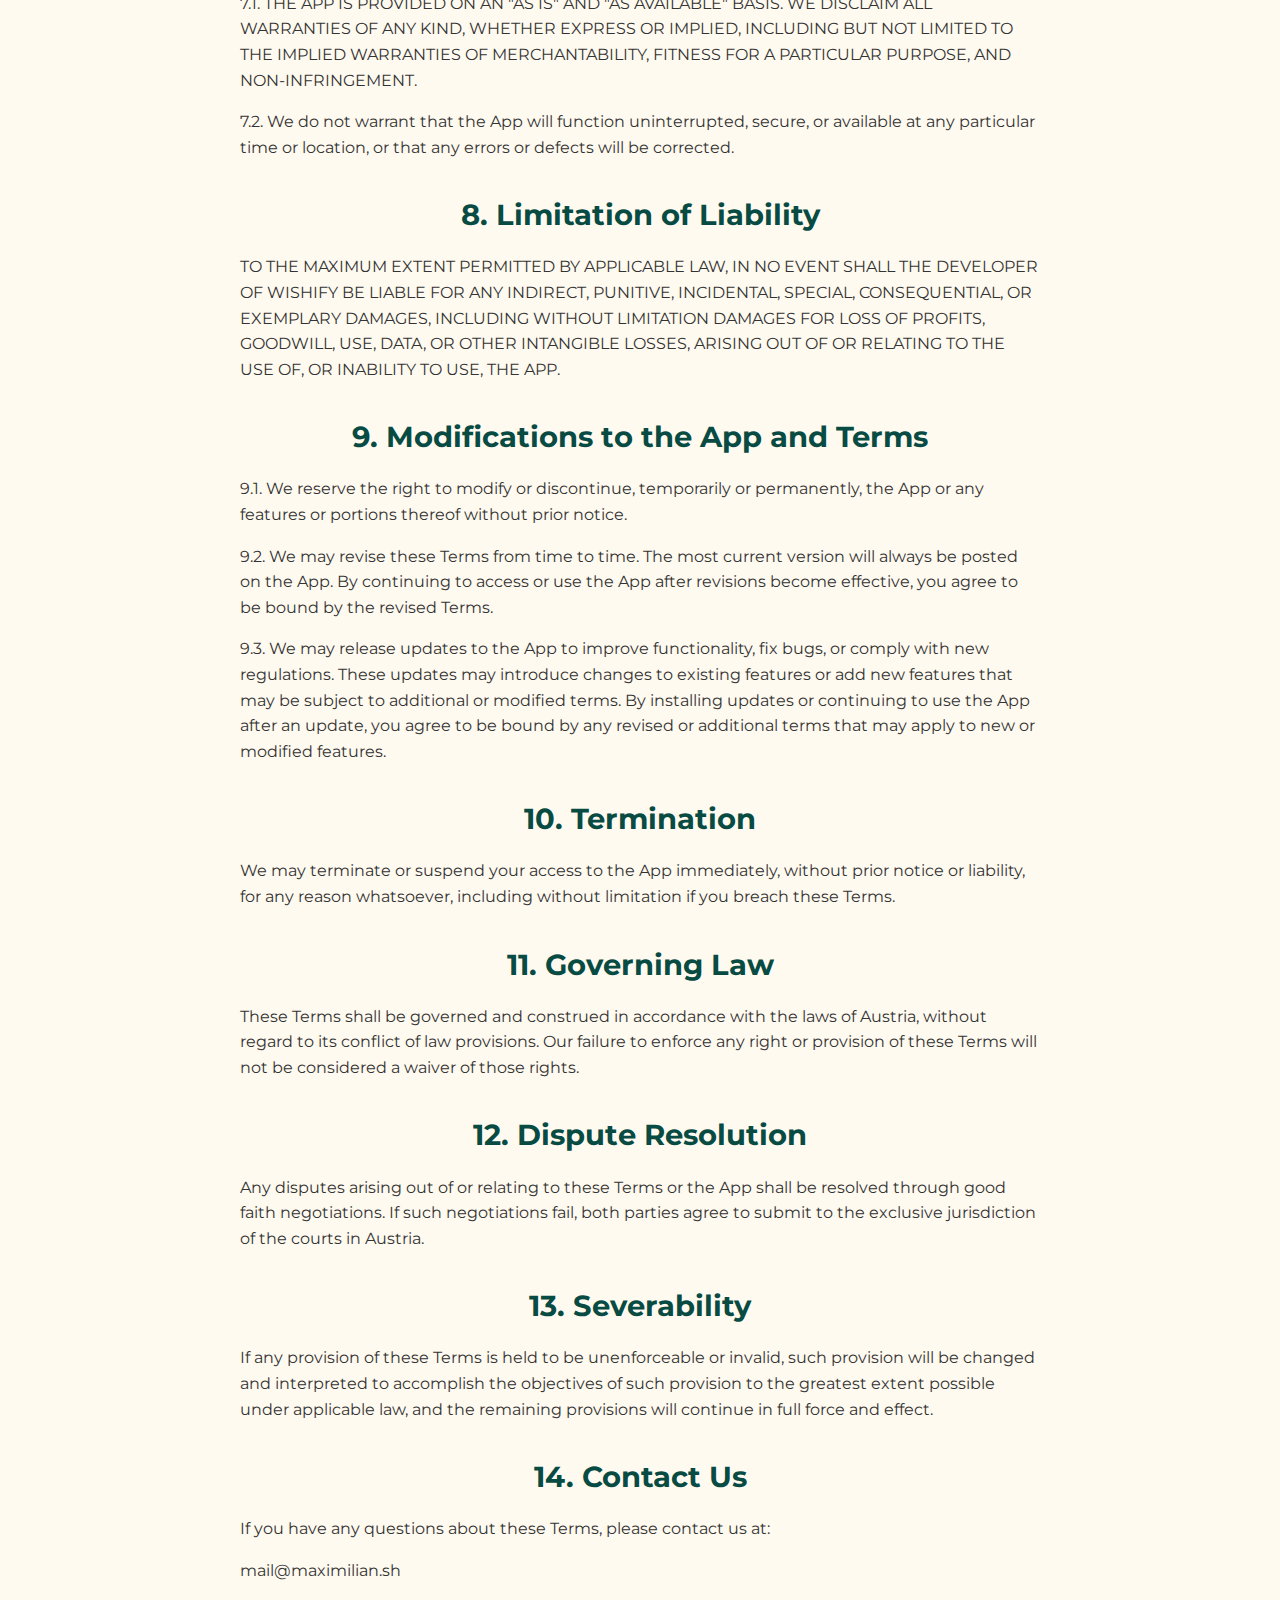
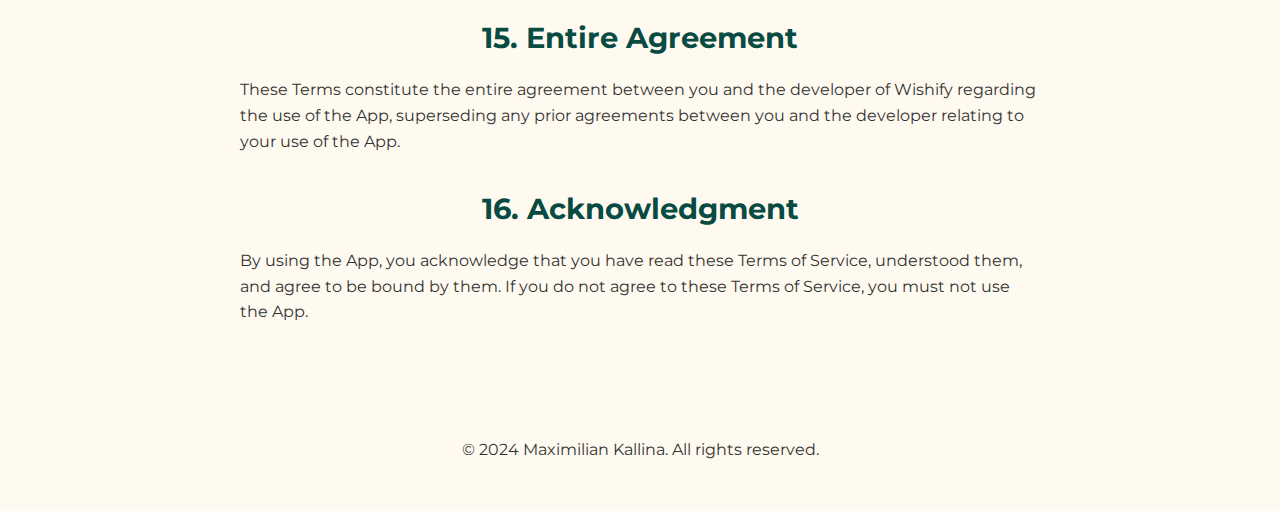
<file: en/terms.html>
<!DOCTYPE html>
<html lang="en">
    <head>
        <meta charset="UTF-8" />
        <meta name="viewport" content="width=device-width, initial-scale=1.0" />
        <title>Wishify - Terms of Service</title>
        <link href="https://fonts.googleapis.com/css2?family=Montserrat:wght@300;400;600&display=swap" rel="stylesheet" />
        <link rel="stylesheet" href="../styles.css" />
    </head>
    <body>
        <header>
            <nav>
                <a href="index.html" class="logo">Wishify</a>
            </nav>
        </header>
        <main>
            <div class="legal-content">
                <h1>Terms of Service</h1>
                <p><strong>Last Updated: 15.08.24</strong></p>

                <h2>1. Acceptance of Terms</h2>
                <p>
                    By downloading, installing, or using the Wishify mobile application ("App"), you agree to be bound by these Terms of
                    Service ("Terms"). If you disagree with any part of these Terms, you do not have permission to access or use the App.
                </p>

                <h2>2. Description of Service</h2>
                <p>
                    Wishify is a mobile application that allows users to create and manage wishlists, with optional AI-powered description
                    generation features.
                </p>

                <h2>3. User Responsibilities</h2>
                <p>3.1. You are solely responsible for any content you create, transmit, or display while using the App.</p>
                <p>3.2. You agree not to use the App for any unlawful purpose or in any way that violates these Terms.</p>
                <p>
                    3.3. You will not attempt to gain unauthorized access to any portion of the App or any other systems or networks
                    connected to the App.
                </p>

                <h2>4. Intellectual Property Rights</h2>
                <p>
                    4.1. The App and its original content, features, and functionality are owned by the developer of Wishify and are
                    protected by international copyright, trademark, patent, trade secret, and other intellectual property or proprietary
                    rights laws.
                </p>
                <p>
                    4.2. You may not modify, reproduce, distribute, create derivative works or adaptations of, publicly display or in any
                    way exploit any of the App's content in whole or in part except as expressly authorized by us.
                </p>

                <h2>5. Third-Party Services</h2>
                <p>5.1. The App integrates with third-party services, specifically the Groq API for AI-powered features.</p>
                <p>
                    5.2. Your use of such third-party services is subject to their respective terms and conditions. It is your
                    responsibility to review and comply with any applicable third-party terms, including:
                </p>
                <ul>
                    <li><a href="https://wow.groq.com/terms-of-use/" class="link">Groq Terms of Use</a></li>
                    <li><a href="https://console.groq.com/docs/terms-of-sale" class="link">Groq Terms of Sale</a></li>
                    <li><a href="https://wow.groq.com/privacy-policy/" class="link">Groq Privacy Policy</a></li>
                </ul>

                <h2>6. Privacy Policy</h2>
                <p>Your use of the App is also governed by our Privacy Policy, which is incorporated into these Terms by reference.</p>

                <h2>7. Disclaimers</h2>
                <p>
                    7.1. THE APP IS PROVIDED ON AN "AS IS" AND "AS AVAILABLE" BASIS. WE DISCLAIM ALL WARRANTIES OF ANY KIND, WHETHER EXPRESS
                    OR IMPLIED, INCLUDING BUT NOT LIMITED TO THE IMPLIED WARRANTIES OF MERCHANTABILITY, FITNESS FOR A PARTICULAR PURPOSE,
                    AND NON-INFRINGEMENT.
                </p>
                <p>
                    7.2. We do not warrant that the App will function uninterrupted, secure, or available at any particular time or
                    location, or that any errors or defects will be corrected.
                </p>

                <h2>8. Limitation of Liability</h2>
                <p>
                    TO THE MAXIMUM EXTENT PERMITTED BY APPLICABLE LAW, IN NO EVENT SHALL THE DEVELOPER OF WISHIFY BE LIABLE FOR ANY
                    INDIRECT, PUNITIVE, INCIDENTAL, SPECIAL, CONSEQUENTIAL, OR EXEMPLARY DAMAGES, INCLUDING WITHOUT LIMITATION DAMAGES FOR
                    LOSS OF PROFITS, GOODWILL, USE, DATA, OR OTHER INTANGIBLE LOSSES, ARISING OUT OF OR RELATING TO THE USE OF, OR INABILITY
                    TO USE, THE APP.
                </p>

                <h2>9. Modifications to the App and Terms</h2>
                <p>
                    9.1. We reserve the right to modify or discontinue, temporarily or permanently, the App or any features or portions
                    thereof without prior notice.
                </p>
                <p>
                    9.2. We may revise these Terms from time to time. The most current version will always be posted on the App. By
                    continuing to access or use the App after revisions become effective, you agree to be bound by the revised Terms.
                </p>
                <p>
                    9.3. We may release updates to the App to improve functionality, fix bugs, or comply with new regulations. These updates
                    may introduce changes to existing features or add new features that may be subject to additional or modified terms. By
                    installing updates or continuing to use the App after an update, you agree to be bound by any revised or additional
                    terms that may apply to new or modified features.
                </p>

                <h2>10. Termination</h2>
                <p>
                    We may terminate or suspend your access to the App immediately, without prior notice or liability, for any reason
                    whatsoever, including without limitation if you breach these Terms.
                </p>

                <h2>11. Governing Law</h2>
                <p>
                    These Terms shall be governed and construed in accordance with the laws of Austria, without regard to its conflict of
                    law provisions. Our failure to enforce any right or provision of these Terms will not be considered a waiver of those
                    rights.
                </p>

                <h2>12. Dispute Resolution</h2>
                <p>
                    Any disputes arising out of or relating to these Terms or the App shall be resolved through good faith negotiations. If
                    such negotiations fail, both parties agree to submit to the exclusive jurisdiction of the courts in Austria.
                </p>

                <h2>13. Severability</h2>
                <p>
                    If any provision of these Terms is held to be unenforceable or invalid, such provision will be changed and interpreted
                    to accomplish the objectives of such provision to the greatest extent possible under applicable law, and the remaining
                    provisions will continue in full force and effect.
                </p>

                <h2>14. Contact Us</h2>
                <p>If you have any questions about these Terms, please contact us at:</p>
                <p><a href="mailto:mail@maximilian.sh" class="link">mail@maximilian.sh</a></p>

                <h2>15. Entire Agreement</h2>
                <p>
                    These Terms constitute the entire agreement between you and the developer of Wishify regarding the use of the App,
                    superseding any prior agreements between you and the developer relating to your use of the App.
                </p>

                <h2>16. Acknowledgment</h2>
                <p>
                    By using the App, you acknowledge that you have read these Terms of Service, understood them, and agree to be bound by
                    them. If you do not agree to these Terms of Service, you must not use the App.
                </p>
            </div>
        </main>
        <footer>
            <p>&copy; 2024 <a href="https://maximilian.sh" class="link">Maximilian Kallina</a>. All rights reserved.</p>
        </footer>
    </body>
</html>
</file>
<file: styles.css>
:root {
    --primary-color: #074b43;
    --text-color: #333;
    --background-color: #fffaf0;
    --link-color: #074b43; /* Changed from #fffaf0 to match primary color */
    --link-hover-color: #0a7268; /* Slightly lighter shade for hover */
}

html {
    scroll-behavior: smooth;
}

body {
    font-family: "Montserrat", sans-serif;
    line-height: 1.6;
    margin: 0;
    padding: 0;
    background-color: var(--background-color);
    color: var(--text-color);
}

.coming-soon {
    background-color: var(--primary-color);
    color: var(--background-color);
    display: flex;
    flex-direction: column;
    justify-content: center;
    align-items: center;
    min-height: 100vh;
}

header {
    background-color: var(--background-color);
    padding: 1rem 2rem;
    box-shadow: 0 2px 4px rgba(0, 0, 0, 0.1);
}

nav {
    display: flex;
    justify-content: space-between;
    align-items: center;
    max-width: 1200px;
    margin: 0 auto;
}

.logo {
    font-size: 1.8rem;
    font-weight: 600;
    color: var(--primary-color);
    text-decoration: none;
}

.logo:hover {
    color: var(--primary-color);
}

main {
    max-width: 1200px;
    margin: 0 auto;
    padding: 2rem;
}

#hero {
    text-align: center;
    padding: 4rem 0;
}

h1 {
    font-size: 4rem;
    margin-bottom: 1rem;
    color: var(--background-color);
}

h2 {
    font-size: 2.5rem;
    margin-bottom: 2rem;
    text-align: center;
    color: var(--primary-color);
}

.coming-soon p {
    font-size: 1.5rem;
    margin-bottom: 2rem;
}

.cta-container {
    margin-top: 2rem;
}

.cta-button {
    display: inline-flex;
    align-items: center;
    background-color: var(--background-color);
    color: var(--primary-color);
    padding: 12px 24px;
    border-radius: 30px;
    font-weight: 600;
    text-decoration: none;
    transition: background-color 0.3s ease, transform 0.3s ease, color 0.3s ease;
}

.cta-button:hover {
    background-color: var(--link-hover-color);
    color: var(--background-color);
    transform: translateY(-3px);
    text-decoration: none;
}

.cta-button i {
    margin-right: 8px;
}

footer {
    background-color: var(--background-color);
    text-align: center;
    padding: 2rem;
    margin-top: auto;
}

.coming-soon footer {
    background-color: transparent;
    color: var(--background-color);
}

.footer-links {
    margin-bottom: 1rem;
}

.footer-links a {
    margin: 0 0.5rem;
    color: inherit;
    text-decoration: none;
    transition: color 0.3s ease, opacity 0.3s ease;
}

.coming-soon .footer-links a {
    color: var(--background-color);
}

.coming-soon .footer-links a:hover {
    color: var(--background-color);
    opacity: 0.8;
    text-decoration: underline;
}

.footer-links a:hover {
    color: var(--link-hover-color);
    opacity: 0.8;
    text-decoration: underline;
}

/* Styles for legal pages */
.legal-content {
    max-width: 800px;
    margin: 2rem auto;
    padding: 0 1rem;
}

.legal-content h1 {
    color: var(--primary-color);
    font-size: 2.5rem;
    margin-bottom: 2rem;
}

.legal-content h2 {
    color: var(--primary-color);
    font-size: 1.8rem;
    margin-top: 2rem;
    margin-bottom: 1rem;
}

.legal-content p {
    margin-bottom: 1rem;
}

.link {
    color: var(--text-color);
}

.link:hover {
    color: var(--text-color);
}

@media (max-width: 768px) {
    h1 {
        font-size: 3rem;
    }

    h2 {
        font-size: 2rem;
    }

    .coming-soon p {
        font-size: 1.2rem;
    }

    .legal-content h1 {
        font-size: 2rem;
    }

    .legal-content h2 {
        font-size: 1.5rem;
    }
}

@media (max-width: 620px) {
    h1 {
        font-size: 2.5rem;
    }

    h2 {
        font-size: 1.8rem;
    }

    .coming-soon p {
        font-size: 1rem;
    }

    .legal-content h1 {
        font-size: 1.8rem;
    }

    .legal-content h2 {
        font-size: 1.3rem;
    }

    .coming-soon .footer-links {
        display: flex;
        flex-direction: column;
        align-items: center;
    }

    .coming-soon .footer-links a {
        margin: 0.5rem 0;
    }
}

a {
    color: var(--link-color);
    text-decoration: none;
    transition: color 0.3s ease, text-decoration 0.3s ease;
}

a:hover {
    color: var(--link-hover-color);
    text-decoration: underline;
}

.coming-soon a {
    color: var(--background-color);
}

.coming-soon a:hover {
    color: var(--background-color);
    opacity: 0.8;
    text-decoration: none;
}

.coming-soon .cta-button {
    color: var(--primary-color);
}

.coming-soon .cta-button:hover {
    color: var(--background-color);
}
</file>
